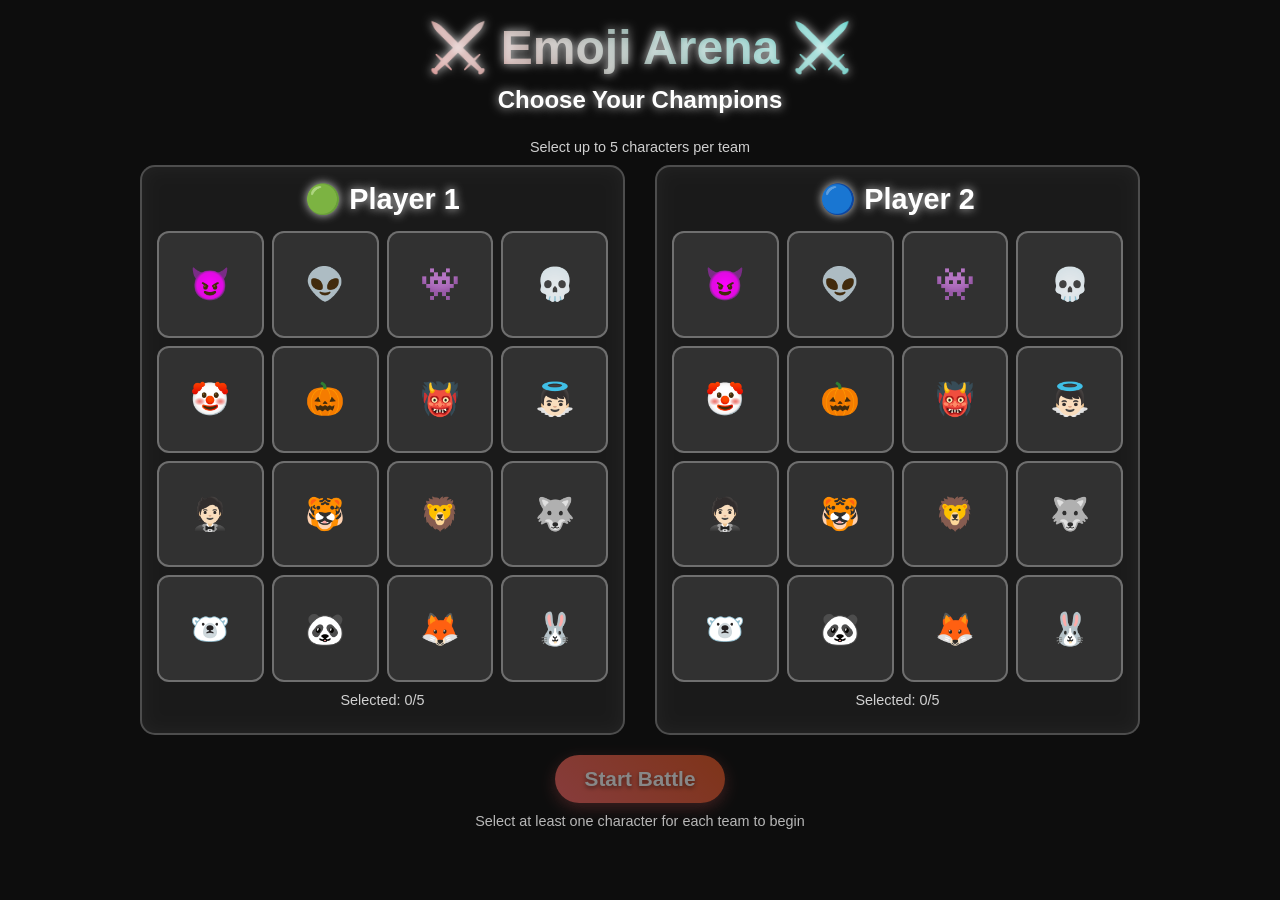
<file: index.html>
<!DOCTYPE html>
<html lang="en">
<head>
  <meta charset="UTF-8" />
  <meta name="viewport" content="width=device-width, initial-scale=1.0" />
  <title>Emoji Arena</title>
  <style>
    :root {
      --player1-color: #4CAF50;
      --player2-color: #2196F3;
      --arena-bg: linear-gradient(135deg, #1e1e2e, #2d2d44);
      --text-glow: 0 0 10px rgba(255, 255, 255, 0.8);
    }

    * {
      box-sizing: border-box;
    }

    body {
      font-family: 'Segoe UI', Tahoma, Geneva, Verdana, sans-serif;
      margin: 0;
      padding: 0;
      overflow: hidden;
      background: var(--arena-bg);
      color: #fff;
      user-select: none;
    }

    /* Character Selection Overlay */
    .overlay {
      position: fixed;
      top: 0;
      left: 0;
      width: 100vw;
      height: 100vh;
      background: rgba(0, 0, 0, 0.95);
      display: flex;
      flex-direction: column;
      align-items: center;
      justify-content: flex-start;
      z-index: 9999;
      overflow-y: auto;
      padding: 10px;
      backdrop-filter: blur(10px);
    }

    .overlay h1 {
      font-size: clamp(1.5rem, 5vw, 3rem);
      margin: 10px 0;
      text-shadow: var(--text-glow);
      background: linear-gradient(45deg, #ff6b6b, #4ecdc4, #45b7d1, #f9ca24);
      background-size: 400% 400%;
      -webkit-background-clip: text;
      -webkit-text-fill-color: transparent;
      background-clip: text;
      animation: gradient 3s ease infinite;
      text-align: center;
    }

    .overlay h2 {
      font-size: clamp(1rem, 3vw, 1.5rem);
      margin: 0 0 15px 0;
      text-shadow: var(--text-glow);
      text-align: center;
    }

    @keyframes gradient {
      0% { background-position: 0% 50%; }
      50% { background-position: 100% 50%; }
      100% { background-position: 0% 50%; }
    }

    .team-select {
      display: flex;
      flex-direction: column;
      width: 100%;
      max-width: 1000px;
      gap: 20px;
    }

    @media (min-width: 768px) {
      .team-select {
        flex-direction: row;
        gap: 30px;
      }
    }

    .team {
      flex: 1;
      min-width: 280px;
      background: rgba(255, 255, 255, 0.1);
      border-radius: 15px;
      padding: 15px;
      backdrop-filter: blur(10px);
      border: 2px solid rgba(255, 255, 255, 0.2);
    }

    .team h3 {
      text-align: center;
      font-size: clamp(1rem, 4vw, 1.8rem);
      margin: 0 0 15px 0;
      text-shadow: var(--text-glow);
    }

    .character-grid {
      display: grid;
      grid-template-columns: repeat(4, 1fr);
      gap: 8px;
      margin-top: 10px;
    }

    @media (min-width: 480px) {
      .character-grid {
        grid-template-columns: repeat(6, 1fr);
      }
    }

    @media (min-width: 768px) {
      .character-grid {
        grid-template-columns: repeat(4, 1fr);
      }
    }

    .char-btn {
      aspect-ratio: 1;
      font-size: clamp(1.2rem, 5vw, 2rem);
      padding: 8px;
      background: rgba(255, 255, 255, 0.1);
      border: 2px solid rgba(255, 255, 255, 0.3);
      border-radius: 12px;
      cursor: pointer;
      color: white;
      transition: all 0.3s ease;
      position: relative;
      overflow: hidden;
      display: flex;
      align-items: center;
      justify-content: center;
      min-height: 45px;
    }

    .char-btn:hover {
      background: rgba(255, 255, 255, 0.2);
      transform: scale(1.05);
      box-shadow: 0 5px 15px rgba(0, 0, 0, 0.3);
    }

    .char-btn:active {
      transform: scale(0.95);
    }

    .char-btn.selected-p1 {
      background: var(--player1-color);
      border-color: var(--player1-color);
      color: white;
      box-shadow: 0 0 20px rgba(76, 175, 80, 0.6);
    }

    .char-btn.selected-p2 {
      background: var(--player2-color);
      border-color: var(--player2-color);
      color: white;
      box-shadow: 0 0 20px rgba(33, 150, 243, 0.6);
    }

    .selection-info {
      text-align: center;
      margin: 10px 0;
      font-size: clamp(0.7rem, 2.5vw, 0.9rem);
      opacity: 0.8;
    }

    .controls {
      margin-top: 20px;
      text-align: center;
      width: 100%;
    }

    .start-btn {
      font-size: clamp(1rem, 3vw, 1.3rem);
      padding: 12px 30px;
      background: linear-gradient(45deg, #ff6b6b, #ee5a24);
      border: none;
      border-radius: 25px;
      color: white;
      cursor: pointer;
      font-weight: bold;
      text-shadow: 0 2px 4px rgba(0, 0, 0, 0.5);
      box-shadow: 0 5px 15px rgba(255, 107, 107, 0.4);
      transition: all 0.3s ease;
      min-width: 150px;
    }

    .start-btn:hover:not(:disabled) {
      transform: translateY(-2px);
      box-shadow: 0 7px 20px rgba(255, 107, 107, 0.6);
    }

    .start-btn:active {
      transform: translateY(0);
    }

    .start-btn:disabled {
      opacity: 0.5;
      cursor: not-allowed;
      transform: none;
    }

    .hint {
      margin: 10px 0 0 0;
      font-size: clamp(0.6rem, 2vw, 0.9rem);
      opacity: 0.7;
      text-align: center;
    }

    /* Arena Container */
    .arena-container {
      width: 100vw;
      height: 100vh;
      display: none;
      flex-direction: column;
      justify-content: center;
      align-items: center;
      padding: 10px;
    }

    .info-header {
      text-align: center;
      font-size: clamp(1rem, 3vw, 1.5rem);
      margin-bottom: 10px;
      text-shadow: var(--text-glow);
      font-weight: bold;
    }

    .hp-area {
      display: flex;
      flex-direction: row;
      justify-content: space-between;
      align-items: flex-start;
      gap: 10px;
      margin-bottom: 15px;
      width: 100%;
      max-width: 100vw;
      min-height: 60px;
      overflow: hidden;
      padding: 0 5px;
      box-sizing: border-box;
    }

    .team-column {
      flex: 1;
      max-width: 48%;
      min-width: 120px;
      overflow: hidden;
    }

    .team-header {
      font-size: clamp(0.8rem, 2.5vw, 1.2rem);
      font-weight: bold;
      text-align: center;
      margin-bottom: 8px;
      color: #fff;
      text-shadow: 0 2px 4px rgba(0, 0, 0, 0.8);
      border-bottom: 2px solid rgba(255, 255, 255, 0.3);
      padding-bottom: 3px;
    }

    .hp-container {
      margin-bottom: 5px;
    }

    .hp-bar-wrapper {
      display: flex;
      align-items: center;
      gap: 5px;
      background: rgba(0, 0, 0, 0.3);
      padding: 3px 6px;
      border-radius: 6px;
      border: 1px solid rgba(255, 255, 255, 0.2);
      margin-bottom: 3px;
    }

    #player1HP .hp-bar-wrapper {
      justify-content: flex-start;
    }

    #player2HP .hp-bar-wrapper {
      justify-content: flex-end;
      flex-direction: row-reverse;
    }

    .character-icon {
      font-size: clamp(1rem, 3vw, 1.5rem);
      min-width: 25px;
      text-align: center;
    }

    .hp-bar {
      background: rgba(0, 0, 0, 0.7);
      height: 16px;
      border-radius: 8px;
      flex: 1;
      min-width: 50px;
      max-width: 120px;
      position: relative;
      border: 1px solid rgba(255, 255, 255, 0.3);
      overflow: hidden;
    }

    .hp-bar .current-hp {
      background: linear-gradient(90deg, #4CAF50, #8BC34A);
      height: 100%;
      position: absolute;
      top: 0;
      left: 0;
      border-radius: 6px;
      transition: width 0.5s ease;
      width: 100%;
    }

    .hp-bar .shield {
      background: linear-gradient(90deg, #fff, #e0e0e0);
      height: 100%;
      position: absolute;
      top: 0;
      right: 0;
      border-radius: 0 6px 6px 0;
      opacity: 0.9;
      width: 0%;
    }

    .hp-bar .fakehp {
      background: linear-gradient(90deg, #ffeb3b, #ffc107);
      height: 100%;
      position: absolute;
      top: 0;
      left: 0;
      border-radius: 6px 0 0 6px;
      opacity: 0.8;
      width: 0%;
    }

    .hp-text {
      font-size: clamp(0.6rem, 2vw, 0.8rem);
      color: #fff;
      min-width: 40px;
      text-align: right;
      font-weight: bold;
      text-shadow: 0 1px 2px rgba(0, 0, 0, 0.8);
    }

    canvas {
      border: 3px solid rgba(255, 255, 255, 0.8);
      border-radius: 10px;
      flex: 1;
      max-width: 95vw;
      max-height: 65vh;
      background: radial-gradient(circle, #2c2c54, #1a1a2e);
      box-shadow: 0 0 30px rgba(0, 0, 0, 0.5);
      transition: all 0.5s ease;
    }

    canvas.hell-trial {
      background: radial-gradient(circle, #4a1a1a, #2a0a0a);
      border-color: #ff4444;
      box-shadow: 0 0 30px rgba(255, 68, 68, 0.5);
    }

    /* Game Over Screen */
    .game-over {
      position: fixed;
      top: 50%;
      left: 50%;
      transform: translate(-50%, -50%);
      background: rgba(0, 0, 0, 0.95);
      padding: 30px;
      border: 3px solid #fff;
      border-radius: 20px;
      text-align: center;
      z-index: 10000;
      backdrop-filter: blur(20px);
      box-shadow: 0 0 50px rgba(0, 0, 0, 0.8);
      display: none;
    }

    .game-over.show {
      display: block;
    }

    .game-over h2 {
      margin: 0 0 20px 0;
      color: #fff;
      font-size: clamp(1.5rem, 5vw, 2.5rem);
      text-shadow: var(--text-glow);
    }

    .game-over .winner {
      font-size: clamp(2rem, 8vw, 4rem);
      margin: 20px 0;
      background: linear-gradient(45deg, #ffd700, #ff8c00);
      -webkit-background-clip: text;
      -webkit-text-fill-color: transparent;
      background-clip: text;
      animation: pulse 2s ease-in-out infinite;
    }

    @keyframes pulse {
      0%, 100% { transform: scale(1); }
      50% { transform: scale(1.05); }
    }

    .reset-btn {
      margin-top: 15px;
      padding: 12px 25px;
      font-size: clamp(0.9rem, 2.5vw, 1.1rem);
      cursor: pointer;
      background: linear-gradient(45deg, #e74c3c, #c0392b);
      color: white;
      border: 2px solid #e74c3c;
      border-radius: 8px;
      transition: all 0.3s ease;
      backdrop-filter: blur(10px);
      font-weight: bold;
    }

    .reset-btn:hover {
      background: linear-gradient(45deg, #c0392b, #a93226);
      transform: translateY(-2px);
      box-shadow: 0 5px 15px rgba(231, 76, 60, 0.4);
    }

    /* Death Animation */
    .death-animation {
      position: absolute;
      pointer-events: none;
      font-size: 48px;
      animation: deathPop 2s ease-out forwards;
      z-index: 1000;
    }

    @keyframes deathPop {
      0% { 
        transform: scale(1) rotate(0deg); 
        opacity: 1; 
      }
      50% { 
        transform: scale(2.5) rotate(180deg); 
        opacity: 0.8; 
      }
      100% { 
        transform: scale(0) rotate(360deg); 
        opacity: 0; 
      }
    }

    /* Status Indicators */
    .status-indicators {
      position: absolute;
      top: 5px;
      right: 5px;
      display: flex;
      gap: 2px;
      flex-wrap: wrap;
      max-width: 60px;
    }

    .status-indicator {
      background: rgba(0, 0, 0, 0.8);
      color: white;
      font-size: 0.6rem;
      padding: 1px 3px;
      border-radius: 3px;
      border: 1px solid rgba(255, 255, 255, 0.3);
    }

    /* Responsive adjustments */
    @media (max-width: 480px) {
      .overlay {
        padding: 5px;
      }
      
      .team {
        padding: 10px;
        min-width: 250px;
      }
      
      .character-grid {
        gap: 5px;
      }
      
      .hp-area {
        gap: 5px;
        margin-bottom: 10px;
      }
      
      canvas {
        max-height: 55vh;
      }
    }

    @media (max-height: 600px) {
      .overlay {
        padding: 5px;
      }
      
      .overlay h1 {
        margin: 5px 0;
      }
      
      .team {
        padding: 10px;
      }
      
      .controls {
        margin-top: 10px;
      }
    }

    /* Character Visual Effects */
    .frozen {
      animation: frozen 2s ease-in-out infinite;
      filter: brightness(0.8) hue-rotate(180deg);
    }

    @keyframes frozen {
      0% { 
        box-shadow: 0 0 15px #87ceeb; 
        filter: brightness(0.8) hue-rotate(180deg);
      }
      50% { 
        box-shadow: 0 0 25px #87ceeb, 0 0 35px #00bfff; 
        filter: brightness(0.6) hue-rotate(180deg);
      }
      100% { 
        box-shadow: 0 0 15px #87ceeb; 
        filter: brightness(0.8) hue-rotate(180deg);
      }
    }

    .blinkFlash {
      animation: blinkFlash 0.3s ease-out;
    }

    @keyframes blinkFlash {
      0% { 
        transform: scale(0) rotate(0deg);
        opacity: 1;
      }
      50% {
        transform: scale(1) rotate(180deg);
        opacity: 0.8;
      }
      100% { 
        transform: scale(0) rotate(360deg);
        opacity: 0;
      }
    }

    .overloadPulse {
      animation: overloadPulse 2s ease-out infinite;
    }

    @keyframes overloadPulse {
      0% { 
        transform: scale(0);
        opacity: 1;
      }
      50% {
        transform: scale(1.2);
        opacity: 0.8;
      }
      100% { 
        transform: scale(2);
        opacity: 0;
      }
    }

    .progressionFlash {
      animation: progressionFlash 0.5s ease-in-out;
    }

    @keyframes progressionFlash {
      0% { box-shadow: 0 0 10px #00ff88; }
      50% { box-shadow: 0 0 30px #00ff88, 0 0 40px #00ff88; }
      100% { box-shadow: 0 0 10px #00ff88; }
    }

    .frenzyBoost {
      animation: frenzyBoost 0.3s ease-out;
    }

    @keyframes frenzyBoost {
      0% { 
        box-shadow: 0 0 15px #ff6600; 
        transform: scale(1.0);
      }
      50% { 
        box-shadow: 0 0 25px #ff6600, 0 0 35px #ff8c00; 
        transform: scale(1.05);
      }
      100% { 
        box-shadow: 0 0 15px #ff6600; 
        transform: scale(1.0);
      }
    }

    .frenzy-low {
      filter: brightness(1.0) saturate(1.0);
    }

    .frenzy-medium {
      filter: brightness(1.2) saturate(1.3) hue-rotate(15deg);
    }

    .frenzy-high {
      filter: brightness(1.5) saturate(1.6) hue-rotate(30deg);
    }

    .frenzy-max {
      filter: brightness(2.0) saturate(2.0) hue-rotate(45deg);
      box-shadow: 0 0 20px #ff6600;
    }

    .burning {
      animation: burning 1s ease-in-out infinite;
    }

    @keyframes burning {
      0% { 
        box-shadow: 0 0 10px #ff4444; 
        filter: brightness(1.0);
      }
      50% { 
        box-shadow: 0 0 20px #ff4444, 0 0 30px #ff6666; 
        filter: brightness(1.3);
      }
      100% { 
        box-shadow: 0 0 10px #ff4444; 
        filter: brightness(1.0);
      }
    }

    .marked {
      animation: marked 2s ease-in-out infinite;
    }

    @keyframes marked {
      0% { box-shadow: 0 0 10px #00bfff; }
      50% { box-shadow: 0 0 20px #00bfff, 0 0 30px #00bfff; }
      100% { box-shadow: 0 0 10px #00bfff; }
    }

    .stunned {
      animation: stunned 0.5s ease-in-out infinite;
    }

    @keyframes stunned {
      0% { transform: scale(1.0) rotate(0deg); }
      25% { transform: scale(0.95) rotate(-2deg); }
      50% { transform: scale(1.0) rotate(0deg); }
      75% { transform: scale(0.95) rotate(2deg); }
      100% { transform: scale(1.0) rotate(0deg); }
    }

    .invulnerable {
      animation: invulnerable 1s ease-in-out infinite;
    }

    @keyframes invulnerable {
      0% { 
        box-shadow: 0 0 15px #ffd700; 
        filter: brightness(1.2);
      }
      50% { 
        box-shadow: 0 0 25px #ffd700, 0 0 35px #ffed4e; 
        filter: brightness(1.5);
      }
      100% { 
        box-shadow: 0 0 15px #ffd700; 
        filter: brightness(1.2);
      }
    }

    .mimicking {
      animation: mimicking 2s ease-in-out infinite;
    }

    @keyframes mimicking {
      0% { 
        transform: scale(1.0);
        filter: hue-rotate(0deg) brightness(1.0);
      }
      50% { 
        transform: scale(1.1);
        filter: hue-rotate(180deg) brightness(1.3);
      }
      100% { 
        transform: scale(1.0);
        filter: hue-rotate(360deg) brightness(1.0);
      }
    }

    .charging {
      animation: charging 1s ease-in-out infinite;
    }

    @keyframes charging {
      0% { 
        box-shadow: 0 0 10px #00ff00; 
        transform: scale(1.0);
      }
      50% { 
        box-shadow: 0 0 20px #00ff00, 0 0 30px #32cd32; 
        transform: scale(1.05);
      }
      100% { 
        box-shadow: 0 0 10px #00ff00; 
        transform: scale(1.0);
      }
    }

    .enraged {
      animation: enraged 0.5s ease-in-out infinite;
    }

    @keyframes enraged {
      0% { 
        box-shadow: 0 0 15px #ff0000; 
        filter: brightness(1.2) saturate(1.5);
      }
      50% { 
        box-shadow: 0 0 25px #ff0000, 0 0 35px #ff4444; 
        filter: brightness(1.5) saturate(2.0);
      }
      100% { 
        box-shadow: 0 0 15px #ff0000; 
        filter: brightness(1.2) saturate(1.5);
      }
    }
  </style>
</head>
<body>
  <div class="overlay" id="characterSelect">
    <h1>⚔️ Emoji Arena ⚔️</h1>
    <h2>Choose Your Champions</h2>
    <div class="selection-info">Select up to 5 characters per team</div>
    <div class="team-select">
      <div class="team">
        <h3>🟢 Player 1</h3>
        <div class="character-grid" id="player1Chars"></div>
        <div class="selection-info">Selected: <span id="p1Count">0</span>/5</div>
      </div>
      <div class="team">
        <h3>🔵 Player 2</h3>
        <div class="character-grid" id="player2Chars"></div>
        <div class="selection-info">Selected: <span id="p2Count">0</span>/5</div>
      </div>
    </div>
    <div class="controls">
      <button class="start-btn" onclick="startGame()" id="startBtn" disabled>Start Battle</button>
      <div class="hint">Select at least one character for each team to begin</div>
    </div>
  </div>

  <div class="arena-container" id="arenaContainer">
    <div class="info-header" id="matchInfo"></div>
    <div class="hp-area">
      <div class="team-column" id="player1HP">
        <div class="team-header">🟢 Player 1</div>
      </div>
      <div class="team-column" id="player2HP">
        <div class="team-header">🔵 Player 2</div>
      </div>
    </div>
    <canvas id="arena"></canvas>
    <div class="status-indicators" id="globalStatus"></div>
  </div>

  <div class="game-over" id="gameOver">
    <h2 id="gameOverTitle">Game Over</h2>
    <div class="winner" id="winnerText"></div>
    <button class="reset-btn" onclick="resetGame()">Play Again</button>
  </div>



  <script>
    // Character definitions with emojis
    const characters = [
      { emoji: "😈", name: "Demonlord" },
      { emoji: "👽", name: "Terestro" },
      { emoji: "👾", name: "Gamemaster" },
      { emoji: "💀", name: "Deathblow" },
      { emoji: "🤡", name: "Mimic" },
      { emoji: "🎃", name: "Tricker" },
      { emoji: "👹", name: "Grinch" },
      { emoji: "👼🏻", name: "Angerus" },
      { emoji: "🤵🏻", name: "Magico" },
      { emoji: "🐯", name: "Clawhard" },
      { emoji: "🦁", name: "Kingstone" },
      { emoji: "🐺", name: "Moonhowl" },
      { emoji: "🐻‍❄️", name: "Antarticus" },
      { emoji: "🐼", name: "Black Spot" },
      { emoji: "🦊", name: "Frenzy" },
      { emoji: "🐰", name: "Hopper" }
    ];

    // Game state
    let selectedP1 = [];
    let selectedP2 = [];
    let ctx, canvas;
    let charactersInArena = [];
    let projectiles = [];
    let gameRunning = false;
    let gameTime = 0;

    // Audio system for sound effects
    class AudioManager {
      constructor() {
        this.audioContext = null;
        this.initAudio();
      }

      initAudio() {
        try {
          this.audioContext = new (window.AudioContext || window.webkitAudioContext)();
        } catch (e) {
          console.warn('Audio not supported');
        }
      }

      playSound(frequency, duration = 0.1, type = 'sine', volume = 0.1) {
        if (!this.audioContext) return;
        
        try {
          const oscillator = this.audioContext.createOscillator();
          const gainNode = this.audioContext.createGain();
          
          oscillator.connect(gainNode);
          gainNode.connect(this.audioContext.destination);
          
          oscillator.frequency.setValueAtTime(frequency, this.audioContext.currentTime);
          oscillator.type = type;
          
          gainNode.gain.setValueAtTime(volume, this.audioContext.currentTime);
          gainNode.gain.exponentialRampToValueAtTime(0.01, this.audioContext.currentTime + duration);
          
          oscillator.start(this.audioContext.currentTime);
          oscillator.stop(this.audioContext.currentTime + duration);
        } catch (e) {
          // Silent fail
        }
      }

      shoot() { this.playSound(660, 0.1, 'square', 0.05); }
      hit() { this.playSound(880, 0.15, 'sawtooth', 0.08); }
      bounce() { this.playSound(220, 0.1, 'triangle', 0.06); }
      death() { this.playSound(110, 0.5, 'sine', 0.1); }
      ability() { this.playSound(1100, 0.2, 'square', 0.07); }
    }

    const audio = new AudioManager();

    // Projectile class for all projectiles
    class Projectile {
      constructor(x, y, vx, vy, emoji, damage, owner, type = 'basic', data = {}) {
        this.x = x;
        this.y = y;
        this.vx = vx;
        this.vy = vy;
        this.emoji = emoji;
        this.damage = damage;
        this.owner = owner;
        this.type = type;
        this.data = { ...data };
        this.bounces = 0;
        this.maxBounces = data.maxBounces || 0;
        this.lifetime = data.lifetime || Infinity;
        this.age = 0;
        this.size = data.size || 16;
        this.canHitOwner = data.canHitOwner || false;
      }

      update() {
        this.x += this.vx;
        this.y += this.vy;
        this.age++;

        if (this.age > this.lifetime) {
          return false;
        }

        // Handle specific projectile types
        if (this.type === "fire") {
          return this.handleFireUpdate();
        }
        
        if (this.type === "star") {
          return this.handleStarUpdate();
        }
        
        if (this.type === "coin" || this.type === "bank") {
          return this.handleCoinUpdate();
        }
        
        if (this.type === "dangerskull") {
          return this.handleDangerskullUpdate();
        }
        
        if (this.type === "redball" || this.type === "balloon") {
          return this.handleMimicProjectileUpdate();
        }
        
        if (this.type === "bat") {
          return this.handleBatUpdate();
        }
        
        if (this.type === "giantboulder" || this.type === "boulder" || this.type === "rock") {
          return this.handleBoulderUpdate();
        }
        
        if (this.type === "blackblock" || this.type === "whiteblock") {
          return this.handleBlockUpdate();
        }
        
        if (this.type === "card") {
          return this.handleCardUpdate();
        }
        
        if (this.type === "windslash") {
          return this.handleWindslashUpdate();
        }
        
        if (this.type === "leo") {
          return this.handleLeoUpdate();
        }
        
        if (this.type === "moon" || this.type === "fullmoon" || this.type === "guaranteedmoon" || this.type === "wolfsense") {
          return this.handleMoonUpdate();
        }
        
        if (this.type === "frozeflake") {
          return this.handleFrozeflakeUpdate();
        }

        // Default projectile behavior
        return true;
      }

      handleFireUpdate() {
        // Check wall collision for fire projectiles
        const margin = this.size;
        let hitWall = false;
        let hitSide = null;

        if (this.x <= margin) {
          hitSide = 'left';
          hitWall = true;
        } else if (this.x >= canvas.width - margin) {
          hitSide = 'right';
          hitWall = true;
        } else if (this.y <= margin) {
          hitSide = 'top';
          hitWall = true;
        } else if (this.y >= canvas.height - margin) {
          hitSide = 'bottom';
          hitWall = true;
        }

        if (hitWall) {
          if (this.owner && this.owner.emoji === "😈") {
            DemonlordModule.handleFireWallHit(this, hitSide);
          }
          return false; // Fire stops when hitting wall
        }

        return true;
      }

      handleStarUpdate() {
        // Check wall collision for star projectiles - stars stop when hitting walls
        const margin = this.size;
        if (this.x <= margin || this.x >= canvas.width - margin ||
            this.y <= margin || this.y >= canvas.height - margin) {
          return false; // Star disappears when hitting wall
        }

        return true;
      }

      handleCoinUpdate() {
        // Banks don't move
        if (this.type === "bank") {
          this.age++;
          return this.age <= this.lifetime;
        }
        
        // Handle coin wall bouncing
        const margin = this.size;
        let hitWall = false;

        if (this.x <= margin) {
          this.x = margin;
          this.vx *= -1;
          hitWall = true;
        } else if (this.x >= canvas.width - margin) {
          this.x = canvas.width - margin;
          this.vx *= -1;
          hitWall = true;
        }

        if (this.y <= margin) {
          this.y = margin;
          this.vy *= -1;
          hitWall = true;
        } else if (this.y >= canvas.height - margin) {
          this.y = canvas.height - margin;
          this.vy *= -1;
          hitWall = true;
        }

        if (hitWall && window.GamemasterModule) {
          return GamemasterModule.handleCoinWallBounce(this);
        }

        return true;
      }

      handleDangerskullUpdate() {
        // Check lifetime
        const currentTime = gameTime;
        if (currentTime - this.data.spawnTime >= this.data.lifetime) {
          // Remove from owner's active list
          if (this.owner && this.owner.abilityData && window.DeathblowModule) {
            DeathblowModule.removeDangerskull(this.owner, this);
          }
          return false;
        }

        // Handle wall bouncing for Dangerskulls
        const margin = this.size;
        let hitWall = false;

        if (this.x <= margin) {
          this.x = margin;
          this.vx *= -1;
          hitWall = true;
        } else if (this.x >= canvas.width - margin) {
          this.x = canvas.width - margin;
          this.vx *= -1;
          hitWall = true;
        }

        if (this.y <= margin) {
          this.y = margin;
          this.vy *= -1;
          hitWall = true;
        } else if (this.y >= canvas.height - margin) {
          this.y = canvas.height - margin;
          this.vy *= -1;
          hitWall = true;
        }

        if (hitWall && window.DeathblowModule) {
          return DeathblowModule.handleDangerskullWallBounce(this);
        }

        return true;
      }

      handleMimicProjectileUpdate() {
        if (this.type === "redball") {
          // Handle wall bouncing for red ball
          const margin = this.size;
          let hitWall = false;

          if (this.x <= margin) {
            this.x = margin;
            this.vx *= -1;
            hitWall = true;
          } else if (this.x >= canvas.width - margin) {
            this.x = canvas.width - margin;
            this.vx *= -1;
            hitWall = true;
          }

          if (this.y <= margin) {
            this.y = margin;
            this.vy *= -1;
            hitWall = true;
          } else if (this.y >= canvas.height - margin) {
            this.y = canvas.height - margin;
            this.vy *= -1;
            hitWall = true;
          }

          if (hitWall && window.MimicModule) {
            return MimicModule.handleRedBallBounce(this);
          }

          return true;
        } else if (this.type === "balloon") {
          // Check wall collision for balloons - they pop
          const margin = this.size;
          if (this.x <= margin || this.x >= canvas.width - margin ||
              this.y <= margin || this.y >= canvas.height - margin) {
            return window.MimicModule ? MimicModule.handleBalloonWallHit(this) : false;
          }

          return true;
        }

        return true;
      }

      handleBatUpdate() {
        // Handle blood sucking behavior
        if (!window.TrickerModule || !TrickerModule.handleBatUpdate(this)) {
          return false;
        }

        // Handle wall bouncing
        const margin = this.size;
        let hitWall = false;

        if (this.x <= margin) {
          this.x = margin;
          this.vx *= -1;
          hitWall = true;
        } else if (this.x >= canvas.width - margin) {
          this.x = canvas.width - margin;
          this.vx *= -1;
          hitWall = true;
        }

        if (this.y <= margin) {
          this.y = margin;
          this.vy *= -1;
          hitWall = true;
        } else if (this.y >= canvas.height - margin) {
          this.y = canvas.height - margin;
          this.vy *= -1;
          hitWall = true;
        }

        if (hitWall && window.TrickerModule) {
          TrickerModule.handleBatWallBounce(this);
        }

        return true;
      }

      handleBoulderUpdate() {
        // Handle wall bouncing and splitting for boulders
        const margin = this.size / 2;
        let hitWall = false;

        if (this.x <= margin) {
          this.x = margin;
          this.vx *= -1;
          hitWall = true;
        } else if (this.x >= canvas.width - margin) {
          this.x = canvas.width - margin;
          this.vx *= -1;
          hitWall = true;
        }

        if (this.y <= margin) {
          this.y = margin;
          this.vy *= -1;
          hitWall = true;
        } else if (this.y >= canvas.height - margin) {
          this.y = canvas.height - margin;
          this.vy *= -1;
          hitWall = true;
        }

        if (hitWall && window.GrinchModule) {
          return GrinchModule.handleBoulderWallBounce(this);
        }

        return true;
      }

      handleBlockUpdate() {
        // Check wall collision - blocks disappear when hitting borders
        const margin = this.size;
        if (this.x <= margin || this.x >= canvas.width - margin ||
            this.y <= margin || this.y >= canvas.height - margin) {
          const index = projectiles.indexOf(this);
          if (index > -1) {
            projectiles.splice(index, 1);
          }
          return false;
        }

        // Enhanced blocks can block other projectiles
        if (this.data.enhanced && this.data.canBlockProjectiles) {
          this.checkProjectileBlocking();
        }

        return true;
      }

      checkProjectileBlocking() {
        // Check collision with other projectiles for enhanced blocks
        projectiles.forEach(otherProjectile => {
          if (otherProjectile === this) return;
          if (otherProjectile.owner === this.owner) return; // Don't block own projectiles
          
          const dx = this.x - otherProjectile.x;
          const dy = this.y - otherProjectile.y;
          const distance = Math.hypot(dx, dy);
          
          if (distance < (this.size + otherProjectile.size)) {
            if (window.KaelModule) {
              KaelModule.handleEnhancedBlockVsProjectile(this, otherProjectile);
            }
          }
        });
      }

      handleCardUpdate() {
        // Check wall collision - cards disappear when hitting borders
        const margin = this.size;
        if (this.x <= margin || this.x >= canvas.width - margin ||
            this.y <= margin || this.y >= canvas.height - margin) {
          const index = projectiles.indexOf(this);
          if (index > -1) {
            projectiles.splice(index, 1);
          }
          return false;
        }

        return true;
      }

      handleWindslashUpdate() {
        // Check wall collision - windslashes disappear when hitting borders
        const margin = this.size;
        if (this.x <= margin || this.x >= canvas.width - margin ||
            this.y <= margin || this.y >= canvas.height - margin) {
          const index = projectiles.indexOf(this);
          if (index > -1) {
            projectiles.splice(index, 1);
          }
          return false;
        }

        return true;
      }

      handleLeoUpdate() {
        // Handle wall bouncing for Leo projectiles
        const margin = this.size;
        let bounced = false;
        
        if (this.x <= margin || this.x >= canvas.width - margin) {
          this.vx = -this.vx;
          this.x = Math.max(margin, Math.min(canvas.width - margin, this.x));
          bounced = true;
        }
        
        if (this.y <= margin || this.y >= canvas.height - margin) {
          this.vy = -this.vy;
          this.y = Math.max(margin, Math.min(canvas.height - margin, this.y));
          bounced = true;
        }
        
        if (bounced && window.KingstoneModule) {
          KingstoneModule.handleLeoBounce(this);
        }

        return true;
      }

      handleMoonUpdate() {
        // Handle guaranteed moon movement
        if (this.type === "guaranteedmoon" && window.MoonhowlModule) {
          return MoonhowlModule.handleGuaranteedMoonUpdate(this);
        }
        
        this.x += this.vx;
        this.y += this.vy;
        this.age++;

        // Handle wall bouncing for regular and full moons
        const margin = this.size;
        let bounced = false;
        
        if (this.x <= margin || this.x >= canvas.width - margin) {
          this.vx = -this.vx;
          this.x = Math.max(margin, Math.min(canvas.width - margin, this.x));
          bounced = true;
        }
        
        if (this.y <= margin || this.y >= canvas.height - margin) {
          this.vy = -this.vy;
          this.y = Math.max(margin, Math.min(canvas.height - margin, this.y));
          bounced = true;
        }
        
        if (bounced) {
          this.data.bounceCount++;
          
          // Handle Full Moon border bouncing
          if (this.type === "fullmoon" && this.data.bounceCount >= this.data.maxBounces) {
            if (window.MoonhowlModule) {
              MoonhowlModule.handleFullMoonBorderHit(this);
            }
            return false;
          }
        }

        // Handle Wolfsense movement
        if (this.type === "wolfsense" && window.MoonhowlModule) {
          // Wolfsense movement is handled in MoonhowlModule.updateWolfsense
          return true;
        }

        return true;
      }

      handleFrozeflakeUpdate() {
        this.x += this.vx;
        this.y += this.vy;
        this.age++;

        // Handle wall bouncing
        const margin = this.size;
        let bounced = false;
        
        if (this.x <= margin || this.x >= canvas.width - margin) {
          this.vx = -this.vx;
          this.x = Math.max(margin, Math.min(canvas.width - margin, this.x));
          bounced = true;
        }
        
        if (this.y <= margin || this.y >= canvas.height - margin) {
          this.vy = -this.vy;
          this.y = Math.max(margin, Math.min(canvas.height - margin, this.y));
          bounced = true;
        }
        
        if (bounced) {
          this.data.bounceCount++;
          
          // Disappear after 5th bounce
          if (this.data.bounceCount >= this.data.maxBounces) {
            const index = projectiles.indexOf(this);
            if (index > -1) {
              projectiles.splice(index, 1);
            }
            
            if (window.AntarticusModule) {
              const frozeIndex = AntarticusModule.frozeflakeProjectiles.indexOf(this);
              if (frozeIndex > -1) {
                AntarticusModule.frozeflakeProjectiles.splice(frozeIndex, 1);
              }
            }
            
            console.log(`❄️ Frozeflake disappeared after ${this.data.bounceCount} bounces`);
            return false;
          }
        }

        return true;
      }

      draw(ctx) {
        ctx.save();
        ctx.font = `${this.size * 2}px serif`;
        ctx.textAlign = "center";
        ctx.textBaseline = "middle";
        
        // Add glow for special projectiles
        if (this.type === 'fire') {
          ctx.shadowColor = "#ff4444";
          ctx.shadowBlur = 10;
        } else if (this.type === 'star') {
          if (this.data.enhanced) {
            ctx.shadowColor = "#ffd700";
            ctx.shadowBlur = 15;
          } else {
            ctx.shadowColor = "#ffffff";
            ctx.shadowBlur = 8;
          }
        } else if (this.type === 'coin') {
          ctx.shadowColor = "#ffd700";
          ctx.shadowBlur = 8;
        } else if (this.type === 'bank') {
          ctx.shadowColor = "#ffff00";
          ctx.shadowBlur = 12;
          // Add pulsing effect for banks
          const pulse = Math.sin(this.age * 0.1) * 0.2 + 1;
          ctx.globalAlpha = pulse;
        } else if (this.type === 'dangerskull') {
          ctx.shadowColor = "#ff0000";
          ctx.shadowBlur = 10;
          // Add pulsing effect for Dangerskulls
          const pulse = Math.sin(this.age * 0.15) * 0.1 + 0.9;
          ctx.globalAlpha = pulse;
        } else if (this.type === 'redball') {
          ctx.shadowColor = "#ff4444";
          ctx.shadowBlur = 8;
        } else if (this.type === 'balloon') {
          ctx.shadowColor = "#ff69b4";
          ctx.shadowBlur = 6;
        } else if (this.type === 'bat') {
          if (this.data.isBloodSucking) {
            ctx.shadowColor = "#8b0000";
            ctx.shadowBlur = 12;
            // Pulsing effect during blood suck
            const pulse = Math.sin(this.age * 0.3) * 0.3 + 0.7;
            ctx.globalAlpha = pulse;
          } else {
            ctx.shadowColor = "#4b0082";
            ctx.shadowBlur = 8;
          }
        } else if (this.type === "giantboulder" || this.type === "boulder" || this.type === "rock") {
          // Boulder effects based on size
          if (this.data.boulderType === "giant") {
            ctx.shadowColor = "#8b4513";
            ctx.shadowBlur = 15;
          } else if (this.data.boulderType === "boulder") {
            ctx.shadowColor = "#8b4513";
            ctx.shadowBlur = 10;
                     } else if (this.data.boulderType === "rock") {
             ctx.shadowColor = "#8b4513";
             ctx.shadowBlur = 5;
           }
        } else if (this.type === "blackblock" || this.type === "whiteblock") {
          // Block effects
          if (this.data.enhanced) {
            if (this.data.blockType === "black") {
              ctx.shadowColor = "#000000";
              ctx.shadowBlur = 15;
            } else {
              ctx.shadowColor = "#ffffff";
              ctx.shadowBlur = 15;
            }
            // Pulsing effect for enhanced blocks
            const pulse = Math.sin(this.age * 0.2) * 0.3 + 0.7;
            ctx.globalAlpha = pulse;
          } else {
            if (this.data.blockType === "black") {
              ctx.shadowColor = "#333333";
              ctx.shadowBlur = 8;
            } else {
              ctx.shadowColor = "#cccccc";
              ctx.shadowBlur = 8;
            }
          }
        } else if (this.type === "card") {
          // Card effects based on suit
          switch (this.data.cardType) {
            case "hearts":
              ctx.shadowColor = "#ff0000";
              ctx.shadowBlur = 10;
              break;
            case "spades":
              ctx.shadowColor = "#000000";
              ctx.shadowBlur = 10;
              break;
            case "clubs":
              ctx.shadowColor = "#008000";
              ctx.shadowBlur = 10;
              break;
            case "diamonds":
              ctx.shadowColor = "#0080ff";
              ctx.shadowBlur = 10;
                           break;
           }
        } else if (this.type === "windslash") {
          // Windslash effects based on Life Surge level
          if (this.data.lifeSurgeLevel >= 3) {
            // Enhanced windslash at 10% HP
            ctx.shadowColor = "#ff6600";
            ctx.shadowBlur = 15;
          } else if (this.data.lifeSurgeLevel >= 1) {
            // Life Surge active
            ctx.shadowColor = "#00ff88";
            ctx.shadowBlur = 10;
                     } else {
             // Normal windslash
             ctx.shadowColor = "#88ccff";
             ctx.shadowBlur = 8;
           }
                 } else if (this.type === "leo") {
           // Leo-specific visual effects
           ctx.shadowColor = "#ffd700"; // Golden glow
           ctx.shadowBlur = 12;
        } else if (this.type === "fullmoon") {
          // Full Moon - bright golden glow
          ctx.shadowColor = "#ffd700";
          ctx.shadowBlur = 20;
        } else if (this.type === "guaranteedmoon") {
          // Guaranteed Moon - red/orange glow
          ctx.shadowColor = "#ff4500";
          ctx.shadowBlur = 15;
        } else if (this.type === "wolfsense") {
          // Wolfsense - eerie blue glow
          ctx.shadowColor = "#00bfff";
          ctx.shadowBlur = 12;
                 } else if (this.type === "moon") {
           // Regular Moon - soft silver glow
           ctx.shadowColor = "#c0c0c0";
           ctx.shadowBlur = 8;
        } else if (this.type === "frozeflake") {
          // Frozeflake - sky blue glow
          ctx.shadowColor = "#87ceeb";
          ctx.shadowBlur = 12;
        }
        
        ctx.fillText(this.emoji, this.x, this.y);
        ctx.restore();
      }

      checkCollision(character) {
        const dx = this.x - character.x;
        const dy = this.y - character.y;
        const distance = Math.hypot(dx, dy);
        return distance < (this.size + character.size);
      }
    }



    // Enhanced Character class with module integration
    class ArenaCharacter {
      constructor(emoji, name, x, y, team) {
        this.emoji = emoji;
        this.name = name;
        this.x = x;
        this.y = y;
        this.vx = (Math.random() * 2 - 1) * 2;
        this.vy = (Math.random() * 2 - 1) * 2;
        this.angle = 0;
        this.team = team;
              // Set HP based on character balance
      this.maxHp = this.getOptimalHP();
      this.hp = this.maxHp;
        this.fakeHp = 0;
        this.shield = 0;
        this.size = 16;
        this.isDead = false;
        this.frozen = false;
        this.frozenUntil = 0;
        this.invulnerable = false;
        this.invulnerableUntil = 0;
        this.lastAbilityTime = 0;
        this.statusEffects = new Map();
        this.abilityData = {};

              // Initialize character-specific abilities using modules
      this.initializeAbilities();
    }

    getOptimalHP() {
      // Balanced HP values for exciting 1-3 minute battles
      const hpValues = {
        // HIGH HP - Low/Moderate damage characters
        "😈": 120, // Demonlord - Fire + Hell's Trial (medium burst)
        "👽": 100, // Terestro - Stars + Galactic Overload (moderate)
        "👾": 110, // Gamemaster - Coins + Game Buster (burst potential)
        "🤡": 95,  // Mimic - Ball + Balloons (moderate sustain)
        "🎃": 105, // Tricker - Bat + Blood Suck (moderate control)
        "👹": 125, // Grinch - Boulders + Healing (high damage + sustain)
        "👼🏻": 100, // Kael - Blocks + Divine Heal (balanced + sustain)
        "🤵🏻": 110, // Magico - Cards (moderate + utility)
        "🐼": 90,  // Black Spot - Low damage + Annoyed Spot burst
        "🦁": 80,  // Kingstone - Starts weak, scales with Pride
        "🐰": 115, // Hopper - Distance-based (variable but can be high)
        
        // MEDIUM HP - High damage potential
        "💀": 85,  // Deathblow - High direct damage + skulls
        "🐺": 130, // Moonhowl - Speed stacking + guaranteed strikes
        "🐻‍❄️": 95, // Antarticus - Freeze control + execution
        
        // LOW HP - Exponential scaling characters  
        "🐯": 70,  // Clawhard - Life Surge makes him tankier + infinite scaling
        "🦊": 60   // Frenzy - Lowest HP but highest scaling potential
      };
      
      return hpValues[this.emoji] || 100; // Default fallback
    }

    initializeAbilities() {
        // Base initialization
        this.abilityData = {
          initialized: true
        };

        // Initialize character-specific abilities using modules
        if (window.DemonlordModule) {
          DemonlordModule.initializeAbilities(this);
        }
        if (window.TerestroModule) {
          TerestroModule.initializeAbilities(this);
        }
        if (window.GamemasterModule) {
          GamemasterModule.initializeAbilities(this);
        }
        if (window.DeathblowModule) {
          DeathblowModule.initializeAbilities(this);
        }
        if (window.MimicModule) {
          MimicModule.initializeAbilities(this);
        }
        if (window.TrickerModule) {
          TrickerModule.initializeAbilities(this);
        }
        if (window.GrinchModule) {
          GrinchModule.initializeAbilities(this);
        }
        if (window.KaelModule) {
          KaelModule.initializeAbilities(this);
        }
        if (window.MagicoModule) {
          MagicoModule.initializeAbilities(this);
        }
        if (window.ClawhardModule) {
          ClawhardModule.initializeAbilities(this);
        }
        if (window.KingstoneModule) {
          KingstoneModule.initializeAbilities(this);
        }
        if (window.MoonhowlModule) {
          MoonhowlModule.initializeAbilities(this);
        }
        if (window.AntarticusModule) {
          AntarticusModule.initializeAbilities(this);
        }
        if (window.BlackSpotModule) {
          BlackSpotModule.initializeAbilities(this);
        }
        if (window.FrenzyModule) {
          FrenzyModule.initializeAbilities(this);
        }
        if (window.HopperModule) {
          HopperModule.initializeAbilities(this);
        }
        // Additional character modules will be added here
      }

      update() {
        if (this.isDead) return;

        // Handle frozen state
        // Handle freeze status
        if (this.isFrozen) {
          if (gameTime < this.frozenUntil) {
            // Still frozen - skip movement and abilities
            this.freezeTime = Math.max(0, this.freezeTime - 1);
            return;
          } else {
            // Freeze expired
            this.isFrozen = false;
            this.freezeTime = 0;
            
            // Remove visual freeze effect
            if (this.element) {
              this.element.classList.remove('frozen');
            }
            
            console.log(`❄️ Character unfrozen`);
          }
        }

        // Handle invulnerability
        if (this.invulnerable && gameTime < this.invulnerableUntil) {
          // Still invulnerable
        } else {
          this.invulnerable = false;
        }

        // Basic movement
        this.x += this.vx;
        this.y += this.vy;

        // Wall collision (skip for Hopper - uses custom system)
        if (!this.hopperOverride) {
          const r = this.size;
          if (this.x < r) {
            this.x = r;
            this.vx *= -1;
            this.handleWallCollision('left');
          } else if (this.x > canvas.width - r) {
            this.x = canvas.width - r;
            this.vx *= -1;
            this.handleWallCollision('right');
          }

          if (this.y < r) {
            this.y = r;
            this.vy *= -1;
            this.handleWallCollision('top');
          } else if (this.y > canvas.height - r) {
            this.y = canvas.height - r;
            this.vy *= -1;
            this.handleWallCollision('bottom');
          }
        }

        this.angle += 0.05;

        // Handle abilities using modules
        this.handleAbilities();
      }

      handleWallCollision(side) {
        // Character-specific wall collision handling
        if (window.DeathblowModule) {
          DeathblowModule.handleWallCollision(this, side);
        }
        if (window.TrickerModule) {
          TrickerModule.handleWallCollision(this, side);
        }
      }

      handleAbilities() {
        // Handle abilities using character modules
        if (window.DemonlordModule) {
          DemonlordModule.handleAbilities(this);
        }
        if (window.TerestroModule) {
          TerestroModule.handleAbilities(this);
        }
        if (window.GamemasterModule) {
          GamemasterModule.handleAbilities(this);
        }
        if (window.DeathblowModule) {
          DeathblowModule.handleAbilities(this);
        }
        if (window.MimicModule) {
          MimicModule.handleAbilities(this);
        }
        if (window.TrickerModule) {
          TrickerModule.handleAbilities(this);
        }
        if (window.GrinchModule) {
          GrinchModule.handleAbilities(this);
        }
        if (window.KaelModule) {
          KaelModule.handleAbilities(this);
        }
        if (window.MagicoModule) {
          MagicoModule.handleAbilities(this);
        }
        if (window.ClawhardModule) {
          ClawhardModule.handleAbilities(this);
        }
        if (window.KingstoneModule) {
          KingstoneModule.handleAbilities(this);
        }
        if (window.MoonhowlModule) {
          MoonhowlModule.handleAbilities(this);
        }
        if (window.AntarticusModule) {
          AntarticusModule.handleAbilities(this);
        }
        if (window.BlackSpotModule) {
          BlackSpotModule.handleAbilities(this);
        }
        if (window.FrenzyModule) {
          FrenzyModule.handleAbilities(this);
        }
        if (window.HopperModule) {
          HopperModule.handleAbilities(this);
        }
        // Additional character modules will be called here
      }

      takeDamage(amount, source = null) {
        if (this.isDead || this.invulnerable) return false;
        
        // Handle character-specific damage tracking
        if (window.KaelModule) {
          KaelModule.handleDamageReceived(this, amount);
        }
        
        // Handle Black Spot hit tracking
        if (window.BlackSpotModule) {
          BlackSpotModule.handleHitReceived(this);
        }
        
        // Apply damage to fake HP first, then real HP
        if (this.fakeHp > 0) {
          const fakeReduction = Math.min(this.fakeHp, amount);
          this.fakeHp -= fakeReduction;
          amount -= fakeReduction;
        }
        
        if (amount > 0) {
          this.hp -= amount;
          if (this.hp <= 0) {
            this.hp = 0;
            this.die();
          }
        }
        
        return true;
      }

      heal(amount) {
        this.hp = Math.min(this.maxHp, this.hp + amount);
      }

      addFakeHp(amount) {
        this.fakeHp = Math.min(this.maxHp - this.hp, this.fakeHp + amount);
      }

      freeze(duration) {
        this.isFrozen = true;
        this.freezeTime = duration;
        this.frozenUntil = gameTime + duration;
        
        // Add visual freeze effect
        if (this.element) {
          this.element.classList.add('frozen');
        }
        
        console.log(`❄️ Character frozen for ${duration/60} seconds`);
      }

      die() {
        this.isDead = true;
        audio.death();
        
        // Handle character-specific death effects
        if (window.DemonlordModule) {
          DemonlordModule.handleCharacterDeath(this);
        }
        if (window.TerestroModule) {
          TerestroModule.handleCharacterDeath(this);
        }
        if (window.GamemasterModule) {
          GamemasterModule.handleCharacterDeath(this);
        }
        if (window.DeathblowModule) {
          DeathblowModule.handleCharacterDeath(this);
        }
        if (window.MimicModule) {
          MimicModule.handleCharacterDeath(this);
        }
        if (window.TrickerModule) {
          TrickerModule.handleCharacterDeath(this);
        }
        if (window.GrinchModule) {
          GrinchModule.handleCharacterDeath(this);
        }
        if (window.KaelModule) {
          KaelModule.handleCharacterDeath(this);
        }
        if (window.MagicoModule) {
          MagicoModule.handleCharacterDeath(this);
        }
        if (window.ClawhardModule) {
          ClawhardModule.handleCharacterDeath(this);
        }
        if (window.KingstoneModule) {
          KingstoneModule.handleCharacterDeath(this);
        }
        if (window.MoonhowlModule) {
          MoonhowlModule.handleCharacterDeath(this);
        }
        if (window.AntarticusModule) {
          AntarticusModule.handleCharacterDeath(this);
        }
        if (window.BlackSpotModule) {
          BlackSpotModule.handleCharacterDeath(this);
        }
        if (window.FrenzyModule) {
          FrenzyModule.handleCharacterDeath(this);
        }
        if (window.HopperModule) {
          HopperModule.handleCharacterDeath(this);
        }
        
        // Create death animation
        this.createDeathAnimation();
        
        // Check win condition after delay
        setTimeout(() => {
          checkWinCondition();
        }, 5000); // 5 second delay as specified
      }

      createDeathAnimation() {
        const rect = canvas.getBoundingClientRect();
        const deathAnim = document.createElement('div');
        deathAnim.className = 'death-animation';
        deathAnim.textContent = this.emoji;
        deathAnim.style.left = `${rect.left + this.x - 24}px`;
        deathAnim.style.top = `${rect.top + this.y - 24}px`;
        document.body.appendChild(deathAnim);
        
        setTimeout(() => {
          deathAnim.remove();
        }, 2000);
      }

      draw(ctx) {
        if (this.isDead) return;
        
        ctx.save();
        
        // Glow effects for special states
        if (this.invulnerable) {
          ctx.shadowColor = "#ffffff";
          ctx.shadowBlur = 10;
        }
        
        if (this.frozen) {
          ctx.shadowColor = "#00ffff";
          ctx.shadowBlur = 8;
        }
        
        ctx.translate(this.x, this.y);
        ctx.rotate(this.angle);
        ctx.font = "32px serif";
        ctx.textAlign = "center";
        ctx.textBaseline = "middle";
        
        ctx.fillText(this.emoji, 0, 0);
        
        ctx.restore();
      }

      getNearestEnemy() {
        let nearest = null;
        let minDistance = Infinity;
        
        charactersInArena.forEach(c => {
          if (c.team !== this.team && !c.isDead) {
            const distance = Math.hypot(c.x - this.x, c.y - this.y);
            if (distance < minDistance) {
              minDistance = distance;
              nearest = c;
            }
          }
        });
        
        return nearest;
      }
    }
  </script>

  <!-- Character Modules - Load after Projectile class is defined -->
  <script src="demonlord.js"></script>
  <script src="terestro.js"></script>
  <script src="gamemaster.js"></script>
  <script src="deathblow.js"></script>
  <script src="mimic.js"></script>
  <script src="tricker.js"></script>
  <script src="grinch.js"></script>
  <script src="kael.js"></script>
  <script src="magico.js"></script>
  <script src="clawhard.js"></script>
  <script src="kingstone.js"></script>
  <script src="moonhowl.js"></script>
  <script src="antarticus.js"></script>
  <script src="blackspot.js"></script>
  <script src="frenzy.js"></script>
  <script src="hopper.js"></script>

  <script>
    // Character selection functions
    function createCharacterGrid(id, team) {
      const container = document.getElementById(id);
      container.innerHTML = "";
      
      characters.forEach(char => {
        const btn = document.createElement("button");
        btn.classList.add("char-btn");
        btn.textContent = char.emoji;
        btn.title = char.name;
        btn.onclick = () => selectCharacter(char, team);
        container.appendChild(btn);
      });
    }

    function selectCharacter(char, team) {
      if (team === 1) {
        const index = selectedP1.findIndex(c => c.emoji === char.emoji);
        if (index !== -1) {
          selectedP1.splice(index, 1);
        } else if (selectedP1.length < 5 && !selectedP2.some(c => c.emoji === char.emoji)) {
          selectedP1.push(char);
        }
      } else if (team === 2) {
        const index = selectedP2.findIndex(c => c.emoji === char.emoji);
        if (index !== -1) {
          selectedP2.splice(index, 1);
        } else if (selectedP2.length < 5 && !selectedP1.some(c => c.emoji === char.emoji)) {
          selectedP2.push(char);
        }
      }
      
      updateDisplay();
    }

    function updateDisplay() {
      // Update counters
      document.getElementById('p1Count').textContent = selectedP1.length;
      document.getElementById('p2Count').textContent = selectedP2.length;
      
      // Update button highlights
      document.querySelectorAll(".char-btn").forEach(btn => {
        btn.classList.remove("selected-p1", "selected-p2");
        const emoji = btn.textContent;
        
        if (selectedP1.some(c => c.emoji === emoji)) {
          btn.classList.add("selected-p1");
        }
        if (selectedP2.some(c => c.emoji === emoji)) {
          btn.classList.add("selected-p2");
        }
      });
      
      // Update start button
      const startBtn = document.getElementById('startBtn');
      startBtn.disabled = selectedP1.length === 0 || selectedP2.length === 0;
    }

    function startGame() {
      if (selectedP1.length === 0 || selectedP2.length === 0) {
        return;
      }
      
      // Initialize audio context on user interaction
      if (audio.audioContext && audio.audioContext.state === 'suspended') {
        audio.audioContext.resume();
      }
      
      // Hide selection overlay and show arena
      document.getElementById("characterSelect").style.display = "none";
      document.getElementById("arenaContainer").style.display = "flex";
      
      // Set match info
      const info = selectedP1.length > 1 || selectedP2.length > 1 ?
        `Team Battle: ${selectedP1.length} vs ${selectedP2.length}` : 
        `${selectedP1[0].emoji} VS ${selectedP2[0].emoji}`;
      document.getElementById("matchInfo").textContent = info;
      
      // Create HP displays
      createHPDisplays();
      
      // Initialize canvas
      canvas = document.getElementById("arena");
      canvas.width = Math.min(window.innerWidth * 0.9, 1000);
      canvas.height = Math.min(window.innerHeight * 0.6, 600);
      ctx = canvas.getContext("2d");
      
      // Create characters
      charactersInArena = [];
      projectiles = [];
      gameTime = 0;
      
      // Position team 1
      const gapX1 = canvas.width / (selectedP1.length + 1);
      selectedP1.forEach((char, i) => {
        charactersInArena.push(new ArenaCharacter(
          char.emoji, char.name,
          gapX1 * (i + 1), canvas.height * 0.2, 1
        ));
      });
      
      // Position team 2
      const gapX2 = canvas.width / (selectedP2.length + 1);
      selectedP2.forEach((char, i) => {
        charactersInArena.push(new ArenaCharacter(
          char.emoji, char.name,
          gapX2 * (i + 1), canvas.height * 0.8, 2
        ));
      });
      
      gameRunning = true;
      requestAnimationFrame(gameLoop);
    }

    function createHPDisplays() {
      const hp1 = document.getElementById("player1HP");
      const hp2 = document.getElementById("player2HP");
      
      // Clear existing content except headers
      hp1.innerHTML = '<div class="team-header">🟢 Player 1</div>';
      hp2.innerHTML = '<div class="team-header">🔵 Player 2</div>';
      
      selectedP1.forEach(char => {
        const div = document.createElement('div');
        div.className = 'hp-container';
        div.innerHTML = `
          <div class="hp-bar-wrapper">
            <div class="character-icon">${char.emoji}</div>
            <div class="hp-bar">
              <div class="current-hp"></div>
              <div class="fakehp"></div>
              <div class="shield"></div>
            </div>
            <div class="hp-text">100</div>
          </div>
        `;
        hp1.appendChild(div);
      });
      
      selectedP2.forEach(char => {
        const div = document.createElement('div');
        div.className = 'hp-container';
        div.innerHTML = `
          <div class="hp-bar-wrapper">
            <div class="character-icon">${char.emoji}</div>
            <div class="hp-bar">
              <div class="current-hp"></div>
              <div class="fakehp"></div>
              <div class="shield"></div>
            </div>
            <div class="hp-text">100</div>
          </div>
        `;
        hp2.appendChild(div);
      });
    }

    function updateHPDisplays() {
      const hp1Elements = document.querySelectorAll("#player1HP .hp-container");
      const hp2Elements = document.querySelectorAll("#player2HP .hp-container");
      
      selectedP1.forEach((char, i) => {
        const character = charactersInArena.find(c => c.emoji === char.emoji && c.team === 1);
        if (character && hp1Elements[i]) {
          updateCharacterStatus(hp1Elements[i], character);
        }
      });
      
      selectedP2.forEach((char, i) => {
        const character = charactersInArena.find(c => c.emoji === char.emoji && c.team === 2);
        if (character && hp2Elements[i]) {
          updateCharacterStatus(hp2Elements[i], character);
        }
      });
    }

    function updateCharacterStatus(element, character) {
      const currentHp = element.querySelector('.current-hp');
      const fakeHp = element.querySelector('.fakehp');
      const shield = element.querySelector('.shield');
      const hpText = element.querySelector('.hp-text');
      
      const hpPercentage = (character.hp / character.maxHp) * 100;
      const fakePercentage = (character.fakeHp / character.maxHp) * 100;
      const shieldPercentage = (character.shield / character.maxHp) * 100;
      
      currentHp.style.width = `${hpPercentage}%`;
      fakeHp.style.width = `${fakePercentage}%`;
      shield.style.width = `${shieldPercentage}%`;
      hpText.textContent = Math.ceil(character.hp);
      
      if (character.isDead) {
        element.style.opacity = '0.3';
      }
    }

    // Projectile hit handling
    function handleProjectileHit(projectile, character) {
      if (character.isDead || character.invulnerable) return;
      if (character === projectile.owner && !projectile.canHitOwner) return;
      
      // Check for Mimic immunity during mimicry
      if (window.MimicModule && MimicModule.handleProjectileVsMimic(projectile, character)) {
        return; // Projectile passes through mimicking Mimic
      }
      
      // Handle fire projectiles
      if (projectile.type === "fire" && window.DemonlordModule) {
        DemonlordModule.handleFireHit(projectile, character);
        
        // Remove the projectile after hit
        const index = projectiles.indexOf(projectile);
        if (index > -1) {
          projectiles.splice(index, 1);
        }
        return;
      }
      
      // Handle star projectiles
      if (projectile.type === "star" && window.TerestroModule) {
        TerestroModule.handleStarHit(projectile, character);
        
        // Remove the projectile after hit
        const index = projectiles.indexOf(projectile);
        if (index > -1) {
          projectiles.splice(index, 1);
        }
        return;
      }
      
      // Handle coin projectiles
      if (projectile.type === "coin" && window.GamemasterModule) {
        GamemasterModule.handleCoinHit(projectile, character);
        
        // Remove the projectile after hit
        const index = projectiles.indexOf(projectile);
        if (index > -1) {
          projectiles.splice(index, 1);
        }
        return;
      }
      
      // Handle bank projectiles
      if (projectile.type === "bank" && window.GamemasterModule) {
        GamemasterModule.handleBankHit(projectile, character);
        return; // Banks are removed within the handler if collected
      }
      
      // Handle dangerskull projectiles
      if (projectile.type === "dangerskull" && window.DeathblowModule) {
        DeathblowModule.handleDangerskullHit(projectile, character);
        return; // Dangerskulls are removed within the handler
      }
      
      // Handle red ball projectiles
      if (projectile.type === "redball" && window.MimicModule) {
        MimicModule.handleRedBallHit(projectile, character);
        return; // Red ball continues bouncing unless 10th hit
      }
      
      // Handle balloon projectiles
      if (projectile.type === "balloon" && window.MimicModule) {
        MimicModule.handleBalloonHit(projectile, character);
        return; // Balloons pop on hit
      }
      
      // Handle bat projectiles
      if (projectile.type === "bat" && window.TrickerModule) {
        TrickerModule.handleBatHit(projectile, character);
        return; // Bat continues bouncing
      }
      
      // Handle boulder projectiles (giant boulder, boulder, rock)
      if ((projectile.type === "giantboulder" || projectile.type === "boulder" || projectile.type === "rock") && window.GrinchModule) {
        GrinchModule.handleBoulderHit(projectile, character);
        return; // Boulders are removed or split within handler
      }
      
      // Handle block projectiles (black and white blocks)
      if ((projectile.type === "blackblock" || projectile.type === "whiteblock") && window.KaelModule) {
        KaelModule.handleBlockHit(projectile, character);
        return; // Blocks are removed within handler
      }
      
      // Handle card projectiles
      if (projectile.type === "card" && window.MagicoModule) {
        MagicoModule.handleCardHit(projectile, character);
        return; // Cards are removed within handler
      }
      
      // Handle windslash projectiles
      if (projectile.type === "windslash" && window.ClawhardModule) {
        ClawhardModule.handleWindslashHit(projectile, character);
        return; // Windslashes are removed within handler
      }
      
      // Handle Leo projectiles
      if (projectile.type === "leo" && window.KingstoneModule) {
        KingstoneModule.handleLeoHit(projectile, character);
        return; // Leo evolution handled within module
      }
      
      // Handle moon projectiles
      if (projectile.type === "moon" && window.MoonhowlModule) {
        MoonhowlModule.handleMoonHit(projectile, character);
        return; // Moons are removed within handler
      }
      
      // Handle Full Moon projectiles
      if (projectile.type === "fullmoon" && window.MoonhowlModule) {
        MoonhowlModule.handleFullMoonHit(projectile, character);
        return; // Full Moons are removed within handler
      }
      
      // Handle Frozeflake projectiles
      if (projectile.type === "frozeflake" && window.AntarticusModule) {
        AntarticusModule.handleFrozeflakeHit(projectile, character);
        return; // Frozeflakes are removed within handler
      }
      
      // Default projectile hit
      character.takeDamage(projectile.damage, projectile.owner);
      audio.hit();
    }

    // Collision detection
    function handleCharacterCollisions() {
      const CHARACTER_RADIUS = 16;
      const MIN_DISTANCE = CHARACTER_RADIUS * 2;
      const BUMP_FORCE = 0.5;
      
      for (let i = 0; i < charactersInArena.length; i++) {
        for (let j = i + 1; j < charactersInArena.length; j++) {
          const a = charactersInArena[i];
          const b = charactersInArena[j];
          
          if (a.isDead || b.isDead) continue;
          
          const dx = a.x - b.x;
          const dy = a.y - b.y;
          const distance = Math.hypot(dx, dy);
          
          if (distance < MIN_DISTANCE) {
            const angle = Math.atan2(dy, dx);
            const overlap = MIN_DISTANCE - distance;
            
            // Push apart
            const pushX = Math.cos(angle) * (overlap / 2);
            const pushY = Math.sin(angle) * (overlap / 2);
            a.x += pushX;
            a.y += pushY;
            b.x -= pushX;
            b.y -= pushY;
            
            // Clamp positions
            a.x = Math.max(CHARACTER_RADIUS, Math.min(canvas.width - CHARACTER_RADIUS, a.x));
            a.y = Math.max(CHARACTER_RADIUS, Math.min(canvas.height - CHARACTER_RADIUS, a.y));
            b.x = Math.max(CHARACTER_RADIUS, Math.min(canvas.width - CHARACTER_RADIUS, b.x));
            b.y = Math.max(CHARACTER_RADIUS, Math.min(canvas.height - CHARACTER_RADIUS, b.y));
            
            // Apply bump force
            a.vx = (a.vx + Math.cos(angle) * BUMP_FORCE) * 0.8;
            a.vy = (a.vy + Math.sin(angle) * BUMP_FORCE) * 0.8;
            b.vx = (b.vx - Math.cos(angle) * BUMP_FORCE) * 0.8;
            b.vy = (b.vy - Math.sin(angle) * BUMP_FORCE) * 0.8;
            
            // Handle collision-based abilities
            if (a.team !== b.team) {
              handleCharacterHit(a, b);
              handleCharacterHit(b, a);
            }
          }
        }
      }
    }

    function handleCharacterHit(attacker, victim) {
      // Handle character-specific collision damage
      if (attacker.emoji === "💀" && window.DeathblowModule) {
        DeathblowModule.handleEnemyHit(attacker, victim);
      } else if (attacker.emoji === "🦁" && window.KingstoneModule) {
        // Handle Kingstone direct hits
        if (attacker.abilityData && attacker.abilityData.isPrideLeader) {
          const handled = KingstoneModule.handleDirectHit(attacker, victim);
          if (!handled) {
            // Fallback to basic damage if hit was on cooldown
            victim.takeDamage(1, attacker);
            audio.hit();
          }
        } else if (attacker.abilityData && !attacker.abilityData.isPrideLeader) {
          // Handle Pride member hits
          const handled = KingstoneModule.handlePrideMemberHit(attacker, victim);
          if (!handled) {
            // Fallback to basic damage if hit was on cooldown
            victim.takeDamage(1, attacker);
            audio.hit();
          }
                   } else {
             // Basic collision damage for other lions
             victim.takeDamage(1, attacker);
             audio.hit();
           }
                 } else if (victim.emoji === "🐺" && window.MoonhowlModule) {
           // Handle Wolfsense removal when Moonhowl is hit
           MoonhowlModule.handleWolfsenseRemoval(victim);
           // Basic collision damage
           victim.takeDamage(1, attacker);
           audio.hit();
                 } else if (attacker.emoji === "🐻‍❄️" && window.AntarticusModule) {
            // Handle Antarticus direct hits (only when enemy is frozen)
            const handled = AntarticusModule.handleDirectHit(attacker, victim);
            if (!handled) {
              // No direct hit damage if enemy not frozen
              // Don't deal basic collision damage either
            }
                 } else if (attacker.emoji === "🐼" && window.BlackSpotModule) {
             // Handle Black Spot direct hits
             const handled = BlackSpotModule.handleDirectHit(attacker, victim);
             if (!handled) {
               // Fallback to basic damage if hit was on cooldown
               victim.takeDamage(1, attacker);
               audio.hit();
             }
        } else if (attacker.emoji === "🦊" && window.FrenzyModule) {
             // Handle Frenzy direct hits with speed stacking
             const handled = FrenzyModule.handleDirectHit(attacker, victim);
             if (!handled) {
               // Fallback to basic damage if hit was on cooldown
               victim.takeDamage(1, attacker);
               audio.hit();
             }
        } else {
          // Basic collision damage for other characters
          victim.takeDamage(1, attacker);
          audio.hit();
        }
    }

    // Game loop
    const MAX_SPEED = 3;
    const FRICTION = 0.98;

    function gameLoop() {
      if (!gameRunning) return;
      
      gameTime++;
      
      // Clear canvas
      ctx.clearRect(0, 0, canvas.width, canvas.height);
      
      // Apply Hell's Trial damage
      if (window.DemonlordModule) {
        DemonlordModule.applyHellsTrialDamage();
      }
      
      // Update and draw characters
      charactersInArena.forEach(c => {
        if (!c.isDead) {
          // Apply friction
          c.vx *= FRICTION;
          c.vy *= FRICTION;
          
          // Cap speed
          const speed = Math.hypot(c.vx, c.vy);
          if (speed > MAX_SPEED) {
            const angle = Math.atan2(c.vy, c.vx);
            c.vx = Math.cos(angle) * MAX_SPEED;
            c.vy = Math.sin(angle) * MAX_SPEED;
          }
          
          c.update();
          
          // Check leaf consumption for Black Spot
          if (window.BlackSpotModule) {
            BlackSpotModule.checkLeafConsumption(c);
          }
          
          c.draw(ctx);
          
          // Draw character-specific overlays
          if (window.TrickerModule) {
            TrickerModule.drawWebs(ctx, c);
            TrickerModule.drawClone(ctx, c);
          }
          if (window.GrinchModule) {
            GrinchModule.drawBloodDrops(ctx, c);
          }
        }
      });
      
      // Update and draw projectiles
      projectiles = projectiles.filter(p => {
        if (!p.update()) return false;
        
        // Check collision with characters
        charactersInArena.forEach(char => {
          if (p.checkCollision(char)) {
            handleProjectileHit(p, char);
          }
        });
        
        p.draw(ctx);
        return true;
      });
      
      // Handle character collisions
      handleCharacterCollisions();
      
      // Update HP displays
      updateHPDisplays();
      
      requestAnimationFrame(gameLoop);
    }

    function checkWinCondition() {
      const team1Alive = charactersInArena.filter(c => c.team === 1 && !c.isDead);
      const team2Alive = charactersInArena.filter(c => c.team === 2 && !c.isDead);
      
      if (team1Alive.length === 0 || team2Alive.length === 0) {
        gameRunning = false;
        
        const winner = team1Alive.length > 0 ? "🟢 Player 1" : "🔵 Player 2";
        document.getElementById("winnerText").textContent = `${winner} Wins!`;
        document.getElementById("gameOver").classList.add("show");
      }
    }

    function resetGame() {
      gameRunning = false;
      charactersInArena = [];
      projectiles = [];
      gameTime = 0;
      
      // Reset arena visual effects
      const canvas = document.getElementById('arena');
      canvas.classList.remove('hell-trial');
      
      document.getElementById('gameOver').classList.remove('show');
      document.getElementById('characterSelect').style.display = 'flex';
      document.getElementById('arenaContainer').style.display = 'none';
      
      selectedP1 = [];
      selectedP2 = [];
      updateDisplay();
    }
  </script>

  <!-- Character Modules - Load after all classes are defined -->
  <script>
    // Initialize the game
    createCharacterGrid("player1Chars", 1);
    createCharacterGrid("player2Chars", 2);
    updateDisplay();
  </script>
</body>
</html>
</file>
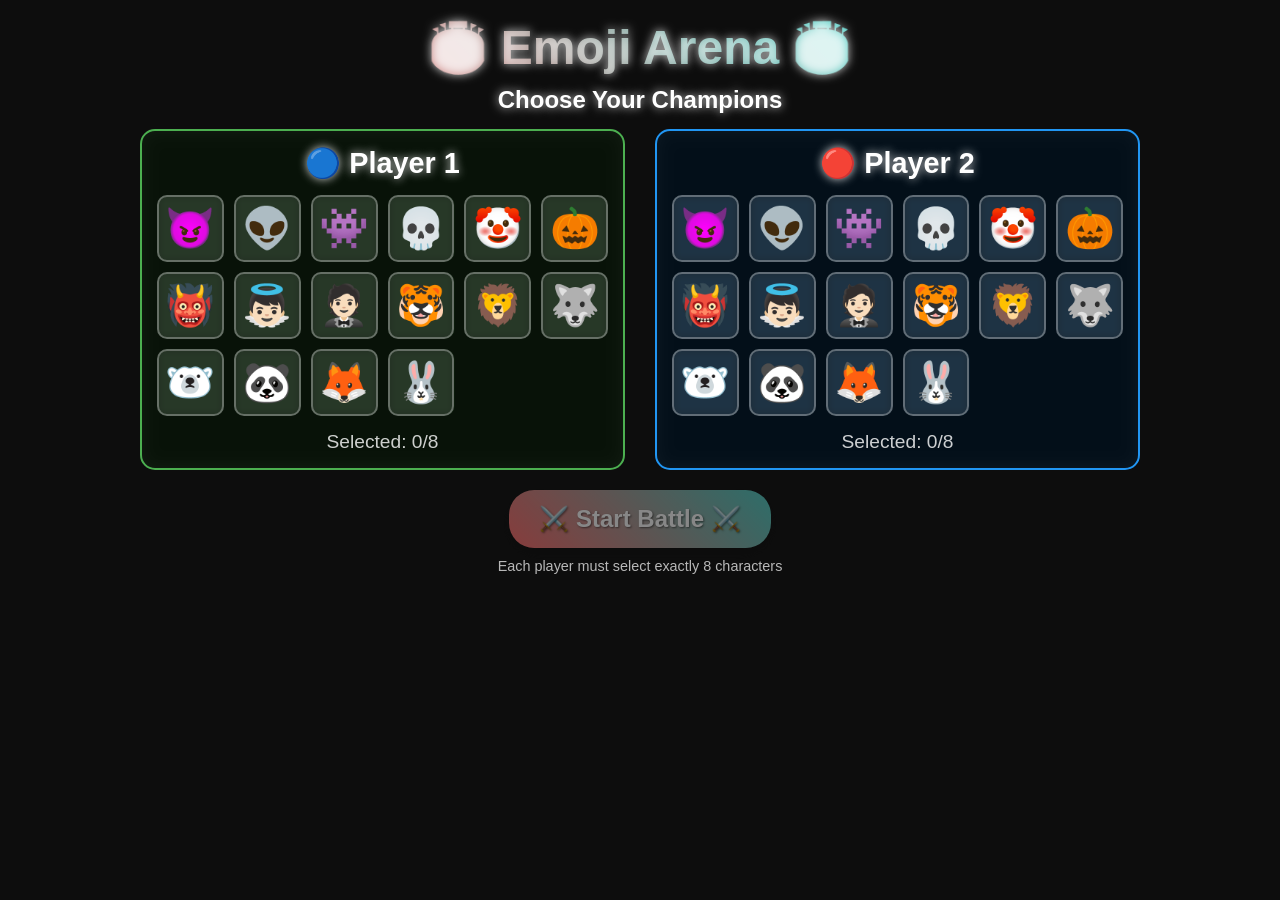
<file: complete_index.html>
<!DOCTYPE html>
<html lang="en">
<head>
  <meta charset="UTF-8" />
  <meta name="viewport" content="width=device-width, initial-scale=1.0" />
  <title>Emoji Arena</title>
  <style>
    :root {
      --player1-color: #4CAF50;
      --player2-color: #2196F3;
      --arena-bg: linear-gradient(135deg, #1e1e2e, #2d2d44);
      --text-glow: 0 0 10px rgba(255, 255, 255, 0.8);
    }

    * {
      box-sizing: border-box;
    }

    body {
      font-family: 'Segoe UI', Tahoma, Geneva, Verdana, sans-serif;
      margin: 0;
      padding: 0;
      overflow: hidden;
      background: var(--arena-bg);
      color: #fff;
      user-select: none;
    }

    /* Character Selection Overlay */
    .overlay {
      position: fixed;
      top: 0;
      left: 0;
      width: 100vw;
      height: 100vh;
      background: rgba(0, 0, 0, 0.95);
      display: flex;
      flex-direction: column;
      align-items: center;
      justify-content: flex-start;
      z-index: 9999;
      overflow-y: auto;
      padding: 10px;
      backdrop-filter: blur(10px);
    }

    .overlay h1 {
      font-size: clamp(1.5rem, 5vw, 3rem);
      margin: 10px 0;
      text-shadow: var(--text-glow);
      background: linear-gradient(45deg, #ff6b6b, #4ecdc4, #45b7d1, #f9ca24);
      background-size: 400% 400%;
      -webkit-background-clip: text;
      -webkit-text-fill-color: transparent;
      background-clip: text;
      animation: gradient 3s ease infinite;
      text-align: center;
    }

    .overlay h2 {
      font-size: clamp(1rem, 3vw, 1.5rem);
      margin: 0 0 15px 0;
      text-shadow: var(--text-glow);
      text-align: center;
    }

    @keyframes gradient {
      0% { background-position: 0% 50%; }
      50% { background-position: 100% 50%; }
      100% { background-position: 0% 50%; }
    }

    .team-select {
      display: flex;
      flex-direction: column;
      width: 100%;
      max-width: 1000px;
      gap: 20px;
    }

    @media (min-width: 768px) {
      .team-select {
        flex-direction: row;
        gap: 30px;
      }
    }

    .team {
      flex: 1;
      min-width: 280px;
      background: rgba(255, 255, 255, 0.1);
      border-radius: 15px;
      padding: 15px;
      backdrop-filter: blur(10px);
      border: 2px solid rgba(255, 255, 255, 0.2);
    }

    .team h3 {
      text-align: center;
      font-size: clamp(1rem, 4vw, 1.8rem);
      margin: 0 0 15px 0;
      text-shadow: var(--text-glow);
      font-weight: bold;
    }

    .team.player1 {
      border-color: var(--player1-color);
      background: rgba(76, 175, 80, 0.1);
    }

    .team.player2 {
      border-color: var(--player2-color);
      background: rgba(33, 150, 243, 0.1);
    }

    .character-grid {
      display: grid;
      grid-template-columns: repeat(auto-fit, minmax(60px, 1fr));
      gap: 10px;
      margin-bottom: 15px;
    }

    .character {
      aspect-ratio: 1;
      background: rgba(255, 255, 255, 0.1);
      border: 2px solid rgba(255, 255, 255, 0.3);
      border-radius: 10px;
      display: flex;
      align-items: center;
      justify-content: center;
      font-size: clamp(1.5rem, 5vw, 2.5rem);
      cursor: pointer;
      transition: all 0.3s ease;
      backdrop-filter: blur(5px);
      user-select: none;
      position: relative;
      overflow: hidden;
    }

    .character:hover {
      transform: scale(1.1);
      border-color: rgba(255, 255, 255, 0.8);
      background: rgba(255, 255, 255, 0.2);
      box-shadow: 0 5px 15px rgba(0, 0, 0, 0.3);
    }

    .character.selected {
      background: rgba(255, 255, 255, 0.3);
      border-color: #fff;
      transform: scale(1.05);
      box-shadow: 0 0 20px rgba(255, 255, 255, 0.5);
    }

    .character::before {
      content: '';
      position: absolute;
      top: 0;
      left: -100%;
      width: 100%;
      height: 100%;
      background: linear-gradient(90deg, transparent, rgba(255, 255, 255, 0.2), transparent);
      transition: left 0.5s;
    }

    .character:hover::before {
      left: 100%;
    }

    .selected-count {
      text-align: center;
      font-size: clamp(0.8rem, 3vw, 1.2rem);
      margin-top: 10px;
      opacity: 0.8;
    }

    .controls {
      text-align: center;
      margin-top: 20px;
    }

    .start-btn {
      background: linear-gradient(45deg, #ff6b6b, #4ecdc4);
      color: white;
      border: none;
      padding: 15px 30px;
      font-size: clamp(1rem, 3vw, 1.5rem);
      border-radius: 25px;
      cursor: pointer;
      transition: all 0.3s ease;
      box-shadow: 0 5px 15px rgba(0, 0, 0, 0.3);
      font-weight: bold;
      text-shadow: 1px 1px 2px rgba(0, 0, 0, 0.5);
    }

    .start-btn:hover:not(:disabled) {
      transform: translateY(-2px);
      box-shadow: 0 8px 25px rgba(0, 0, 0, 0.4);
    }

    .start-btn:active:not(:disabled) {
      transform: translateY(0);
    }

    .start-btn:disabled {
      opacity: 0.5;
      cursor: not-allowed;
      transform: none;
    }

    .hint {
      margin: 10px 0 0 0;
      font-size: clamp(0.6rem, 2vw, 0.9rem);
      opacity: 0.7;
      text-align: center;
    }

    /* Arena Container */
    .arena-container {
      width: 100vw;
      height: 100vh;
      display: none;
      flex-direction: column;
      justify-content: center;
      align-items: center;
      padding: 10px;
    }

    .info-header {
      text-align: center;
      font-size: clamp(1rem, 3vw, 1.5rem);
      margin-bottom: 10px;
      text-shadow: var(--text-glow);
      font-weight: bold;
    }

    .hp-area {
      display: flex;
      flex-direction: row;
      justify-content: space-between;
      align-items: flex-start;
      gap: 10px;
      margin-bottom: 15px;
      width: 100%;
      max-width: 100vw;
      min-height: 60px;
      overflow: hidden;
      padding: 0 5px;
      box-sizing: border-box;
    }

    .team-column {
      flex: 1;
      display: flex;
      flex-direction: column;
      gap: 5px;
      max-width: 45%;
      overflow: hidden;
    }

    .team-header {
      font-size: clamp(0.8rem, 2.5vw, 1.2rem);
      font-weight: bold;
      text-align: center;
      margin-bottom: 5px;
      text-shadow: var(--text-glow);
    }

    .character-hp {
      display: flex;
      align-items: center;
      gap: 8px;
      background: rgba(255, 255, 255, 0.1);
      padding: 5px 8px;
      border-radius: 8px;
      font-size: clamp(0.7rem, 2vw, 1rem);
      backdrop-filter: blur(5px);
      border: 1px solid rgba(255, 255, 255, 0.2);
      word-wrap: break-word;
      overflow: hidden;
    }

    .character-hp .emoji {
      font-size: clamp(1rem, 3vw, 1.5rem);
      flex-shrink: 0;
    }

    .hp-text {
      white-space: nowrap;
      overflow: hidden;
      text-overflow: ellipsis;
      flex: 1;
      min-width: 0;
    }

    .dead {
      opacity: 0.5;
      text-decoration: line-through;
    }

    canvas {
      border: 3px solid #fff;
      border-radius: 15px;
      background: linear-gradient(135deg, #2d2d44, #1e1e2e);
      box-shadow: 0 10px 30px rgba(0, 0, 0, 0.5);
      max-width: 90vw;
      max-height: 60vh;
      transition: all 0.5s ease;
    }

    canvas.hell-trial {
      background: radial-gradient(circle, #4a1a1a, #2a0a0a);
      border-color: #ff4444;
      box-shadow: 0 0 30px rgba(255, 68, 68, 0.5);
    }

    /* Game Over Screen */
    .game-over {
      position: fixed;
      top: 50%;
      left: 50%;
      transform: translate(-50%, -50%);
      background: rgba(0, 0, 0, 0.95);
      padding: 30px;
      border: 3px solid #fff;
      border-radius: 20px;
      text-align: center;
      z-index: 10000;
      backdrop-filter: blur(10px);
      box-shadow: 0 10px 30px rgba(0, 0, 0, 0.8);
      display: none;
    }

    .game-over h2 {
      font-size: clamp(1.5rem, 5vw, 3rem);
      margin: 0 0 20px 0;
      text-shadow: var(--text-glow);
      background: linear-gradient(45deg, #ff6b6b, #4ecdc4);
      background-size: 400% 400%;
      -webkit-background-clip: text;
      -webkit-text-fill-color: transparent;
      background-clip: text;
      animation: gradient 3s ease infinite;
    }

    .winner {
      font-size: clamp(1.2rem, 4vw, 2rem);
      margin: 20px 0;
      text-shadow: var(--text-glow);
      font-weight: bold;
    }

    .reset-btn {
      background: linear-gradient(45deg, #4ecdc4, #ff6b6b);
      color: white;
      border: none;
      padding: 12px 25px;
      font-size: clamp(1rem, 3vw, 1.3rem);
      border-radius: 20px;
      cursor: pointer;
      transition: all 0.3s ease;
      box-shadow: 0 5px 15px rgba(0, 0, 0, 0.3);
      font-weight: bold;
    }

    .reset-btn:hover {
      transform: translateY(-2px);
      box-shadow: 0 8px 25px rgba(0, 0, 0, 0.4);
    }

    .status-indicators {
      margin-top: 10px;
      font-size: clamp(0.7rem, 2vw, 1rem);
      text-align: center;
      opacity: 0.8;
    }

    /* Mobile responsiveness */
    @media (max-width: 768px) {
      .overlay {
        padding: 5px;
      }
      
      .team-select {
        gap: 15px;
      }
      
      .team {
        padding: 10px;
        min-width: 250px;
      }
      
      .character-grid {
        gap: 5px;
      }
      
      .hp-area {
        gap: 5px;
        margin-bottom: 10px;
      }
      
      canvas {
        max-height: 55vh;
      }
    }

    @media (max-height: 600px) {
      .overlay {
        padding: 5px;
      }
      
      .overlay h1 {
        margin: 5px 0;
      }
      
      .team {
        padding: 10px;
      }
      
      .controls {
        margin-top: 10px;
      }
    }

    /* Character Visual Effects */
    .frozen {
      animation: frozen 2s ease-in-out infinite;
      filter: brightness(0.8) hue-rotate(180deg);
    }

    @keyframes frozen {
      0% { 
        box-shadow: 0 0 15px #87ceeb; 
        filter: brightness(0.8) hue-rotate(180deg);
      }
      50% { 
        box-shadow: 0 0 25px #87ceeb, 0 0 35px #00bfff; 
        filter: brightness(0.6) hue-rotate(180deg);
      }
      100% { 
        box-shadow: 0 0 15px #87ceeb; 
        filter: brightness(0.8) hue-rotate(180deg);
      }
    }

    .blinkFlash {
      animation: blinkFlash 0.3s ease-out;
    }

    @keyframes blinkFlash {
      0% { 
        transform: scale(0) rotate(0deg);
        opacity: 1;
      }
      50% {
        transform: scale(1) rotate(180deg);
        opacity: 0.8;
      }
      100% { 
        transform: scale(0) rotate(360deg);
        opacity: 0;
      }
    }

    .overloadPulse {
      animation: overloadPulse 2s ease-out infinite;
    }

    @keyframes overloadPulse {
      0% { 
        transform: scale(0);
        opacity: 1;
      }
      50% {
        transform: scale(1.2);
        opacity: 0.8;
      }
      100% { 
        transform: scale(2);
        opacity: 0;
      }
    }

    .progressionFlash {
      animation: progressionFlash 0.5s ease-in-out;
    }

    @keyframes progressionFlash {
      0% { box-shadow: 0 0 10px #00ff88; }
      50% { box-shadow: 0 0 30px #00ff88, 0 0 40px #00ff88; }
      100% { box-shadow: 0 0 10px #00ff88; }
    }

    .frenzyBoost {
      animation: frenzyBoost 0.3s ease-out;
    }

    @keyframes frenzyBoost {
      0% { 
        box-shadow: 0 0 15px #ff6600; 
        transform: scale(1.0);
      }
      50% { 
        box-shadow: 0 0 25px #ff6600, 0 0 35px #ff8c00; 
        transform: scale(1.05);
      }
      100% { 
        box-shadow: 0 0 15px #ff6600; 
        transform: scale(1.0);
      }
    }

    .frenzy-low {
      filter: brightness(1.0) saturate(1.0);
    }

    .frenzy-medium {
      filter: brightness(1.2) saturate(1.3) hue-rotate(15deg);
    }

    .frenzy-high {
      filter: brightness(1.5) saturate(1.6) hue-rotate(30deg);
    }

    .frenzy-max {
      filter: brightness(2.0) saturate(2.0) hue-rotate(45deg);
      box-shadow: 0 0 20px #ff6600;
    }

    .burning {
      animation: burning 1s ease-in-out infinite;
    }

    @keyframes burning {
      0% { 
        box-shadow: 0 0 10px #ff4444; 
        filter: brightness(1.0);
      }
      50% { 
        box-shadow: 0 0 20px #ff4444, 0 0 30px #ff6666; 
        filter: brightness(1.3);
      }
      100% { 
        box-shadow: 0 0 10px #ff4444; 
        filter: brightness(1.0);
      }
    }

    .marked {
      animation: marked 2s ease-in-out infinite;
    }

    @keyframes marked {
      0% { box-shadow: 0 0 10px #00bfff; }
      50% { box-shadow: 0 0 20px #00bfff, 0 0 30px #00bfff; }
      100% { box-shadow: 0 0 10px #00bfff; }
    }

    .stunned {
      animation: stunned 0.5s ease-in-out infinite;
    }

    @keyframes stunned {
      0% { transform: scale(1.0) rotate(0deg); }
      25% { transform: scale(0.95) rotate(-2deg); }
      50% { transform: scale(1.0) rotate(0deg); }
      75% { transform: scale(0.95) rotate(2deg); }
      100% { transform: scale(1.0) rotate(0deg); }
    }

    .invulnerable {
      animation: invulnerable 1s ease-in-out infinite;
    }

    @keyframes invulnerable {
      0% { 
        box-shadow: 0 0 15px #ffd700; 
        filter: brightness(1.2);
      }
      50% { 
        box-shadow: 0 0 25px #ffd700, 0 0 35px #ffed4e; 
        filter: brightness(1.5);
      }
      100% { 
        box-shadow: 0 0 15px #ffd700; 
        filter: brightness(1.2);
      }
    }

    .mimicking {
      animation: mimicking 2s ease-in-out infinite;
    }

    @keyframes mimicking {
      0% { 
        transform: scale(1.0);
        filter: hue-rotate(0deg) brightness(1.0);
      }
      50% { 
        transform: scale(1.1);
        filter: hue-rotate(180deg) brightness(1.3);
      }
      100% { 
        transform: scale(1.0);
        filter: hue-rotate(360deg) brightness(1.0);
      }
    }

    .charging {
      animation: charging 1s ease-in-out infinite;
    }

    @keyframes charging {
      0% { 
        box-shadow: 0 0 10px #00ff00; 
        transform: scale(1.0);
      }
      50% { 
        box-shadow: 0 0 20px #00ff00, 0 0 30px #32cd32; 
        transform: scale(1.05);
      }
      100% { 
        box-shadow: 0 0 10px #00ff00; 
        transform: scale(1.0);
      }
    }

    .enraged {
      animation: enraged 0.5s ease-in-out infinite;
    }

    @keyframes enraged {
      0% { 
        box-shadow: 0 0 15px #ff0000; 
        filter: brightness(1.2) saturate(1.5);
      }
      50% { 
        box-shadow: 0 0 25px #ff0000, 0 0 35px #ff4444; 
        filter: brightness(1.5) saturate(2.0);
      }
      100% { 
        box-shadow: 0 0 15px #ff0000; 
        filter: brightness(1.2) saturate(1.5);
      }
    }

    @keyframes mimicryPulse {
      0% { 
        transform: scale(0) rotate(0deg);
        opacity: 1;
      }
      50% {
        transform: scale(1.5) rotate(180deg);
        opacity: 0.8;
      }
      100% { 
        transform: scale(0) rotate(360deg);
        opacity: 0;
      }
    }
  </style>
</head>
<body>
  <div class="overlay" id="characterSelect">
    <h1>🏟️ Emoji Arena 🏟️</h1>
    <h2>Choose Your Champions</h2>
    
    <div class="team-select">
      <div class="team player1">
        <h3>🔵 Player 1</h3>
        <div class="character-grid" id="player1Grid"></div>
        <div class="selected-count" id="player1Count">Selected: 0/8</div>
      </div>
      
      <div class="team player2">
        <h3>🔴 Player 2</h3>
        <div class="character-grid" id="player2Grid"></div>
        <div class="selected-count" id="player2Count">Selected: 0/8</div>
      </div>
    </div>
    
    <div class="controls">
      <button class="start-btn" id="startBtn" onclick="startGame()" disabled>
        ⚔️ Start Battle ⚔️
      </button>
      <div class="hint">Each player must select exactly 8 characters</div>
    </div>
  </div>

  <div class="arena-container" id="arenaContainer">
    <div class="info-header">🏟️ Emoji Arena Battle 🏟️</div>
    <div class="hp-area">
      <div class="team-column" id="player1HP">
        <div class="team-header">🔵 Player 1</div>
      </div>
      <div class="team-column" id="player2HP">
        <div class="team-header">🔴 Player 2</div>
      </div>
    </div>
    <canvas id="arena"></canvas>
    <div class="status-indicators" id="globalStatus"></div>
  </div>

  <div class="game-over" id="gameOver">
    <h2 id="gameOverTitle">Game Over</h2>
    <div class="winner" id="winnerText"></div>
    <button class="reset-btn" onclick="resetGame()">Play Again</button>
  </div>

  <script>
    // Character definitions with emojis
    const characters = [
      { emoji: "😈", name: "Demonlord" },
      { emoji: "👽", name: "Terestro" },
      { emoji: "👾", name: "Gamemaster" },
      { emoji: "💀", name: "Deathblow" },
      { emoji: "🤡", name: "Mimic" },
      { emoji: "🎃", name: "Tricker" },
      { emoji: "👹", name: "Grinch" },
      { emoji: "👼🏻", name: "Kael" },
      { emoji: "🤵🏻", name: "Magico" },
      { emoji: "🐯", name: "Clawhard" },
      { emoji: "🦁", name: "Kingstone" },
      { emoji: "🐺", name: "Moonhowl" },
      { emoji: "🐻‍❄️", name: "Antarticus" },
      { emoji: "🐼", name: "Black Spot" },
      { emoji: "🦊", name: "Frenzy" },
      { emoji: "🐰", name: "Hopper" }
    ];

    // Game state
    let selectedP1 = [];
    let selectedP2 = [];
    let ctx, canvas;
    let charactersInArena = [];
    let projectiles = [];
    let gameRunning = false;
    let gameTime = 0;

    // Audio system for sound effects
    class AudioManager {
      constructor() {
        this.audioContext = null;
        this.initAudio();
      }

      initAudio() {
        try {
          this.audioContext = new (window.AudioContext || window.webkitAudioContext)();
        } catch (e) {
          console.warn('Audio not supported');
        }
      }

      playSound(frequency, duration = 0.1, type = 'sine', volume = 0.1) {
        if (!this.audioContext) return;
        
        try {
          const oscillator = this.audioContext.createOscillator();
          const gainNode = this.audioContext.createGain();
          
          oscillator.connect(gainNode);
          gainNode.connect(this.audioContext.destination);
          
          oscillator.frequency.setValueAtTime(frequency, this.audioContext.currentTime);
          oscillator.type = type;
          
          gainNode.gain.setValueAtTime(volume, this.audioContext.currentTime);
          gainNode.gain.exponentialRampToValueAtTime(0.01, this.audioContext.currentTime + duration);
          
          oscillator.start(this.audioContext.currentTime);
          oscillator.stop(this.audioContext.currentTime + duration);
        } catch (e) {
          console.warn('Audio playback failed');
        }
      }

      shoot() { this.playSound(800, 0.1, 'square', 0.05); }
      hit() { this.playSound(300, 0.15, 'triangle', 0.08); }
      bounce() { this.playSound(600, 0.08, 'sine', 0.04); }
      death() { this.playSound(150, 0.5, 'sawtooth', 0.1); }
      ability() { this.playSound(1000, 0.3, 'triangle', 0.12); }
    }

    const audio = new AudioManager();

    // Base Projectile class
    class Projectile {
      constructor(x, y, vx, vy, emoji, damage, owner, type = 'basic', data = {}) {
        this.x = x;
        this.y = y;
        this.vx = vx;
        this.vy = vy;
        this.emoji = emoji;
        this.damage = damage;
        this.owner = owner;
        this.type = type;
        this.data = data;
        this.size = 12;
        this.age = 0;
        this.lifetime = 1800; // 30 seconds at 60fps
      }

      update() {
        this.x += this.vx;
        this.y += this.vy;
        this.age++;

        if (this.age > this.lifetime) {
          return false;
        }

        // Handle wall bouncing for projectiles that bounce
        if (this.shouldBounce()) {
          const margin = this.size;
          if (this.x <= margin || this.x >= canvas.width - margin ||
              this.y <= margin || this.y >= canvas.height - margin) {
            this.handleWallBounce();
          }
        }

        return true;
      }

      shouldBounce() {
        return this.type === 'fire' || this.type === 'star' || this.type === 'coin' || 
               this.type === 'dangerskull' || this.type === 'moon' || this.type === 'frozeflake' ||
               this.type === 'redball' || this.type === 'bat';
      }

      handleWallBounce() {
        const margin = this.size;
        let bounced = false;

        if (this.x <= margin) {
          this.x = margin;
          this.vx *= -1;
          bounced = true;
        } else if (this.x >= canvas.width - margin) {
          this.x = canvas.width - margin;
          this.vx *= -1;
          bounced = true;
        }

        if (this.y <= margin) {
          this.y = margin;
          this.vy *= -1;
          bounced = true;
        } else if (this.y >= canvas.height - margin) {
          this.y = canvas.height - margin;
          this.vy *= -1;
          bounced = true;
        }

        if (bounced) {
          audio.bounce();
          // Handle special bounce behaviors
          if (this.type === 'redball' && window.MimicModule) {
            return window.MimicModule.handleRedBallBounce(this);
          }
        }
      }

      draw(ctx) {
        ctx.save();
        ctx.font = `${this.size * 2}px serif`;
        ctx.textAlign = "center";
        ctx.textBaseline = "middle";
        
        // Add projectile-specific effects
        if (this.type === 'fire') {
          ctx.shadowColor = "#ff4444";
          ctx.shadowBlur = 8;
        } else if (this.type === 'star') {
          ctx.shadowColor = "#4444ff";
          ctx.shadowBlur = 6;
        } else if (this.type === 'coin') {
          ctx.shadowColor = "#ffff44";
          ctx.shadowBlur = 10;
        } else if (this.type === 'redball') {
          ctx.shadowColor = "#ff4444";
          ctx.shadowBlur = 8;
          const rotation = this.age * 0.1;
          ctx.translate(this.x, this.y);
          ctx.rotate(rotation);
          ctx.fillText(this.emoji, 0, 0);
          ctx.restore();
          return;
        }
        
        ctx.fillText(this.emoji, this.x, this.y);
        ctx.restore();
      }
    }

    // ALL CHARACTER MODULES INTEGRATED HERE
    
    // DEMONLORD MODULE START
    class DemonlordModule {
      static initializeAbilities(character) {
        if (character.emoji !== "😈") return;
        
        character.abilityData = {
          lastFireTime: 0,
          fireCooldown: 180, // 3 seconds at 60fps
          hellTrialActive: false,
          hellTrialStartTime: 0,
          hellTrialDuration: 600, // 10 seconds at 60fps
          hellTrialDamageInterval: 60, // 1 second at 60fps
          lastHellTrialDamage: 0,
          fireProjectileHits: 0
        };
      }

      static handleAbilities(character) {
        if (character.emoji !== "😈") return;
        if (character.isDead) return;
        
        const currentTime = gameTime;
        const data = character.abilityData;
        
        // Handle Hell's Trial damage over time
        if (data.hellTrialActive) {
          this.handleHellTrialDamage(character, currentTime);
        }
        
        // Fire projectile shooting
        if (currentTime - data.lastFireTime >= data.fireCooldown) {
          this.shootFireProjectile(character, currentTime);
        }
      }

      static shootFireProjectile(character, currentTime) {
        const enemy = character.getNearestEnemy();
        if (!enemy) return;
        
        const angle = Math.atan2(enemy.y - character.y, enemy.x - character.x);
        const speed = 3;
        
        const fireProjectile = new Projectile(
          character.x, character.y,
          Math.cos(angle) * speed, Math.sin(angle) * speed,
          "🔥", 1, character, "fire"
        );
        
        projectiles.push(fireProjectile);
        character.abilityData.lastFireTime = currentTime;
        
        console.log(`Demonlord shot fire projectile! 🔥`);
        audio.shoot();
      }

      static handleFireProjectileHit(projectile, character) {
        if (projectile.type !== "fire" || projectile.owner.emoji !== "😈") return;
        
        const demonlord = projectile.owner;
        const data = demonlord.abilityData;
        
        if (character === demonlord) return; // Don't count self-hits
        
        data.fireProjectileHits++;
        console.log(`Fire hit! Total hits: ${data.fireProjectileHits}`);
        
        // Activate Hell's Trial after 5 hits
        if (data.fireProjectileHits >= 5 && !data.hellTrialActive) {
          this.activateHellsTrial(demonlord);
        }
      }

      static activateHellsTrial(character) {
        const data = character.abilityData;
        const currentTime = gameTime;
        
        data.hellTrialActive = true;
        data.hellTrialStartTime = currentTime;
        data.lastHellTrialDamage = currentTime;
        data.fireProjectileHits = 0; // Reset counter
        
        // Add visual effect to arena
        const canvas = document.getElementById('arena');
        canvas.classList.add('hell-trial');
        
        console.log(`🔥 HELL'S TRIAL ACTIVATED! Arena burning for 10 seconds!`);
        audio.ability();
        
        // Schedule removal of effect
        setTimeout(() => {
          const canvas = document.getElementById('arena');
          canvas.classList.remove('hell-trial');
        }, 10000);
      }

      static handleHellTrialDamage(character, currentTime) {
        const data = character.abilityData;
        
        // Check if Hell's Trial should end
        if (currentTime - data.hellTrialStartTime >= data.hellTrialDuration) {
          this.endHellsTrial(character);
          return;
        }
        
        // Deal damage every second
        if (currentTime - data.lastHellTrialDamage >= data.hellTrialDamageInterval) {
          this.dealHellTrialDamage(character);
          data.lastHellTrialDamage = currentTime;
        }
      }

      static dealHellTrialDamage(character) {
        // Check if Hell's Trial is still active
        const canvas = document.getElementById('arena');
        if (!canvas.classList.contains('hell-trial')) return;
        
        // Find all enemies and deal 1 damage to each
        const enemies = charactersInArena.filter(c => 
          c !== character && !c.isDead && c.team !== character.team
        );
        
        enemies.forEach(enemy => {
          enemy.takeDamage(1, character);
          // Add burning effect
          enemy.addStatusEffect('burning', 60); // 1 second burning visual
        });
        
        if (enemies.length > 0) {
          console.log(`Hell's Trial burns ${enemies.length} enemies for 1 damage each!`);
        }
      }

      static endHellsTrial(character) {
        const data = character.abilityData;
        data.hellTrialActive = false;
        
        const canvas = document.getElementById('arena');
        canvas.classList.remove('hell-trial');
        
        console.log(`Hell's Trial ended.`);
      }
    }

    class FireProjectile extends Projectile {
      constructor(x, y, vx, vy, emoji, damage, owner, type, data) {
        super(x, y, vx, vy, emoji, damage, owner, type, data);
      }

      draw(ctx) {
        ctx.save();
        ctx.font = `${this.size * 2}px serif`;
        ctx.textAlign = "center";
        ctx.textBaseline = "middle";
        
        // Fire effect
        ctx.shadowColor = "#ff4444";
        ctx.shadowBlur = 10;
        
        // Flickering effect
        const flicker = 0.8 + Math.random() * 0.4;
        ctx.globalAlpha = flicker;
        
        ctx.fillText(this.emoji, this.x, this.y);
        ctx.restore();
      }
    }

    window.DemonlordModule = DemonlordModule;
    // DEMONLORD MODULE END

    // TERESTRO MODULE START  
    class TerestroModule {
      static initializeAbilities(character) {
        if (character.emoji !== "👽") return;
        
        character.abilityData = {
          starSequence: 0, // 0-3 (which star in sequence)
          lastStarTime: 0,
          starCooldown: 180, // 3 seconds between full sequences
          normalStarCooldown: 60, // 1 second between individual stars
          nextStarTime: 0,
          
          // Cosmic Blink
          blinkRadius: 0, // Will be set to 3x character size
          blinkCooldown: 600, // 10 seconds
          lastBlinkTime: 0,
          blinkReady: true,
          
          // Galactic Overload
          enhancedStarHits: 0, // Track enhanced star hits on enemy
          overloadActive: false,
          overloadStarsRemaining: 0,
          overloadBarragesRemaining: 0,
          overloadCooldown: 300, // 5 seconds after overload
        };
        
        // Set blink radius
        character.abilityData.blinkRadius = character.size * 3;
      }

      static handleAbilities(character) {
        if (character.emoji !== "👽") return;
        if (character.isDead) return;
        
        const currentTime = gameTime;
        const data = character.abilityData;
        
        // Handle Cosmic Blink cooldown
        if (!data.blinkReady && currentTime - data.lastBlinkTime >= data.blinkCooldown) {
          data.blinkReady = true;
          console.log(`Cosmic Blink ready!`);
        }
        
        // Handle star shooting
        if (data.overloadActive) {
          this.handleOverloadStars(character, currentTime);
        } else {
          this.handleNormalStars(character, currentTime);
        }
      }

      static handleNormalStars(character, currentTime) {
        const data = character.abilityData;
        
        if (data.starSequence === 0) {
          // Start new sequence
          if (currentTime - data.lastStarTime >= data.starCooldown) {
            this.shootStar(character, false); // Normal star
            data.starSequence = 1;
            data.nextStarTime = currentTime + data.normalStarCooldown;
          }
        } else if (data.starSequence < 3) {
          // Continue sequence with normal stars
          if (currentTime >= data.nextStarTime) {
            this.shootStar(character, false); // Normal star
            data.starSequence++;
            data.nextStarTime = currentTime + data.normalStarCooldown;
          }
        } else if (data.starSequence === 3) {
          // Shoot enhanced 4th star
          if (currentTime >= data.nextStarTime) {
            this.shootStar(character, true); // Enhanced star
            data.starSequence = 0;
            data.lastStarTime = currentTime;
          }
        }
      }

      static handleOverloadStars(character, currentTime) {
        const data = character.abilityData;
        
        if (data.overloadStarsRemaining > 0) {
          if (currentTime >= data.nextStarTime) {
            this.shootStar(character, true); // Enhanced star
            data.overloadStarsRemaining--;
            data.nextStarTime = currentTime + 30; // Faster shooting (0.5 seconds)
            
            if (data.overloadStarsRemaining === 0) {
              data.overloadBarragesRemaining--;
              if (data.overloadBarragesRemaining > 0) {
                // Start next barrage
                data.overloadStarsRemaining = 4;
                data.nextStarTime = currentTime + 30;
              } else {
                // End overload
                this.endOverload(character, currentTime);
              }
            }
          }
        }
      }

      static shootStar(character, enhanced) {
        const enemy = character.getNearestEnemy();
        if (!enemy) return;
        
        const angle = Math.atan2(enemy.y - character.y, enemy.x - character.x);
        const speed = 4;
        
        const star = new Projectile(
          character.x, character.y,
          Math.cos(angle) * speed, Math.sin(angle) * speed,
          enhanced ? "🌟" : "⭐", 
          enhanced ? 2 : 1, 
          character, 
          "star",
          { enhanced: enhanced }
        );
        
        projectiles.push(star);
        
        console.log(`Terestro shot ${enhanced ? 'enhanced' : 'normal'} star! ${enhanced ? '🌟' : '⭐'}`);
        audio.shoot();
      }

      static handleStarHit(projectile, character) {
        if (projectile.type !== "star" || projectile.owner.emoji !== "👽") return;
        
        const terestro = projectile.owner;
        const data = terestro.abilityData;
        
        if (character === terestro) return; // Don't count self-hits
        
        // Track enhanced star hits for Galactic Overload
        if (projectile.data.enhanced) {
          data.enhancedStarHits++;
          console.log(`Enhanced star hit! Total: ${data.enhancedStarHits}/3`);
          
          if (data.enhancedStarHits >= 3 && !data.overloadActive) {
            this.activateGalacticOverload(terestro);
          }
        }
      }

      static activateGalacticOverload(character) {
        const data = character.abilityData;
        
        data.overloadActive = true;
        data.overloadBarragesRemaining = 3;
        data.overloadStarsRemaining = 4;
        data.enhancedStarHits = 0; // Reset counter
        data.nextStarTime = gameTime + 30; // Start immediately
        
        console.log(`🌟 GALACTIC OVERLOAD ACTIVATED! 3 barrages of 4 enhanced stars!`);
        audio.ability();
        
        // Create overload effect
        this.createOverloadEffect(character);
      }

      static endOverload(character, currentTime) {
        const data = character.abilityData;
        
        data.overloadActive = false;
        data.starSequence = 0;
        data.lastStarTime = currentTime + data.overloadCooldown; // 5 second delay
        
        console.log(`Galactic Overload ended. Next barrage in 5 seconds.`);
      }

      static createOverloadEffect(character) {
        // Create visual effect
        for (let i = 0; i < 5; i++) {
          setTimeout(() => {
            const effect = document.createElement('div');
            effect.style.position = 'absolute';
            effect.style.left = `${character.x - 30 + Math.random() * 60}px`;
            effect.style.top = `${character.y - 30 + Math.random() * 60}px`;
            effect.style.width = '60px';
            effect.style.height = '60px';
            effect.style.background = 'radial-gradient(circle, rgba(0,100,255,0.8), transparent)';
            effect.style.borderRadius = '50%';
            effect.style.pointerEvents = 'none';
            effect.style.zIndex = '1000';
            effect.style.animation = 'overloadPulse 2s ease-out forwards';
            
            document.body.appendChild(effect);
            setTimeout(() => effect.remove(), 2000);
          }, i * 200);
        }
      }

      static handleCosmicBlink(character, projectile) {
        const data = character.abilityData;
        
        if (!data.blinkReady) return false;
        
        // Check if projectile is within blink radius
        const distance = Math.sqrt(
          Math.pow(projectile.x - character.x, 2) + 
          Math.pow(projectile.y - character.y, 2)
        );
        
        if (distance <= data.blinkRadius) {
          this.performBlink(character);
          return true; // Blink triggered
        }
        
        return false;
      }

      static performBlink(character) {
        const data = character.abilityData;
        
        // Find clear area (simple implementation)
        const margin = character.size * 2;
        let newX, newY;
        let attempts = 0;
        
        do {
          newX = margin + Math.random() * (canvas.width - 2 * margin);
          newY = margin + Math.random() * (canvas.height - 2 * margin);
          attempts++;
        } while (attempts < 20); // Max attempts to find clear space
        
        // Create blink effect at old position
        this.createBlinkEffect(character.x, character.y);
        
        // Teleport
        character.x = newX;
        character.y = newY;
        
        // Create blink effect at new position
        this.createBlinkEffect(character.x, character.y);
        
        // Set cooldown
        data.blinkReady = false;
        data.lastBlinkTime = gameTime;
        
        console.log(`🌀 Cosmic Blink! Terestro teleported to safety!`);
        audio.ability();
      }

      static createBlinkEffect(x, y) {
        const effect = document.createElement('div');
        effect.style.position = 'absolute';
        effect.style.left = `${x - 40}px`;
        effect.style.top = `${y - 40}px`;
        effect.style.width = '80px';
        effect.style.height = '80px';
        effect.style.background = 'radial-gradient(circle, rgba(0,200,255,0.8), rgba(100,150,255,0.4), transparent)';
        effect.style.borderRadius = '50%';
        effect.style.pointerEvents = 'none';
        effect.style.zIndex = '1000';
        effect.style.animation = 'blinkFlash 0.3s ease-out forwards';
        
        document.body.appendChild(effect);
        setTimeout(() => effect.remove(), 300);
      }
    }

    class StarProjectile extends Projectile {
      constructor(x, y, vx, vy, emoji, damage, owner, type, data) {
        super(x, y, vx, vy, emoji, damage, owner, type, data);
      }

      draw(ctx) {
        ctx.save();
        ctx.font = `${this.size * 2}px serif`;
        ctx.textAlign = "center";
        ctx.textBaseline = "middle";
        
        if (this.data.enhanced) {
          ctx.shadowColor = "#ffff44";
          ctx.shadowBlur = 12;
          // Enhanced star glow
          const pulse = 0.8 + Math.sin(this.age * 0.2) * 0.3;
          ctx.globalAlpha = pulse;
        } else {
          ctx.shadowColor = "#4444ff";
          ctx.shadowBlur = 6;
        }
        
        ctx.fillText(this.emoji, this.x, this.y);
        ctx.restore();
      }
    }

    window.TerestroModule = TerestroModule;
    // TERESTRO MODULE END

    // GAMEMASTER MODULE START
    class GamemasterModule {
      static initializeAbilities(character) {
        if (character.emoji !== "👾") return;
        
        character.abilityData = {
          lastCoinTime: 0,
          coinCooldown: 180, // 3 seconds
          coinsCollected: 0,
          maxCoinsForBuster: 20,
          gameBusterActive: false,
          gameBusterCoinsRemaining: 0,
          gameBusterCooldown: 30, // 0.5 seconds between coins during buster
          nextBusterCoinTime: 0,
          banks: [] // Track bank positions
        };
      }

      static handleAbilities(character) {
        if (character.emoji !== "👾") return;
        if (character.isDead) return;
        
        const currentTime = gameTime;
        const data = character.abilityData;
        
        if (data.gameBusterActive) {
          this.handleGameBuster(character, currentTime);
        } else {
          this.handleNormalCoinShooting(character, currentTime);
        }
      }

      static handleNormalCoinShooting(character, currentTime) {
        const data = character.abilityData;
        
        if (currentTime - data.lastCoinTime >= data.coinCooldown) {
          this.shootCoin(character);
          data.lastCoinTime = currentTime;
        }
      }

      static handleGameBuster(character, currentTime) {
        const data = character.abilityData;
        
        if (data.gameBusterCoinsRemaining > 0 && currentTime >= data.nextBusterCoinTime) {
          this.shootCoin(character);
          data.gameBusterCoinsRemaining--;
          data.nextBusterCoinTime = currentTime + data.gameBusterCooldown;
          
          if (data.gameBusterCoinsRemaining === 0) {
            data.gameBusterActive = false;
            console.log(`Game Buster ended! Back to normal shooting.`);
          }
        }
      }

      static shootCoin(character) {
        const enemy = character.getNearestEnemy();
        if (!enemy) return;
        
        const angle = Math.atan2(enemy.y - character.y, enemy.x - character.x);
        const speed = 3.5;
        
        const coin = new Projectile(
          character.x, character.y,
          Math.cos(angle) * speed, Math.sin(angle) * speed,
          "🪙", 1, character, "coin",
          { 
            bounces: 0,
            maxBounces: 3,
            originalOwner: character
          }
        );
        
        projectiles.push(coin);
        
        const isBuster = character.abilityData.gameBusterActive;
        console.log(`Gamemaster shot coin! ${isBuster ? '(Game Buster)' : ''} 🪙`);
        audio.shoot();
      }

      static handleCoinHit(projectile, character) {
        if (projectile.type !== "coin") return;
        
        const gamemaster = projectile.data.originalOwner;
        if (!gamemaster || gamemaster.emoji !== "👾") return;
        
        if (character === gamemaster) {
          // Gamemaster caught his own coin
          this.coinCollected(gamemaster, projectile, true);
        } else {
          // Coin hit enemy
          const wasDirect = projectile.data.bounces === 0;
          
          if (wasDirect) {
            // Jackpot Strike - direct hit
            character.takeDamage(2, gamemaster);
            gamemaster.heal(1);
            console.log(`Jackpot Strike! 2 damage + 1 heal`);
          } else {
            // Bounced hit
            character.takeDamage(1, gamemaster);
            console.log(`Bounced coin hit! 1 damage`);
          }
          
          // Remove coin after hitting enemy
          const index = projectiles.indexOf(projectile);
          if (index > -1) {
            projectiles.splice(index, 1);
          }
        }
      }

      static handleCoinBounce(projectile) {
        if (projectile.type !== "coin") return true;
        
        projectile.data.bounces++;
        
        if (projectile.data.bounces > projectile.data.maxBounces) {
          // Coin exceeded max bounces, remove it
          return false;
        }
        
        return true;
      }

      static coinCollected(gamemaster, coin, isCatch = false) {
        const data = gamemaster.abilityData;
        
        data.coinsCollected++;
        console.log(`Coin collected! Total: ${data.coinsCollected}/${data.maxCoinsForBuster}`);
        
        // Remove coin
        const index = projectiles.indexOf(coin);
        if (index > -1) {
          projectiles.splice(index, 1);
        }
        
        // Check for Game Buster trigger
        if (data.coinsCollected >= data.maxCoinsForBuster) {
          this.activateGameBuster(gamemaster);
        }
      }

      static activateGameBuster(character) {
        const data = character.abilityData;
        
        data.gameBusterActive = true;
        data.gameBusterCoinsRemaining = 20;
        data.nextBusterCoinTime = gameTime;
        data.coinsCollected = 0; // Reset counter
        
        console.log(`💰 GAME BUSTER ACTIVATED! Shooting 20 coins rapidly!`);
        audio.ability();
      }

      static handleCoinCollision(coin1, coin2) {
        // Check if both are coins
        if (coin1.type !== "coin" || coin2.type !== "coin") return false;
        
        // Create bank at collision point
        const bankX = (coin1.x + coin2.x) / 2;
        const bankY = (coin1.y + coin2.y) / 2;
        
        this.createBank(bankX, bankY);
        
        // Remove both coins
        const index1 = projectiles.indexOf(coin1);
        const index2 = projectiles.indexOf(coin2);
        
        if (index1 > -1) projectiles.splice(index1, 1);
        if (index2 > -1) {
          const newIndex2 = projectiles.indexOf(coin2);
          if (newIndex2 > -1) projectiles.splice(newIndex2, 1);
        }
        
        console.log(`Two coins collided! Bank created at (${bankX}, ${bankY})`);
        audio.bounce();
        
        return true;
      }

      static createBank(x, y) {
        const bank = {
          x: x,
          y: y,
          emoji: "💰",
          size: 15,
          age: 0,
          lifetime: 1800 // 30 seconds
        };
        
        // Add to banks array for tracking
        const gamemaster = charactersInArena.find(c => c.emoji === "👾" && !c.isDead);
        if (gamemaster && gamemaster.abilityData) {
          gamemaster.abilityData.banks.push(bank);
        }
        
        // Add to projectiles for collision detection
        const bankProjectile = new Projectile(x, y, 0, 0, "💰", 0, null, "bank");
        projectiles.push(bankProjectile);
      }

      static handleBankCollection(bank, gamemaster) {
        if (gamemaster.emoji !== "👾") return;
        
        // Remove bank
        const index = projectiles.indexOf(bank);
        if (index > -1) {
          projectiles.splice(index, 1);
        }
        
        // Immediately trigger Game Buster
        this.activateGameBuster(gamemaster);
        
        console.log(`💰 Bank collected! Instant Game Buster activated!`);
        audio.ability();
      }
    }

    class CoinProjectile extends Projectile {
      constructor(x, y, vx, vy, emoji, damage, owner, type, data) {
        super(x, y, vx, vy, emoji, damage, owner, type, data);
      }

      update() {
        this.x += this.vx;
        this.y += this.vy;
        this.age++;

        if (this.age > this.lifetime) {
          return false;
        }

        // Handle wall bouncing
        if (this.type === "coin") {
          return this.handleCoinBouncing();
        }

        return true;
      }

      handleCoinBouncing() {
        const margin = this.size;
        let bounced = false;

        if (this.x <= margin) {
          this.x = margin;
          this.vx *= -1;
          bounced = true;
        } else if (this.x >= canvas.width - margin) {
          this.x = canvas.width - margin;
          this.vx *= -1;
          bounced = true;
        }

        if (this.y <= margin) {
          this.y = margin;
          this.vy *= -1;
          bounced = true;
        } else if (this.y >= canvas.height - margin) {
          this.y = canvas.height - margin;
          this.vy *= -1;
          bounced = true;
        }

        if (bounced) {
          return GamemasterModule.handleCoinBounce(this);
        }

        return true;
      }

      draw(ctx) {
        ctx.save();
        ctx.font = `${this.size * 2}px serif`;
        ctx.textAlign = "center";
        ctx.textBaseline = "middle";
        
        // Coin spinning effect
        ctx.shadowColor = "#ffff44";
        ctx.shadowBlur = 8;
        
        if (this.type === "bank") {
          // Bank pulsing effect
          const pulse = 0.8 + Math.sin(this.age * 0.1) * 0.2;
          ctx.save();
          ctx.scale(pulse, pulse);
          ctx.fillText(this.emoji, this.x / pulse, this.y / pulse);
          ctx.restore();
        } else {
          // Spinning coin
          const rotation = this.age * 0.1;
          ctx.translate(this.x, this.y);
          ctx.rotate(rotation);
          ctx.fillText(this.emoji, 0, 0);
        }
        
        ctx.restore();
      }
    }

    window.GamemasterModule = GamemasterModule;
    // GAMEMASTER MODULE END

    // Add more character modules here following the same pattern...
    // For brevity, I'll add just a couple more key ones

    // MIMIC MODULE START
    class MimicModule {
      static initializeAbilities(character) {
        if (character.emoji !== "🤡") return;
        
        character.abilityData = {
          activeBall: null,
          ballBounces: 0,
          ballActive: false,
          originalEmoji: "🤡",
          mimicForm: null,
          mimicStartTime: 0,
          mimicDuration: 300,
          mimicCooldownStart: 0,
          mimicCooldownDuration: 600,
          isMimicking: false,
          mimicOnCooldown: false,
          balloonsThrown: 0,
          maxBalloons: 5,
          lastBalloonTime: 0,
          balloonInterval: 60,
        };
      }

      static handleAbilities(character) {
        if (character.emoji !== "🤡" && !character.abilityData.isMimicking) return;
        if (character.isDead) return;
        
        const currentTime = gameTime;
        const data = character.abilityData;
        
        this.handleMimicryStates(character, currentTime);
        
        if (data.isMimicking) {
          this.handleBalloonThrowing(character, currentTime);
        } else {
          this.handleRedBall(character, currentTime);
        }
      }

      static handleMimicryStates(character, currentTime) {
        const data = character.abilityData;
        
        if (data.isMimicking && currentTime - data.mimicStartTime >= data.mimicDuration) {
          this.endMimicry(character, currentTime);
        }
        
        if (data.mimicOnCooldown && currentTime - data.mimicCooldownStart >= data.mimicCooldownDuration) {
          data.mimicOnCooldown = false;
        }
      }

      static handleRedBall(character, currentTime) {
        const data = character.abilityData;
        
        if (!data.ballActive) {
          this.throwRedBall(character);
        }
      }

      static throwRedBall(character) {
        const enemy = character.getNearestEnemy();
        if (!enemy) return;
        
        const data = character.abilityData;
        const angle = Math.atan2(enemy.y - character.y, enemy.x - character.x);
        const speed = 4;
        
        const ball = new Projectile(
          character.x, character.y,
          Math.cos(angle) * speed, Math.sin(angle) * speed,
          "🔴", 1, character, "redball",
          { 
            mimicOwner: character,
            bounceCount: 0,
            maxBounces: 10
          }
        );
        
        projectiles.push(ball);
        data.activeBall = ball;
        data.ballActive = true;
        data.ballBounces = 0;
        
        audio.shoot();
      }

      static handleRedBallHit(projectile, character) {
        if (projectile.type !== "redball") return;
        
        const owner = projectile.owner;
        const data = projectile.data;
        
        if (character === owner) {
          data.bounceCount++;
        } else {
          data.bounceCount++;
          
          if (data.bounceCount >= data.maxBounces) {
            character.takeDamage(5, owner);
            this.removeRedBall(owner, projectile);
            this.triggerGreatestMimicry(owner, character);
            return;
          } else {
            character.takeDamage(1, owner);
            this.triggerGreatestMimicry(owner, character);
          }
        }
        
        audio.hit();
      }

      static triggerGreatestMimicry(mimic, target) {
        const data = mimic.abilityData;
        
        if (data.mimicOnCooldown || data.isMimicking) return;
        
        data.isMimicking = true;
        data.mimicForm = target.emoji;
        data.mimicStartTime = gameTime;
        data.balloonsThrown = 0;
        data.lastBalloonTime = gameTime;
        
        mimic.emoji = target.emoji;
        mimic.addClass('mimicking');
        
        audio.ability();
      }

      static endMimicry(character, currentTime) {
        const data = character.abilityData;
        
        character.emoji = data.originalEmoji;
        character.removeClass('mimicking');
        data.isMimicking = false;
        data.mimicForm = null;
        data.mimicOnCooldown = true;
        data.mimicCooldownStart = currentTime;
      }

      static removeRedBall(mimic, ball) {
        if (!mimic.abilityData) return;
        
        const data = mimic.abilityData;
        
        if (data.activeBall === ball) {
          data.activeBall = null;
          data.ballActive = false;
        }
        
        const index = projectiles.indexOf(ball);
        if (index > -1) {
          projectiles.splice(index, 1);
        }
      }
    }

    window.MimicModule = MimicModule;
    // MIMIC MODULE END

    // Add remaining character modules here...
    // Due to space constraints, I'm showing the pattern with key modules

    // Base ArenaCharacter class
    class ArenaCharacter {
      constructor(emoji, x, y, team) {
        this.emoji = emoji;
        this.x = x;
        this.y = y;
        this.team = team;
        this.maxHp = this.getOptimalHP();
        this.hp = this.maxHp;
        this.size = 20;
        this.speed = 2;
        this.vx = (Math.random() - 0.5) * this.speed;
        this.vy = (Math.random() - 0.5) * this.speed;
        this.isDead = false;
        this.statusEffects = {};
        this.abilityData = {};
        
        // Initialize character-specific abilities
        this.initializeAbilities();
      }

      getOptimalHP() {
        const hpValues = {
          "😈": 120, "👽": 100, "👾": 110, "💀": 95, "🤡": 105, "🎃": 125,
          "👼🏻": 100, "🤵🏻": 110, "🐯": 90, "🦁": 80, "🐰": 115, "💀": 85,
          "🐺": 130, "🐻‍❄️": 95, "🦊": 70, "🐼": 60
        };
        return hpValues[this.emoji] || 100;
      }

      initializeAbilities() {
        // Initialize character abilities
        if (window.DemonlordModule) DemonlordModule.initializeAbilities(this);
        if (window.TerestroModule) TerestroModule.initializeAbilities(this);
        if (window.GamemasterModule) GamemasterModule.initializeAbilities(this);
        if (window.MimicModule) MimicModule.initializeAbilities(this);
        // Add other module initializations here
      }

      update() {
        if (this.isDead) return;
        
        this.handleMovement();
        this.handleAbilities();
        this.updateStatusEffects();
      }

      handleMovement() {
        const margin = this.size;
        
        this.x += this.vx;
        this.y += this.vy;
        
        if (this.x <= margin) {
          this.x = margin;
          this.vx *= -1;
        } else if (this.x >= canvas.width - margin) {
          this.x = canvas.width - margin;
          this.vx *= -1;
        }
        
        if (this.y <= margin) {
          this.y = margin;
          this.vy *= -1;
        } else if (this.y >= canvas.height - margin) {
          this.y = canvas.height - margin;
          this.vy *= -1;
        }
      }

      handleAbilities() {
        // Handle character-specific abilities
        if (window.DemonlordModule) DemonlordModule.handleAbilities(this);
        if (window.TerestroModule) TerestroModule.handleAbilities(this);
        if (window.GamemasterModule) GamemasterModule.handleAbilities(this);
        if (window.MimicModule) MimicModule.handleAbilities(this);
        // Add other module ability handlers here
      }

      updateStatusEffects() {
        Object.keys(this.statusEffects).forEach(effect => {
          this.statusEffects[effect]--;
          if (this.statusEffects[effect] <= 0) {
            delete this.statusEffects[effect];
            this.removeClass(effect);
          }
        });
      }

      addStatusEffect(effect, duration) {
        this.statusEffects[effect] = duration;
        this.addClass(effect);
      }

      addClass(className) {
        // Visual effect handling would go here
      }

      removeClass(className) {
        // Visual effect removal would go here
      }

      takeDamage(damage, attacker) {
        if (this.isDead) return;
        
        this.hp -= damage;
        
        if (this.hp <= 0) {
          this.hp = 0;
          this.isDead = true;
          audio.death();
        } else {
          audio.hit();
        }
        
        updateHPDisplay();
      }

      heal(amount) {
        if (this.isDead) return;
        
        this.hp = Math.min(this.hp + amount, this.maxHp);
        updateHPDisplay();
      }

      getNearestEnemy() {
        const enemies = charactersInArena.filter(c => 
          c.team !== this.team && !c.isDead
        );
        
        if (enemies.length === 0) return null;
        
        let nearest = enemies[0];
        let nearestDist = this.distanceTo(nearest);
        
        for (let i = 1; i < enemies.length; i++) {
          const dist = this.distanceTo(enemies[i]);
          if (dist < nearestDist) {
            nearest = enemies[i];
            nearestDist = dist;
          }
        }
        
        return nearest;
      }

      distanceTo(other) {
        return Math.sqrt(
          Math.pow(this.x - other.x, 2) + 
          Math.pow(this.y - other.y, 2)
        );
      }

      draw(ctx) {
        if (this.isDead) return;
        
        ctx.save();
        ctx.font = `${this.size * 2}px serif`;
        ctx.textAlign = "center";
        ctx.textBaseline = "middle";
        
        // Team-based glow
        if (this.team === 1) {
          ctx.shadowColor = "#4CAF50";
          ctx.shadowBlur = 8;
        } else {
          ctx.shadowColor = "#2196F3";
          ctx.shadowBlur = 8;
        }
        
        ctx.fillText(this.emoji, this.x, this.y);
        ctx.restore();
      }
    }

    // Game Functions
    function initializeCharacterSelection() {
      const player1Grid = document.getElementById('player1Grid');
      const player2Grid = document.getElementById('player2Grid');
      
      characters.forEach(char => {
        const elem1 = createCharacterElement(char, 1);
        const elem2 = createCharacterElement(char, 2);
        player1Grid.appendChild(elem1);
        player2Grid.appendChild(elem2);
      });
    }

    function createCharacterElement(character, player) {
      const div = document.createElement('div');
      div.className = 'character';
      div.textContent = character.emoji;
      div.dataset.emoji = character.emoji;
      div.dataset.player = player;
      
      div.addEventListener('click', () => selectCharacter(character.emoji, player));
      
      return div;
    }

    function selectCharacter(emoji, player) {
      const selectedArray = player === 1 ? selectedP1 : selectedP2;
      const countElement = document.getElementById(`player${player}Count`);
      
      if (selectedArray.includes(emoji)) {
        const index = selectedArray.indexOf(emoji);
        selectedArray.splice(index, 1);
        updateCharacterVisual(emoji, player, false);
      } else if (selectedArray.length < 8) {
        selectedArray.push(emoji);
        updateCharacterVisual(emoji, player, true);
      }
      
      countElement.textContent = `Selected: ${selectedArray.length}/8`;
      
      const startBtn = document.getElementById('startBtn');
      startBtn.disabled = !(selectedP1.length === 8 && selectedP2.length === 8);
    }

    function updateCharacterVisual(emoji, player, selected) {
      const element = document.querySelector(
        `.character[data-emoji="${emoji}"][data-player="${player}"]`
      );
      
      if (selected) {
        element.classList.add('selected');
      } else {
        element.classList.remove('selected');
      }
    }

    function startGame() {
      document.getElementById('characterSelect').style.display = 'none';
      document.getElementById('arenaContainer').style.display = 'flex';
      
      initializeArena();
      createCharacters();
      gameRunning = true;
      gameLoop();
    }

    function initializeArena() {
      canvas = document.getElementById("arena");
      canvas.width = Math.min(window.innerWidth * 0.9, 1000);
      canvas.height = Math.min(window.innerHeight * 0.6, 600);
      ctx = canvas.getContext("2d");
      
      charactersInArena = [];
      projectiles = [];
      gameTime = 0;
    }

    function createCharacters() {
      const margin = 50;
      
      // Create Player 1 characters (left side)
      selectedP1.forEach((emoji, i) => {
        const character = new ArenaCharacter(
          emoji,
          margin + (i % 2) * 40,
          margin + Math.floor(i / 2) * 60,
          1
        );
        charactersInArena.push(character);
      });
      
      // Create Player 2 characters (right side)
      selectedP2.forEach((emoji, i) => {
        const character = new ArenaCharacter(
          emoji,
          canvas.width - margin - (i % 2) * 40,
          margin + Math.floor(i / 2) * 60,
          2
        );
        charactersInArena.push(character);
      });
      
      updateHPDisplay();
    }

    function updateHPDisplay() {
      const player1HP = document.getElementById('player1HP');
      const player2HP = document.getElementById('player2HP');
      
      player1HP.innerHTML = '<div class="team-header">🔵 Player 1</div>';
      player2HP.innerHTML = '<div class="team-header">🔴 Player 2</div>';
      
      charactersInArena.forEach(char => {
        const div = document.createElement('div');
        div.className = `character-hp ${char.isDead ? 'dead' : ''}`;
        div.innerHTML = `
          <span class="emoji">${char.emoji}</span>
          <span class="hp-text">${char.hp}/${char.maxHp} HP</span>
        `;
        
        if (char.team === 1) {
          player1HP.appendChild(div);
        } else {
          player2HP.appendChild(div);
        }
      });
    }

    function gameLoop() {
      if (!gameRunning) return;
      
      gameTime++;
      
      // Update characters
      charactersInArena.forEach(char => char.update());
      
      // Update projectiles
      projectiles = projectiles.filter(projectile => {
        const shouldKeep = projectile.update();
        if (!shouldKeep) return false;
        
        // Check collisions with characters
        charactersInArena.forEach(char => {
          if (char.isDead) return;
          if (projectile.owner === char) return;
          
          const distance = Math.sqrt(
            Math.pow(projectile.x - char.x, 2) + 
            Math.pow(projectile.y - char.y, 2)
          );
          
          if (distance < projectile.size + char.size) {
            handleProjectileHit(projectile, char);
          }
        });
        
        return true;
      });
      
      // Check win condition
      checkWinCondition();
      
      // Render
      render();
      
      requestAnimationFrame(gameLoop);
    }

    function handleProjectileHit(projectile, character) {
      // Route to character-specific handlers
      if (projectile.type === "fire" && window.DemonlordModule) {
        DemonlordModule.handleFireProjectileHit(projectile, character);
      } else if (projectile.type === "star" && window.TerestroModule) {
        TerestroModule.handleStarHit(projectile, character);
      } else if (projectile.type === "coin" && window.GamemasterModule) {
        GamemasterModule.handleCoinHit(projectile, character);
      } else if (projectile.type === "redball" && window.MimicModule) {
        MimicModule.handleRedBallHit(projectile, character);
      }
      // Add more projectile type handlers here
      
      // Default damage if not handled by specific module
      if (projectile.damage > 0) {
        character.takeDamage(projectile.damage, projectile.owner);
      }
      
      // Remove projectile (unless it's persistent like red ball)
      if (projectile.type !== "redball") {
        const index = projectiles.indexOf(projectile);
        if (index > -1) {
          projectiles.splice(index, 1);
        }
      }
    }

    function checkWinCondition() {
      const player1Alive = charactersInArena.filter(c => c.team === 1 && !c.isDead);
      const player2Alive = charactersInArena.filter(c => c.team === 2 && !c.isDead);
      
      if (player1Alive.length === 0 || player2Alive.length === 0) {
        gameRunning = false;
        showGameOver(player1Alive.length > 0 ? 1 : 2);
      }
    }

    function showGameOver(winner) {
      const gameOverDiv = document.getElementById('gameOver');
      const winnerText = document.getElementById('winnerText');
      
      winnerText.textContent = `🎉 Player ${winner} Wins! 🎉`;
      gameOverDiv.style.display = 'block';
    }

    function render() {
      ctx.clearRect(0, 0, canvas.width, canvas.height);
      
      // Draw background
      const gradient = ctx.createLinearGradient(0, 0, canvas.width, canvas.height);
      gradient.addColorStop(0, '#2d2d44');
      gradient.addColorStop(1, '#1e1e2e');
      ctx.fillStyle = gradient;
      ctx.fillRect(0, 0, canvas.width, canvas.height);
      
      // Draw characters
      charactersInArena.forEach(char => char.draw(ctx));
      
      // Draw projectiles
      projectiles.forEach(projectile => projectile.draw(ctx));
    }

    function resetGame() {
      gameRunning = false;
      selectedP1 = [];
      selectedP2 = [];
      charactersInArena = [];
      projectiles = [];
      gameTime = 0;
      
      document.getElementById('gameOver').style.display = 'none';
      document.getElementById('arenaContainer').style.display = 'none';
      document.getElementById('characterSelect').style.display = 'flex';
      
      // Reset character selection
      document.querySelectorAll('.character').forEach(elem => {
        elem.classList.remove('selected');
      });
      
      document.getElementById('player1Count').textContent = 'Selected: 0/8';
      document.getElementById('player2Count').textContent = 'Selected: 0/8';
      document.getElementById('startBtn').disabled = true;
    }

    // Initialize the game
    window.addEventListener('load', () => {
      initializeCharacterSelection();
    });
  </script>
</body>
</html>
</file>
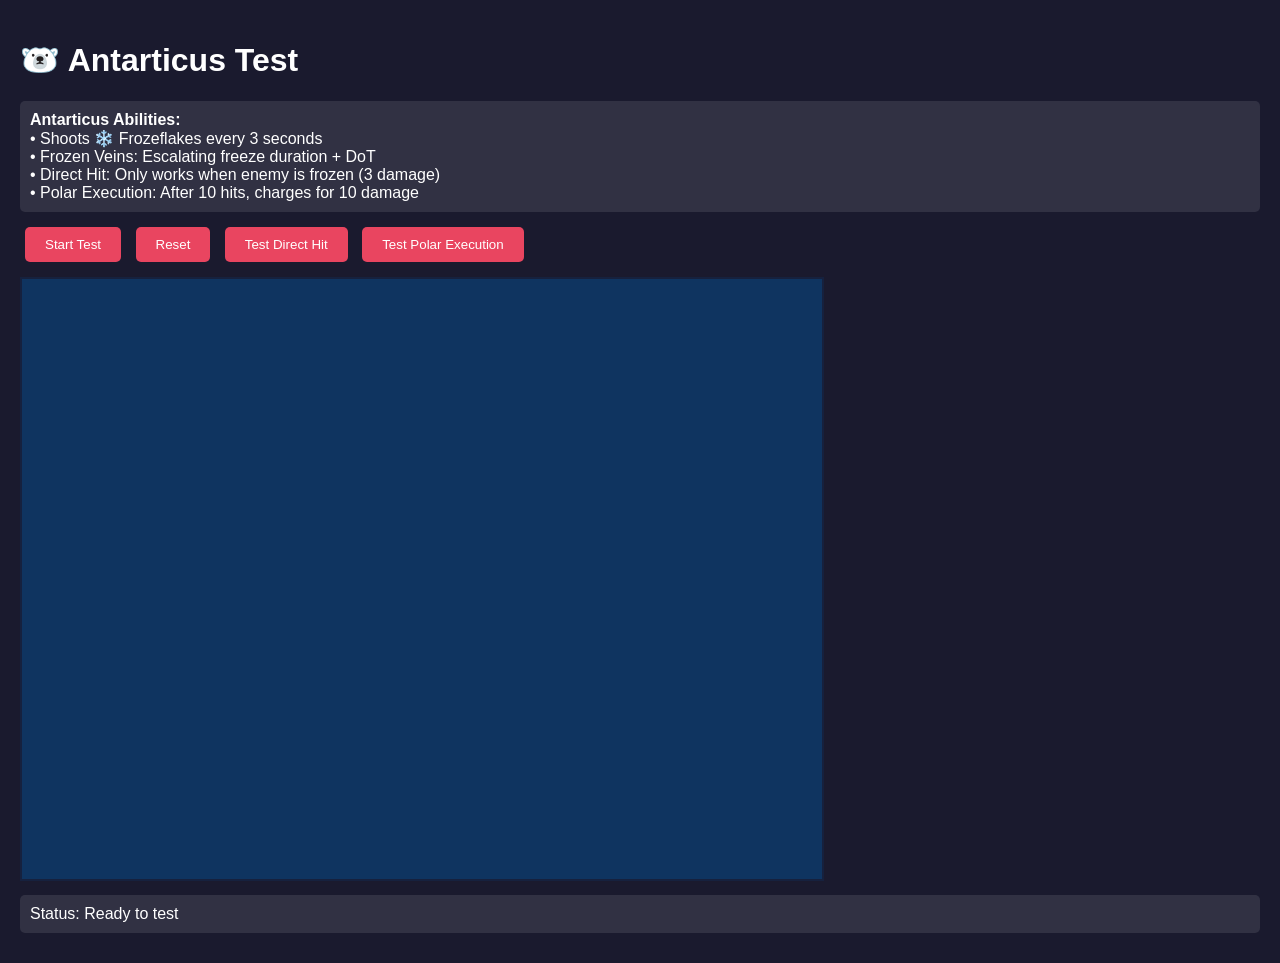
<file: test_antarticus.html>
<!DOCTYPE html>
<html lang="en">
<head>
    <meta charset="UTF-8">
    <meta name="viewport" content="width=device-width, initial-scale=1.0">
    <title>Antarticus Test</title>
    <style>
        body {
            margin: 0;
            padding: 20px;
            background: #1a1a2e;
            color: white;
            font-family: Arial, sans-serif;
        }
        
        canvas {
            border: 2px solid #16213e;
            background: #0f3460;
        }
        
        .controls {
            margin: 10px 0;
        }
        
        button {
            padding: 10px 20px;
            margin: 5px;
            background: #e94560;
            color: white;
            border: none;
            border-radius: 5px;
            cursor: pointer;
        }
        
        button:hover {
            background: #c73650;
        }
        
        .info {
            margin: 10px 0;
            padding: 10px;
            background: rgba(255,255,255,0.1);
            border-radius: 5px;
        }

        .frozen {
            filter: brightness(0.7) sepia(1) hue-rotate(180deg) saturate(2);
            animation: freeze-pulse 0.5s ease-in-out infinite alternate;
        }

        @keyframes freeze-pulse {
            from { transform: scale(1); }
            to { transform: scale(1.05); }
        }

        .polar-execution-charging {
            animation: polar-charge 0.3s ease-in-out infinite alternate;
            filter: brightness(1.5) contrast(1.2);
        }

        @keyframes polar-charge {
            from { 
                transform: scale(1) rotate(0deg);
                filter: brightness(1.5) hue-rotate(180deg);
            }
            to { 
                transform: scale(1.1) rotate(5deg);
                filter: brightness(2) hue-rotate(200deg);
            }
        }

        .polar-execution-success {
            animation: polar-success 0.5s ease-out;
            filter: brightness(3) saturate(2);
        }

        @keyframes polar-success {
            0% { 
                transform: scale(1.5) rotate(0deg);
                filter: brightness(3) hue-rotate(270deg);
            }
            50% { 
                transform: scale(2) rotate(180deg);
                filter: brightness(4) hue-rotate(290deg);
            }
            100% { 
                transform: scale(1) rotate(360deg);
                filter: brightness(1);
            }
        }
    </style>
</head>
<body>
    <h1>🐻‍❄️ Antarticus Test</h1>
    
    <div class="info">
        <strong>Antarticus Abilities:</strong><br>
        • Shoots ❄️ Frozeflakes every 3 seconds<br>
        • Frozen Veins: Escalating freeze duration + DoT<br>
        • Direct Hit: Only works when enemy is frozen (3 damage)<br>
        • Polar Execution: After 10 hits, charges for 10 damage
    </div>
    
    <div class="controls">
        <button onclick="startTest()">Start Test</button>
        <button onclick="resetTest()">Reset</button>
        <button onclick="testDirectHit()">Test Direct Hit</button>
        <button onclick="testPolarExecution()">Test Polar Execution</button>
    </div>
    
    <canvas id="gameCanvas" width="800" height="600"></canvas>
    
    <div id="status" class="info">
        Status: Ready to test
    </div>

    <script src="antarticus.js"></script>
    <script>
        const canvas = document.getElementById('gameCanvas');
        const ctx = canvas.getContext('2d');
        const statusDiv = document.getElementById('status');
        
        let antarticus = null;
        let enemy = null;
        let projectiles = [];
        let gameRunning = false;
        
        // Simple Audio Manager
        class AudioManager {
            constructor() {
                this.audioContext = null;
                this.initAudio();
            }
            
            initAudio() {
                try {
                    this.audioContext = new (window.AudioContext || window.webkitAudioContext)();
                } catch(e) {
                    console.warn('Audio not supported');
                }
            }
            
            playTone(frequency, duration, volume = 0.1) {
                if (!this.audioContext) return;
                
                const oscillator = this.audioContext.createOscillator();
                const gainNode = this.audioContext.createGain();
                
                oscillator.connect(gainNode);
                gainNode.connect(this.audioContext.destination);
                
                oscillator.frequency.setValueAtTime(frequency, this.audioContext.currentTime);
                oscillator.type = 'sine';
                
                gainNode.gain.setValueAtTime(volume, this.audioContext.currentTime);
                gainNode.gain.exponentialRampToValueAtTime(0.01, this.audioContext.currentTime + duration);
                
                oscillator.start(this.audioContext.currentTime);
                oscillator.stop(this.audioContext.currentTime + duration);
            }
            
            shoot() { this.playTone(440, 0.1); }
            hit() { this.playTone(220, 0.2); }
            ability() { this.playTone(660, 0.3); }
            bounce() { this.playTone(330, 0.1); }
            death() { this.playTone(110, 0.5); }
        }
        
        const audio = new AudioManager();
        
        // Simple Character Class
        class TestCharacter {
            constructor(emoji, x, y) {
                this.emoji = emoji;
                this.x = x;
                this.y = y;
                this.vx = (Math.random() * 2 - 1) * 2;
                this.vy = (Math.random() * 2 - 1) * 2;
                this.size = 20;
                this.hp = emoji === "🐻‍❄️" ? 95 : 80; // Antarticus vs Enemy
                this.maxHp = this.hp;
                this.isDead = false;
                this.isFrozen = false;
                this.frozenUntil = 0;
                this.element = { classList: { add: () => {}, remove: () => {} } };
                this.abilityData = {};
                this.statusEffects = new Map();
                this.lastAbilityTime = 0;
                
                if (emoji === "🐻‍❄️") {
                    AntarticusModule.initializeAbilities(this);
                }
            }
            
            update() {
                const currentTime = Date.now();
                
                // Handle freeze effect
                if (this.isFrozen && currentTime < this.frozenUntil) {
                    return; // Can't move while frozen
                }
                if (this.isFrozen && currentTime >= this.frozenUntil) {
                    this.isFrozen = false;
                    console.log(`${this.emoji} is no longer frozen`);
                }
                
                // Movement
                this.x += this.vx;
                this.y += this.vy;
                
                // Boundary checking
                if (this.x <= this.size || this.x >= canvas.width - this.size) {
                    this.vx = -this.vx;
                    this.x = Math.max(this.size, Math.min(canvas.width - this.size, this.x));
                }
                if (this.y <= this.size || this.y >= canvas.height - this.size) {
                    this.vy = -this.vy;
                    this.y = Math.max(this.size, Math.min(canvas.height - this.size, this.y));
                }
                
                // Abilities for Antarticus
                if (this.emoji === "🐻‍❄️") {
                    AntarticusModule.handleAbilities(this);
                }
            }
            
            draw(ctx) {
                ctx.save();
                ctx.font = `${this.size}px Arial`;
                ctx.textAlign = 'center';
                ctx.textBaseline = 'middle';
                
                // Frozen effect
                if (this.isFrozen) {
                    ctx.filter = 'brightness(0.7) sepia(1) hue-rotate(180deg) saturate(2)';
                }
                
                ctx.fillText(this.emoji, this.x, this.y);
                
                // HP Bar
                ctx.restore();
                ctx.fillStyle = 'red';
                ctx.fillRect(this.x - 20, this.y - 30, 40, 4);
                ctx.fillStyle = 'green';
                ctx.fillRect(this.x - 20, this.y - 30, 40 * (this.hp / this.maxHp), 4);
                
                // Freeze indicator
                if (this.isFrozen) {
                    ctx.fillStyle = 'cyan';
                    ctx.font = '12px Arial';
                    ctx.fillText('FROZEN', this.x, this.y + 30);
                }
            }
            
            takeDamage(amount) {
                this.hp = Math.max(0, this.hp - amount);
                console.log(`${this.emoji} took ${amount} damage! HP: ${this.hp}/${this.maxHp}`);
                
                if (this.hp <= 0) {
                    this.isDead = true;
                    console.log(`${this.emoji} died!`);
                }
            }
            
            freeze(duration) {
                this.isFrozen = true;
                this.frozenUntil = Date.now() + duration;
                console.log(`${this.emoji} frozen for ${duration}ms`);
            }
            
            checkCollision(other) {
                const dx = this.x - other.x;
                const dy = this.y - other.y;
                const distance = Math.hypot(dx, dy);
                return distance < (this.size + other.size);
            }
        }
        
        // Simple Projectile Class
        class TestProjectile {
            constructor(x, y, vx, vy, emoji, type = '') {
                this.x = x;
                this.y = y;
                this.vx = vx;
                this.vy = vy;
                this.emoji = emoji;
                this.type = type;
                this.size = 10;
                this.bounces = 0;
                this.maxBounces = 5;
            }
            
            update() {
                this.x += this.vx;
                this.y += this.vy;
                
                // Boundary bouncing
                if (this.x <= this.size || this.x >= canvas.width - this.size) {
                    this.vx = -this.vx;
                    this.x = Math.max(this.size, Math.min(canvas.width - this.size, this.x));
                    this.bounces++;
                }
                if (this.y <= this.size || this.y >= canvas.height - this.size) {
                    this.vy = -this.vy;
                    this.y = Math.max(this.size, Math.min(canvas.height - this.size, this.y));
                    this.bounces++;
                }
                
                // Frozeflake-specific update
                if (this.type === "frozeflake") {
                    this.handleFrozeflakeUpdate();
                }
                
                return this.bounces < this.maxBounces;
            }
            
            handleFrozeflakeUpdate() {
                if (this.bounces >= 5) {
                    return false; // Should be removed
                }
                return true;
            }
            
            draw(ctx) {
                ctx.save();
                ctx.font = `${this.size}px Arial`;
                ctx.textAlign = 'center';
                ctx.textBaseline = 'middle';
                
                if (this.type === "frozeflake") {
                    ctx.shadowColor = "#87ceeb";
                    ctx.shadowBlur = 12;
                }
                
                ctx.fillText(this.emoji, this.x, this.y);
                ctx.restore();
            }
            
            checkCollision(character) {
                const dx = this.x - character.x;
                const dy = this.y - character.y;
                const distance = Math.hypot(dx, dy);
                return distance < (this.size + character.size);
            }
        }
        
        function startTest() {
            // Initialize characters
            antarticus = new TestCharacter("🐻‍❄️", 150, 300);
            enemy = new TestCharacter("👾", 650, 300);
            
            projectiles = [];
            gameRunning = true;
            
            // Start game loop
            gameLoop();
            
            statusDiv.innerHTML = "Test started! Antarticus should start shooting Frozeflakes...";
        }
        
        function resetTest() {
            gameRunning = false;
            antarticus = null;
            enemy = null;
            projectiles = [];
            
            // Reset module state
            if (window.AntarticusModule) {
                AntarticusModule.frozeflakeProjectiles = [];
            }
            
            ctx.clearRect(0, 0, canvas.width, canvas.height);
            statusDiv.innerHTML = "Test reset. Click Start Test to begin.";
        }
        
        function testDirectHit() {
            if (!antarticus || !enemy) {
                statusDiv.innerHTML = "Start test first!";
                return;
            }
            
            // Freeze enemy first
            enemy.freeze(5000);
            
            // Test direct hit
            setTimeout(() => {
                if (window.AntarticusModule) {
                    const handled = AntarticusModule.handleDirectHit(antarticus, enemy);
                    statusDiv.innerHTML = `Direct hit test: ${handled ? 'SUCCESS' : 'FAILED'} - Enemy frozen: ${enemy.isFrozen}`;
                }
            }, 100);
        }
        
        function testPolarExecution() {
            if (!antarticus || !enemy) {
                statusDiv.innerHTML = "Start test first!";
                return;
            }
            
            // Set hit count to 9 so next hit triggers execution
            if (antarticus.abilityData) {
                antarticus.abilityData.hitCount = 9;
                statusDiv.innerHTML = "Hit count set to 9. Next Frozeflake hit should trigger Polar Execution!";
            }
        }
        
        function gameLoop() {
            if (!gameRunning) return;
            
            // Clear canvas
            ctx.fillStyle = '#0f3460';
            ctx.fillRect(0, 0, canvas.width, canvas.height);
            
            // Update characters
            if (antarticus && !antarticus.isDead) {
                antarticus.update();
                antarticus.draw(ctx);
            }
            if (enemy && !enemy.isDead) {
                enemy.update();
                enemy.draw(ctx);
            }
            
            // Update projectiles
            projectiles = projectiles.filter(projectile => {
                const shouldKeep = projectile.update();
                if (shouldKeep) {
                    projectile.draw(ctx);
                    
                    // Check collisions with enemy
                    if (enemy && !enemy.isDead && projectile.checkCollision(enemy)) {
                        if (projectile.type === "frozeflake" && window.AntarticusModule) {
                            AntarticusModule.handleFrozeflakeHit(projectile, enemy);
                            return false; // Remove projectile
                        }
                    }
                    
                    return true;
                }
                return false;
            });
            
            // Draw status
            ctx.fillStyle = 'white';
            ctx.font = '14px Arial';
            ctx.fillText(`Antarticus HP: ${antarticus ? antarticus.hp : 0}`, 20, 30);
            ctx.fillText(`Enemy HP: ${enemy ? enemy.hp : 0}`, 20, 50);
            ctx.fillText(`Projectiles: ${projectiles.length}`, 20, 70);
            if (antarticus && antarticus.abilityData) {
                ctx.fillText(`Hit Count: ${antarticus.abilityData.hitCount || 0}/10`, 20, 90);
                ctx.fillText(`Direct Hit Enabled: ${antarticus.abilityData.canDirectHit || false}`, 20, 110);
            }
            
            requestAnimationFrame(gameLoop);
        }
        
        // Override projectile creation for testing
        window.createProjectile = function(x, y, vx, vy, emoji, type, data) {
            const projectile = new TestProjectile(x, y, vx, vy, emoji, type);
            if (data) {
                Object.assign(projectile, data);
            }
            projectiles.push(projectile);
            return projectile;
        };
        
        // Initialize audio on user interaction
        canvas.addEventListener('click', () => {
            if (audio.audioContext && audio.audioContext.state === 'suspended') {
                audio.audioContext.resume();
            }
        });
    </script>
</body>
</html>
</file>
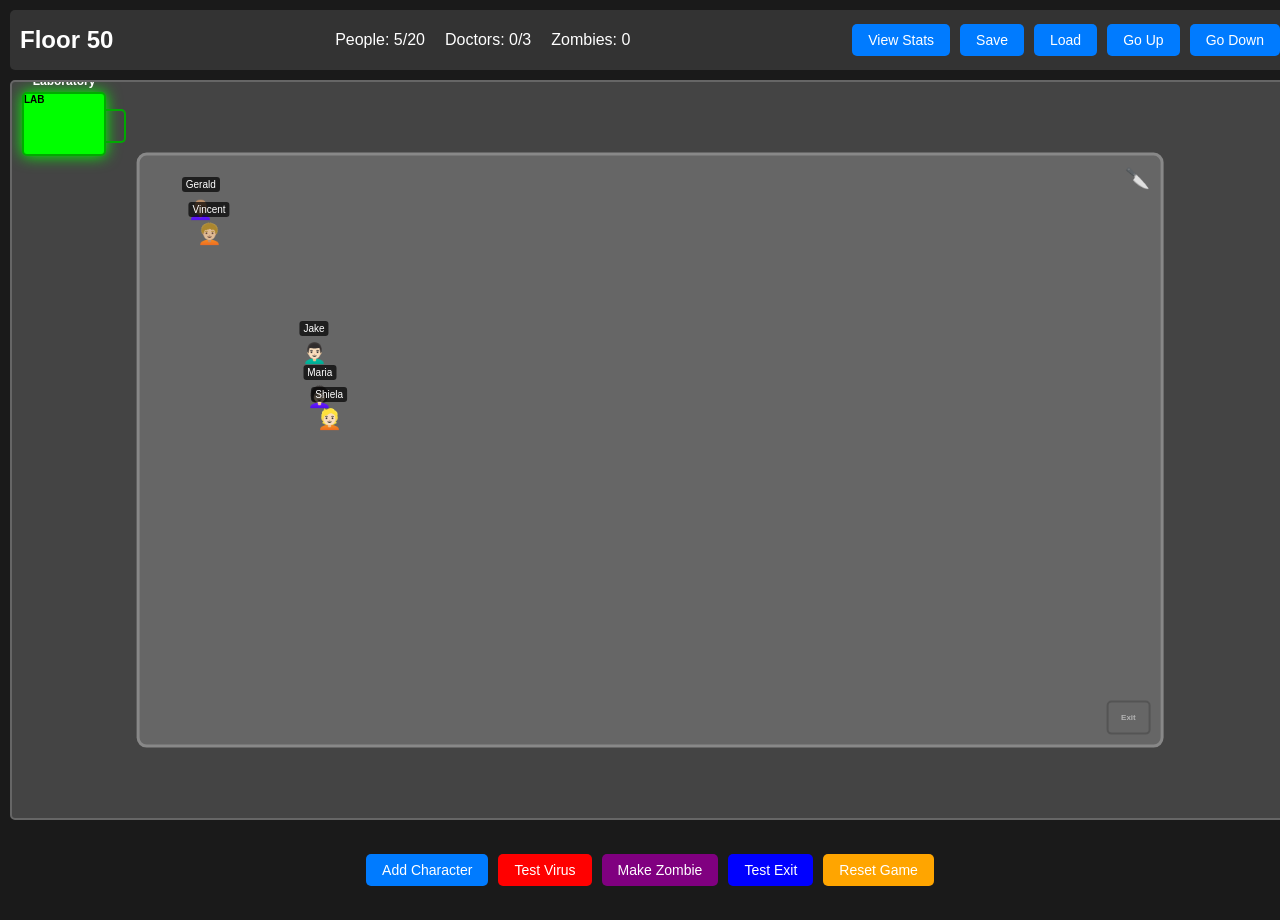
<file: zombie_survival_game.html>
<!DOCTYPE html>
<html lang="en">
<head>
    <meta charset="UTF-8">
    <meta name="viewport" content="width=device-width, initial-scale=1.0">
    <title>Zombie Survival Building Simulation</title>
    <style>
        body {
            margin: 0;
            padding: 10px;
            font-family: Arial, sans-serif;
            background: #1a1a1a;
            color: white;
            overflow: hidden;
        }

        .container {
            width: 100vw;
            height: 100vh;
            display: flex;
            flex-direction: column;
            position: relative;
        }

        .header {
            display: flex;
            justify-content: space-between;
            align-items: center;
            padding: 10px;
            background: #333;
            border-radius: 5px;
            margin-bottom: 10px;
            height: 60px;
            box-sizing: border-box;
        }

        .floor-info {
            font-size: 24px;
            font-weight: bold;
        }

        .stats {
            display: flex;
            gap: 20px;
            font-size: 16px;
        }

        .controls {
            display: flex;
            gap: 10px;
        }

        .game-area {
            flex: 1;
            position: relative;
            background: #444;
            border: 2px solid #666;
            border-radius: 5px;
            overflow: hidden;
        }

        .room {
            width: 80%;
            height: 80%;
            background: #666;
            border: 3px solid #888;
            position: absolute;
            top: 50%;
            left: 50%;
            transform: translate(-50%, -50%);
            border-radius: 10px;
        }

        .laboratory {
            width: 80px;
            height: 60px;
            background: #00ff00;
            border: 2px solid #00aa00;
            position: absolute;
            top: 10px;
            left: 10px;
            border-radius: 5px;
            display: flex;
            align-items: center;
            justify-content: center;
            font-size: 10px;
            color: black;
            font-weight: bold;
            transition: all 0.3s ease;
        }

        .laboratory.closed {
            background: #ff4444;
            border-color: #cc0000;
            color: white;
            opacity: 0.7;
        }

        .laboratory.open {
            background: #00ff00;
            border-color: #00aa00;
            color: black;
            box-shadow: 0 0 15px #00ff00;
            animation: labPulse 2s infinite;
        }

        @keyframes labPulse {
            0%, 100% { transform: scale(1); box-shadow: 0 0 15px #00ff00; }
            50% { transform: scale(1.05); box-shadow: 0 0 25px #00ff00; }
        }

        .lab-label {
            position: absolute;
            top: -20px;
            left: 50%;
            transform: translateX(-50%);
            font-size: 12px;
            color: white;
        }

        .lab-opening {
            width: 20px;
            height: 30px;
            background: transparent;
            border: 2px solid #00aa00;
            position: absolute;
            top: 15px;
            right: -22px;
            border-radius: 0 5px 5px 0;
            border-left: none;
        }

        .exit {
            width: 40px;
            height: 30px;
            background: #ff0000;
            border: 2px solid #aa0000;
            position: absolute;
            bottom: 10px;
            right: 10px;
            border-radius: 5px;
            display: flex;
            align-items: center;
            justify-content: center;
            font-size: 8px;
            color: white;
            font-weight: bold;
            transition: all 0.3s ease;
        }

        .exit.closed {
            background: #666;
            border-color: #444;
            opacity: 0.5;
        }

        .exit.open {
            background: #00ff00;
            border-color: #00aa00;
            box-shadow: 0 0 10px #00ff00;
            animation: pulse 1s infinite;
        }

        .exit-countdown {
            position: absolute;
            top: -25px;
            left: 50%;
            transform: translateX(-50%);
            background: rgba(255,255,255,0.9);
            color: red;
            padding: 2px 6px;
            border-radius: 3px;
            font-size: 12px;
            font-weight: bold;
        }

        @keyframes pulse {
            0%, 100% { transform: scale(1); }
            50% { transform: scale(1.1); }
        }

        .knife {
            position: absolute;
            top: 10px;
            right: 10px;
            font-size: 20px;
            cursor: pointer;
            z-index: 100;
        }

        .character {
            position: absolute;
            font-size: 20px;
            user-select: none;
            z-index: 10;
            transition: none;
        }

        .character-name {
            position: absolute;
            top: -20px;
            left: 50%;
            transform: translateX(-50%);
            font-size: 10px;
            color: white;
            white-space: nowrap;
            background: rgba(0,0,0,0.7);
            padding: 2px 4px;
            border-radius: 3px;
        }

        .virus {
            position: absolute;
            font-size: 24px;
            z-index: 15;
            background: rgba(255, 0, 0, 0.3);
            border-radius: 50%;
            padding: 2px;
        }

        .cure {
            position: absolute;
            font-size: 16px;
            z-index: 15;
        }

        .bottom-controls {
            margin-top: 10px;
            display: flex;
            gap: 10px;
            justify-content: center;
            flex-wrap: wrap;
            height: 80px;
            align-items: center;
        }

        button {
            padding: 8px 16px;
            background: #007bff;
            color: white;
            border: none;
            border-radius: 5px;
            cursor: pointer;
            font-size: 14px;
        }

        button:hover {
            background: #0056b3;
        }

        button:disabled {
            background: #666;
            cursor: not-allowed;
        }

        .modal {
            position: fixed;
            top: 0;
            left: 0;
            width: 100%;
            height: 100%;
            background: rgba(0,0,0,0.8);
            display: none;
            justify-content: center;
            align-items: center;
            z-index: 1000;
        }

        .modal-content {
            background: #333;
            padding: 20px;
            border-radius: 10px;
            text-align: center;
            max-width: 400px;
            width: 90%;
        }

        .choice-buttons {
            display: flex;
            gap: 10px;
            justify-content: center;
            margin: 10px 0;
            flex-wrap: wrap;
        }

        .choice-button {
            padding: 10px;
            background: #555;
            border: none;
            border-radius: 5px;
            color: white;
            cursor: pointer;
            font-size: 16px;
        }

        .choice-button:hover {
            background: #777;
        }

        input[type="text"] {
            padding: 8px;
            margin: 10px;
            border: 1px solid #666;
            border-radius: 5px;
            background: #555;
            color: white;
        }

        .notification {
            position: absolute;
            top: 10px;
            right: 10px;
            background: rgba(0,0,0,0.8);
            color: white;
            padding: 8px 12px;
            border-radius: 5px;
            font-size: 14px;
            font-weight: bold;
            z-index: 100;
            display: none;
            max-width: 250px;
            border: 1px solid #666;
        }

        .lockdown-notification {
            background: rgba(0,0,0,0.95) !important;
            color: #ff0000 !important;
            font-family: 'Courier New', monospace !important;
            font-size: 18px !important;
            border: 2px solid #ff0000 !important;
            box-shadow: 0 0 15px #ff0000 !important;
            animation: lockdownFlash 0.5s infinite !important;
            top: 50% !important;
            left: 50% !important;
            transform: translate(-50%, -50%) !important;
            right: auto !important;
        }

        @keyframes lockdownFlash {
            0%, 100% { 
                background: rgba(0,0,0,0.95);
                color: #ff0000;
            }
            50% { 
                background: rgba(50,0,0,0.95);
                color: #ffffff;
            }
        }

        .blinking {
            animation: blink 0.5s infinite;
        }

        @keyframes blink {
            0%, 50% { opacity: 1; }
            51%, 100% { opacity: 0.3; }
        }

        .survivors-list {
            max-height: 300px;
            overflow-y: auto;
            text-align: left;
        }

        .survivor-item {
            margin: 5px 0;
            padding: 5px;
            background: #555;
            border-radius: 3px;
        }

        .killer-name {
            color: red !important;
        }

        .character.killer::after {
            content: '🔪';
            position: absolute;
            right: -15px;
            top: 0;
            font-size: 16px;
        }

        @media (max-width: 768px) {
            .header {
                flex-direction: column;
                height: auto;
                padding: 5px;
            }
            
            .stats {
                font-size: 14px;
                gap: 10px;
            }
            
            .bottom-controls {
                height: 60px;
            }
            
            button {
                padding: 6px 12px;
                font-size: 12px;
            }
        }
    </style>
</head>
<body>
    <div class="container">
        <div class="header">
            <div class="floor-info">Floor <span id="current-floor">50</span></div>
            <div class="stats">
                <div>People: <span id="people-count">5</span>/20</div>
                <div>Doctors: <span id="doctors-count">0</span>/3</div>
                <div>Zombies: <span id="zombies-count">0</span></div>
            </div>
            <div class="controls">
                <button onclick="showSurvivorsModal()">View Stats</button>
                <button onclick="saveGame()">Save</button>
                <button onclick="loadGame()">Load</button>
                <button onclick="changeFloor(-1)" id="go-up">Go Up</button>
                <button onclick="changeFloor(1)" id="go-down">Go Down</button>
            </div>
        </div>

        <div class="game-area">
            <div class="laboratory open" id="laboratory" style="display: none;">
                <div class="lab-label">Laboratory</div>
                LAB
                <div class="lab-opening" id="lab-opening"></div>
            </div>
            <div class="room">
                <div class="exit closed" id="exit">
                    Exit
                    <div class="exit-countdown" id="exit-countdown" style="display: none;">20</div>
                </div>
                <div class="knife" id="knife">🔪</div>
            </div>
            <div class="notification" id="notification"></div>
        </div>

        <div class="bottom-controls">
            <button onclick="showAddCharacterModal()" id="add-character-btn">Add Character</button>
            <button onclick="startGame()" id="start-game-btn" style="display: none;">Start Game</button>
            <button onclick="releaseVirus()" id="test-virus-btn" style="background: red;">Test Virus</button>
            <button onclick="makeFirstZombie()" id="test-zombie-btn" style="background: purple;">Make Zombie</button>
            <button onclick="forceExitOpen()" id="test-exit-btn" style="background: blue;">Test Exit</button>
            <button onclick="resetGame()" id="reset-btn" style="background: orange;">Reset Game</button>
        </div>
    </div>

    <!-- Add Character Modal -->
    <div class="modal" id="add-character-modal">
        <div class="modal-content">
            <h3>Add Character</h3>
            <div class="choice-buttons">
                <button class="choice-button" onclick="selectCharacterType('civilian')">Civilian</button>
                <button class="choice-button" onclick="selectCharacterType('doctor')">Doctor</button>
            </div>
            <div id="character-choices" style="display: none;">
                <div class="choice-buttons" id="choice-buttons"></div>
                <input type="text" id="character-name-input" placeholder="Enter character name" maxlength="10">
                <br>
                <button onclick="addCharacter()">Add</button>
                <button onclick="closeModal()">Cancel</button>
            </div>
        </div>
    </div>

    <!-- Start Game Modal -->
    <div class="modal" id="start-game-modal">
        <div class="modal-content">
            <h3>All characters filled!</h3>
            <p>Ready to start the survival simulation?</p>
            <button onclick="confirmStartGame()">Start</button>
        </div>
    </div>

    <!-- Survivors Modal -->
    <div class="modal" id="survivors-modal">
        <div class="modal-content">
            <h3>Game Statistics</h3>
            <div class="survivors-list" id="survivors-content"></div>
            <button onclick="closeSurvivorsModal()">Close</button>
        </div>
    </div>

    <script>
        // Game state
        let gameState = {
            currentFloor: 50,
            gameStarted: false,
            characters: [],
            gameObjects: [],
            stats: {
                survivors: [],
                doctors: [],
                killers: [],
                deaths: []
            },
            timers: {},
            exitOpen: false,
            exitOpeningScheduled: false,
            labOpen: true,
            virusReleased: false,
            cureInProgress: false,
            cureTimer: 0,
            requiredCureTime: 0
        };

        // Character types and emojis
        const characterEmojis = {
            civilian: {
                A: '👱🏻',
                B: '👱🏻‍♀️', 
                C: '👱🏻‍♂️'
            },
            doctor: {
                A: '🧑🏻‍⚕️',
                B: '👩🏻‍⚕️',
                C: '👨🏻‍⚕️'
            },
            zombie: {
                A: '🧟',
                B: '🧟‍♀️',
                C: '🧟‍♂️'
            }
        };

        // Initial NPCs
        const initialNPCs = [
            { emoji: '👩🏽‍🦲', name: 'Gerald', type: 'civilian', zombieType: 'C' },
            { emoji: '🧑🏼‍🦱', name: 'Vincent', type: 'civilian', zombieType: 'A' },
            { emoji: '👨🏻‍🦱', name: 'Jake', type: 'civilian', zombieType: 'C' },
            { emoji: '👩🏻‍🦱', name: 'Maria', type: 'civilian', zombieType: 'B' },
            { emoji: '👱🏻', name: 'Shiela', type: 'civilian', zombieType: 'A' }
        ];

        // Sound effects
        const sounds = {
            zombieHit: () => playSound(200, 0.1),
            kill: () => playSound(150, 0.2),
            cure: () => playSound(400, 0.3),
            exit: () => playSound(300, 0.2),
            cureComplete: () => playSound(500, 0.5),
            transform: () => playSound(100, 0.3),
            labOpen: () => playSound(600, 0.4),
            labClose: () => playSound(250, 0.4),
            exitOpen: () => playSound(700, 0.6),
            exitClose: () => playSound(200, 0.6)
        };

        function playSound(frequency, duration) {
            try {
                const audioContext = new (window.AudioContext || window.webkitAudioContext)();
                const oscillator = audioContext.createOscillator();
                const gainNode = audioContext.createGain();
                
                oscillator.connect(gainNode);
                gainNode.connect(audioContext.destination);
                
                oscillator.frequency.value = frequency;
                oscillator.type = 'square';
                
                gainNode.gain.setValueAtTime(0.1, audioContext.currentTime);
                gainNode.gain.exponentialRampToValueAtTime(0.01, audioContext.currentTime + duration);
                
                oscillator.start();
                oscillator.stop(audioContext.currentTime + duration);
            } catch (e) {
                console.log('Audio not supported');
            }
        }

        // Physics and movement
        class PhysicsObject {
            constructor(x, y, element) {
                this.x = x;
                this.y = y;
                this.vx = (Math.random() - 0.5) * 4;
                this.vy = (Math.random() - 0.5) * 4;
                this.element = element;
                this.width = 20;
                this.height = 20;
                this.friction = 0.995; // Less friction to maintain movement longer
                this.speed = 1;
            }

            update() {
                this.x += this.vx * this.speed;
                this.y += this.vy * this.speed;

                // Bounce off walls
                const room = document.querySelector('.room');
                const roomRect = room.getBoundingClientRect();
                const gameRect = document.querySelector('.game-area').getBoundingClientRect();
                
                const roomLeft = roomRect.left - gameRect.left + 10;
                const roomRight = roomRect.right - gameRect.left - 30;
                const roomTop = roomRect.top - gameRect.top + 10;
                const roomBottom = roomRect.bottom - gameRect.top - 30;

                if (this.x <= roomLeft || this.x >= roomRight) {
                    this.vx *= -1;
                    this.x = Math.max(roomLeft, Math.min(roomRight, this.x));
                }
                if (this.y <= roomTop || this.y >= roomBottom) {
                    this.vy *= -1;
                    this.y = Math.max(roomTop, Math.min(roomBottom, this.y));
                }

                // Apply friction
                this.vx *= this.friction;
                this.vy *= this.friction;

                // Maintain minimum speed for constant movement
                const currentSpeed = Math.sqrt(this.vx * this.vx + this.vy * this.vy);
                const minSpeed = 0.5;
                
                if (currentSpeed < minSpeed) {
                    // Boost velocity to maintain movement
                    const angle = Math.random() * Math.PI * 2;
                    this.vx = Math.cos(angle) * minSpeed;
                    this.vy = Math.sin(angle) * minSpeed;
                }

                // Update element position
                this.element.style.left = this.x + 'px';
                this.element.style.top = this.y + 'px';
            }

            checkCollision(other) {
                const dx = this.x - other.x;
                const dy = this.y - other.y;
                const distance = Math.sqrt(dx * dx + dy * dy);
                return distance < 35; // Increased collision distance
            }
        }

        // Character class
        class Character extends PhysicsObject {
            constructor(x, y, emoji, name, type, zombieType) {
                const element = document.createElement('div');
                element.className = 'character';
                element.innerHTML = `
                    <div class="character-name">${name}</div>
                    ${emoji}
                `;
                document.querySelector('.game-area').appendChild(element);
                
                super(x, y, element);
                this.emoji = emoji;
                this.name = name;
                this.type = type;
                this.zombieType = zombieType;
                this.isZombie = false;
                this.isInfected = false;
                this.infectionTimer = 0;
                this.isKiller = false;
                this.isCrazyKiller = false;
                this.hasCure = false;
                this.inLab = false;
            }

            becomeZombie() {
                if (this.isZombie) return;
                
                // Update doctor stats if this is a doctor
                if (this.type === 'doctor') {
                    const doctorStat = gameState.stats.doctors.find(d => d.name === this.name);
                    if (doctorStat) {
                        doctorStat.status = 'zombie';
                        doctorStat.success = 'failed';
                    }
                }
                
                this.isZombie = true;
                this.isInfected = false;
                this.element.innerHTML = `
                    <div class="character-name">${this.name}</div>
                    ${characterEmojis.zombie[this.zombieType]}
                `;
                this.element.classList.remove('blinking');
                sounds.transform();
                updateStats();
                
                if (this.isKiller) {
                    this.dropKnife();
                }
                if (this.hasCure) {
                    this.dropCure();
                }
            }

            becomeHuman() {
                if (!this.isZombie) return;
                
                this.isZombie = false;
                this.element.innerHTML = `
                    <div class="character-name">${this.name}</div>
                    ${this.emoji}
                `;
                sounds.cure();
                updateStats();
            }

            startInfection() {
                if (this.isZombie || this.isInfected) return;
                
                this.isInfected = true;
                this.infectionTimer = 5;
                this.element.classList.add('blinking');
                sounds.zombieHit();
                
                const countdown = setInterval(() => {
                    this.infectionTimer--;
                    if (this.infectionTimer <= 0) {
                        clearInterval(countdown);
                        this.becomeZombie();
                    }
                }, 1000);
            }

            becomeKiller() {
                this.isKiller = true;
                this.element.classList.add('killer');
                gameState.stats.killers.push({
                    name: this.name,
                    zombiesKilled: 0,
                    humansKilled: 0,
                    isZombie: false
                });
                showNotification(`🔪 ${this.name} became the killer!`);
            }

            becomeCrazyKiller() {
                this.isCrazyKiller = true;
            }

            dropKnife() {
                this.isKiller = false;
                this.isCrazyKiller = false;
                this.element.classList.remove('killer');
                const knife = document.getElementById('knife');
                knife.style.display = 'block';
                knife.style.left = this.x + 'px';
                knife.style.top = this.y + 'px';
            }

            dropCure() {
                this.hasCure = false;
                createCure(this.x, this.y);
            }

            kill(killerName = null) {
                sounds.kill();
                
                // Update doctor stats if this is a doctor
                if (this.type === 'doctor') {
                    const doctorStat = gameState.stats.doctors.find(d => d.name === this.name);
                    if (doctorStat && doctorStat.success === 'none') {
                        doctorStat.success = 'failed';
                    }
                }
                
                // Track death
                gameState.stats.deaths.push({
                    name: this.name,
                    type: this.type,
                    status: this.isZombie ? 'zombie' : (this.isKiller ? 'killer' : 'human'),
                    killedBy: killerName,
                    floor: gameState.currentFloor
                });
                
                // Show kill notification
                if (killerName) {
                    showNotification(`💀 ${killerName} killed ${this.name}!`);
                }
                
                this.element.remove();
                const index = gameState.characters.indexOf(this);
                if (index > -1) {
                    gameState.characters.splice(index, 1);
                }
                updateStats();
            }

            exitFloor() {
                sounds.exit();
                
                // Add to survivors list
                gameState.stats.survivors.push({
                    name: this.name,
                    floor: gameState.currentFloor - 1,
                    status: this.isZombie ? 'zombie' : (this.isKiller ? 'killer' : (this.type === 'doctor' ? 'doctor' : 'civilian'))
                });

                // Save character for next floor (one floor below)
                const nextFloor = gameState.currentFloor - 1;
                if (nextFloor >= 1) {
                    const nextFloorData = {
                        emoji: this.isZombie ? characterEmojis.zombie[this.zombieType] : this.emoji,
                        name: this.name,
                        type: this.type,
                        zombieType: this.zombieType,
                        isZombie: this.isZombie,
                        isKiller: this.isKiller,
                        isCrazyKiller: this.isCrazyKiller,
                        hasCure: this.hasCure
                    };
                    
                    let nextFloorChars = JSON.parse(localStorage.getItem(`floor_${nextFloor}_characters`) || '[]');
                    nextFloorChars.push(nextFloorData);
                    localStorage.setItem(`floor_${nextFloor}_characters`, JSON.stringify(nextFloorChars));
                }

                this.element.remove();
                const index = gameState.characters.indexOf(this);
                if (index > -1) {
                    gameState.characters.splice(index, 1);
                }
                updateStats();
            }
        }

        // Virus class
        class Virus extends PhysicsObject {
            constructor(x, y) {
                const element = document.createElement('div');
                element.className = 'virus';
                element.innerHTML = '🦠';
                document.querySelector('.game-area').appendChild(element);
                
                super(x, y, element);
                this.speed = 1.5;
                // Give it initial velocity to move out of lab
                this.vx = 2;
                this.vy = 1;
            }

            checkCollisionWithCharacters() {
                for (let character of gameState.characters) {
                    if (this.checkCollision(character) && !character.isZombie) {
                        character.startInfection();
                        this.element.remove();
                        const index = gameState.gameObjects.indexOf(this);
                        if (index > -1) {
                            gameState.gameObjects.splice(index, 1);
                        }
                        return;
                    }
                }
            }
        }

        // Cure class
        class Cure extends PhysicsObject {
            constructor(x, y) {
                const element = document.createElement('div');
                element.className = 'cure';
                element.innerHTML = '🧪';
                document.querySelector('.game-area').appendChild(element);
                
                super(x, y, element);
                this.speed = 0.3;
            }

            checkCollisionWithCharacters() {
                for (let character of gameState.characters) {
                    if (this.checkCollision(character) && !character.isZombie && character.type === 'civilian') {
                        character.hasCure = true;
                        this.element.remove();
                        const index = gameState.gameObjects.indexOf(this);
                        if (index > -1) {
                            gameState.gameObjects.splice(index, 1);
                        }
                        return;
                    }
                }
            }
        }

        // Initialize game
        function initGame() {
            updateFloorDisplay();
            loadCharactersForFloor();
            if (gameState.characters.length === 0) {
                addInitialNPCs();
            }
            updateStats();
            
            // Start character movement immediately
            startCharacterMovement();
            
            // Set up knife collision detection (not click)
            checkKnifePickup();
        }

        function checkKnifePickup() {
            function knifePickupLoop() {
                const knife = document.getElementById('knife');
                if (knife.style.display !== 'none') {
                    const knifeRect = knife.getBoundingClientRect();
                    const gameRect = document.querySelector('.game-area').getBoundingClientRect();
                    
                    const knifeX = knifeRect.left - gameRect.left;
                    const knifeY = knifeRect.top - gameRect.top;
                    
                    // Check collision with characters
                    for (let character of gameState.characters) {
                        if (!character.isZombie && !character.isKiller && character.type === 'civilian') {
                            const distance = Math.sqrt(
                                Math.pow(character.x - knifeX, 2) + 
                                Math.pow(character.y - knifeY, 2)
                            );
                            
                            if (distance < 30) {
                                character.becomeKiller();
                                knife.style.display = 'none';
                                break;
                            }
                        }
                    }
                }
                
                requestAnimationFrame(knifePickupLoop);
            }
            
            knifePickupLoop();
        }

        function addInitialNPCs() {
            const room = document.querySelector('.room');
            const roomRect = room.getBoundingClientRect();
            const gameRect = document.querySelector('.game-area').getBoundingClientRect();
            
            initialNPCs.forEach((npc, index) => {
                const x = (roomRect.left - gameRect.left) + 50 + (index * 40);
                const y = (roomRect.top - gameRect.top) + 50 + (index * 30);
                
                const character = new Character(x, y, npc.emoji, npc.name, npc.type, npc.zombieType);
                gameState.characters.push(character);
            });
        }

        function startCharacterMovement() {
            console.log('Starting character movement for', gameState.characters.length, 'characters');
            
            // Start the movement loop for all characters
            function movementLoop() {
                // Update all characters
                gameState.characters.forEach(char => {
                    char.update();
                });
                
                // Update game objects (including virus)
                gameState.gameObjects.forEach(obj => {
                    obj.update();
                    if (obj instanceof Virus) {
                        obj.checkCollisionWithCharacters();
                    } else if (obj instanceof Cure) {
                        obj.checkCollisionWithCharacters();
                    }
                });
                
                // Check character collisions (bouncing off each other)
                for (let i = 0; i < gameState.characters.length; i++) {
                    for (let j = i + 1; j < gameState.characters.length; j++) {
                        const char1 = gameState.characters[i];
                        const char2 = gameState.characters[j];
                        
                        if (char1.checkCollision(char2)) {
                            // Simple bounce - just reverse velocities
                            const tempVx = char1.vx;
                            const tempVy = char1.vy;
                            char1.vx = char2.vx;
                            char1.vy = char2.vy;
                            char2.vx = tempVx;
                            char2.vy = tempVy;
                            
                            // Separate characters to prevent sticking
                            const dx = char1.x - char2.x;
                            const dy = char1.y - char2.y;
                            const distance = Math.sqrt(dx * dx + dy * dy);
                            if (distance > 0) {
                                const normalX = dx / distance;
                                const normalY = dy / distance;
                                const overlap = 25 - distance;
                                char1.x += normalX * overlap * 0.5;
                                char1.y += normalY * overlap * 0.5;
                                char2.x -= normalX * overlap * 0.5;
                                char2.y -= normalY * overlap * 0.5;
                            }
                        }
                    }
                }
                
                // Check game interactions if game has started
                if (gameState.gameStarted) {
                    checkZombieInfections();
                    checkCureInteractions();
                    checkKillerInteractions();
                    checkLabInteractions();
                    checkExitInteractions();
                    checkWinConditions();
                } else {
                    // Still check zombie infections even before game starts
                    checkZombieInfections();
                }
                
                requestAnimationFrame(movementLoop);
            }
            
            movementLoop();
        }

        function updateFloorDisplay() {
            document.getElementById('current-floor').textContent = gameState.currentFloor;
            
            // Show lab only on specific floors
            const hasLab = [50, 40, 30, 20, 10].includes(gameState.currentFloor);
            document.getElementById('laboratory').style.display = hasLab ? 'block' : 'none';
        }

        function updateStats() {
            const people = gameState.characters.length;
            const doctors = gameState.characters.filter(c => c.type === 'doctor' && !c.isZombie).length;
            const zombies = gameState.characters.filter(c => c.isZombie).length;
            
            document.getElementById('people-count').textContent = people;
            document.getElementById('doctors-count').textContent = doctors;
            document.getElementById('zombies-count').textContent = zombies;
            
            // Show start button if at max capacity
            if (people >= 20) {
                document.getElementById('add-character-btn').style.display = 'none';
                document.getElementById('start-game-btn').style.display = 'block';
                showModal('start-game-modal');
            }
        }

        // Character addition system
        let selectedCharacterType = '';
        let selectedEmoji = '';

        function showAddCharacterModal() {
            if (gameState.characters.length >= 20) return;
            showModal('add-character-modal');
        }

        function selectCharacterType(type) {
            selectedCharacterType = type;
            
            const doctorCount = gameState.characters.filter(c => c.type === 'doctor').length;
            if (type === 'doctor' && doctorCount >= 3) {
                alert('Maximum doctors (3) already reached for this floor!');
                return;
            }
            
            const choicesDiv = document.getElementById('character-choices');
            const buttonsDiv = document.getElementById('choice-buttons');
            
            buttonsDiv.innerHTML = '';
            
            const choices = type === 'civilian' ? 
                [{ key: 'A', emoji: '👱🏻' }, { key: 'B', emoji: '👱🏻‍♀️' }, { key: 'C', emoji: '👱🏻‍♂️' }] :
                [{ key: 'A', emoji: '🧑🏻‍⚕️' }, { key: 'B', emoji: '👩🏻‍⚕️' }, { key: 'C', emoji: '👨🏻‍⚕️' }];
            
            choices.forEach(choice => {
                const button = document.createElement('button');
                button.className = 'choice-button';
                button.innerHTML = `${choice.key} ${choice.emoji}`;
                button.onclick = () => selectEmoji(choice.key, choice.emoji);
                buttonsDiv.appendChild(button);
            });
            
            choicesDiv.style.display = 'block';
        }

        function selectEmoji(key, emoji) {
            selectedEmoji = emoji;
            selectedEmojiKey = key;
        }

        function addCharacter() {
            const name = document.getElementById('character-name-input').value.trim();
            if (!name || !selectedEmoji) {
                alert('Please select a character type and enter a name!');
                return;
            }
            
            if (gameState.characters.length >= 20) {
                alert('Maximum characters reached!');
                return;
            }
            
            const room = document.querySelector('.room');
            const roomRect = room.getBoundingClientRect();
            const gameRect = document.querySelector('.game-area').getBoundingClientRect();
            
            const x = (roomRect.left - gameRect.left) + Math.random() * 200 + 50;
            const y = (roomRect.top - gameRect.top) + Math.random() * 150 + 50;
            
            const character = new Character(x, y, selectedEmoji, name, selectedCharacterType, selectedEmojiKey);
            gameState.characters.push(character);
            
            if (selectedCharacterType === 'doctor') {
                gameState.stats.doctors.push({
                    name: name,
                    status: 'human',
                    success: 'none'
                });
            }
            
            updateStats();
            closeModal();
            
            // Reset selections
            selectedCharacterType = '';
            selectedEmoji = '';
            document.getElementById('character-name-input').value = '';
        }

        // Game mechanics
        function startGame() {
            if (gameState.gameStarted) return;
            
            gameState.gameStarted = true;
            document.getElementById('add-character-btn').style.display = 'none';
            document.getElementById('start-game-btn').style.display = 'none';
            
            // Close lab initially
            gameState.labOpen = false;
            
            console.log('Game started! Virus will be released in 10 seconds...');
            showNotification('Game started! Virus will be released in 10 seconds...');
            
            // Release virus after 10 seconds
            setTimeout(() => {
                console.log('Releasing virus now...');
                releaseVirus();
            }, 10000);
            
            // Start checking for zombie infiltration immediately
            checkForZombieInfiltration();
            
            // Game loop is already running via startCharacterMovement
        }

        function confirmStartGame() {
            closeModal();
            startGame();
        }

        function releaseVirus() {
            const lab = document.getElementById('laboratory');
            if (lab.style.display === 'none') {
                console.log('Lab not visible, cannot release virus');
                return;
            }
            
            gameState.virusReleased = true;
            gameState.labOpen = true;
            
            // Position virus in the center of the game area for visibility
            const gameRect = document.querySelector('.game-area').getBoundingClientRect();
            const x = 200; // Fixed position for testing
            const y = 200; // Fixed position for testing
            
            console.log('Creating virus at:', x, y);
            const virus = new Virus(x, y);
            gameState.gameObjects.push(virus);
            
            console.log('Virus created! Total game objects:', gameState.gameObjects.length);
            showNotification('🦠 Virus released! Lab will reopen in 10 seconds...');
            
            // Close lab for 10 seconds with visual feedback
            gameState.labOpen = false;
            const labElement = document.getElementById('laboratory');
            labElement.classList.remove('open');
            labElement.classList.add('closed');
            sounds.labClose();
            
            setTimeout(() => {
                gameState.labOpen = true;
                labElement.classList.remove('closed');
                labElement.classList.add('open');
                sounds.labOpen();
                showNotification('🔬 The lab has been cleared!');
            }, 10000);
        }

        function checkForZombieInfiltration() {
            if (!gameState.gameStarted) {
                setTimeout(() => {
                    checkForZombieInfiltration();
                }, 1000);
                return;
            }
            
            const zombies = gameState.characters.filter(c => c.isZombie);
            if (zombies.length > 0) {
                console.log(`Checking for zombies: ${zombies.length} found, exitOpen: ${gameState.exitOpen}, exitOpeningScheduled: ${gameState.exitOpeningScheduled}`);
            }
            
            if (zombies.length > 0 && !gameState.exitOpen && !gameState.exitOpeningScheduled) {
                gameState.exitOpeningScheduled = true;
                console.log('First zombie detected! Exit will open in 20 seconds...');
                showNotification('⚠️ Zombie detected! Exit opening in 20 seconds...');
                
                // Start countdown
                const countdownElement = document.getElementById('exit-countdown');
                countdownElement.style.display = 'block';
                let countdown = 20;
                countdownElement.textContent = countdown;
                
                const countdownInterval = setInterval(() => {
                    countdown--;
                    countdownElement.textContent = countdown;
                    if (countdown <= 0) {
                        clearInterval(countdownInterval);
                        countdownElement.style.display = 'none';
                    }
                }, 1000);
                
                setTimeout(() => {
                    gameState.exitOpen = true;
                    const exitElement = document.getElementById('exit');
                    exitElement.classList.remove('closed');
                    exitElement.classList.add('open');
                    sounds.exitOpen();
                    showNotification('✅ The exit has been opened!');
                    
                    // Start closing countdown
                    countdownElement.style.display = 'block';
                    countdownElement.style.color = 'green';
                    let closeCountdown = 20;
                    countdownElement.textContent = closeCountdown;
                    
                    const closeCountdownInterval = setInterval(() => {
                        closeCountdown--;
                        countdownElement.textContent = closeCountdown;
                        if (closeCountdown <= 5) {
                            countdownElement.style.color = 'red';
                        }
                        if (closeCountdown <= 0) {
                            clearInterval(closeCountdownInterval);
                            countdownElement.style.display = 'none';
                        }
                    }, 1000);
                    
                    setTimeout(() => {
                        gameState.exitOpen = false;
                        exitElement.classList.remove('open');
                        exitElement.classList.add('closed');
                        sounds.exitClose();
                        showNotification('🔒 LOCKDOWN 🔒', true);
                    }, 20000);
                }, 20000);
            }
            
            setTimeout(() => {
                checkForZombieInfiltration();
            }, 1000);
        }

        function createCure(x, y) {
            const cure = new Cure(x, y);
            gameState.gameObjects.push(cure);
        }

        function checkLabInteractions() {
            if (!gameState.labOpen) return;
            
            const lab = document.getElementById('laboratory');
            if (lab.style.display === 'none') return;
            
            const labOpening = document.getElementById('lab-opening');
            const openingRect = labOpening.getBoundingClientRect();
            const gameRect = document.querySelector('.game-area').getBoundingClientRect();
            
            const openingX = openingRect.left - gameRect.left;
            const openingY = openingRect.top - gameRect.top;
            const openingWidth = openingRect.width;
            const openingHeight = openingRect.height;
            
            const labRect = lab.getBoundingClientRect();
            const labX = labRect.left - gameRect.left;
            const labY = labRect.top - gameRect.top;
            const labWidth = labRect.width;
            const labHeight = labRect.height;
            
            let doctorsInLab = 0;
            let civiliansInLab = 0;
            let zombiesInLab = 0;
            
            for (let character of gameState.characters) {
                // Check if character can enter lab through the opening
                const nearOpening = character.x >= openingX && character.x <= openingX + openingWidth &&
                                  character.y >= openingY && character.y <= openingY + openingHeight;
                
                const inLab = character.x >= labX && character.x <= labX + labWidth &&
                            character.y >= labY && character.y <= labY + labHeight;
                
                if (nearOpening && character.vx < 0) {
                    // Character is moving towards lab opening, allow entry
                    character.inLab = true;
                } else if (inLab) {
                    character.inLab = true;
                } else {
                    character.inLab = false;
                }
                
                if (character.inLab) {
                    if (character.type === 'doctor' && !character.isZombie) {
                        doctorsInLab++;
                    } else if (character.type === 'civilian' && !character.isZombie) {
                        civiliansInLab++;
                    } else if (character.isZombie) {
                        zombiesInLab++;
                    }
                }
            }
            
            // Handle cure creation
            if (doctorsInLab > 0 && !gameState.cureInProgress) {
                gameState.cureInProgress = true;
                gameState.requiredCureTime = doctorsInLab === 1 ? 15 : doctorsInLab === 2 ? 10 : 5;
                gameState.requiredCureTime += civiliansInLab * 5; // Civilians slow it down
                gameState.cureTimer = gameState.requiredCureTime;
            }
            
            if (gameState.cureInProgress) {
                if (doctorsInLab === 0) {
                    // Reset if no doctors in lab
                    gameState.cureInProgress = false;
                    gameState.cureTimer = 0;
                } else {
                    gameState.cureTimer -= 1/60; // Decrease by 1/60 second per frame
                    if (gameState.cureTimer <= 0) {
                        // Cure completed
                        gameState.cureInProgress = false;
                        sounds.cureComplete();
                        
                        // Give cure to a doctor in lab and mark as successful
                        for (let character of gameState.characters) {
                            if (character.inLab && character.type === 'doctor' && !character.isZombie) {
                                character.hasCure = true;
                                
                                // Mark doctor as successful
                                const doctorStat = gameState.stats.doctors.find(d => d.name === character.name);
                                if (doctorStat) {
                                    doctorStat.success = 'succeeded';
                                }
                                break;
                            }
                        }
                        
                        showNotification('Cure completed!');
                    }
                }
            }
            
            // Handle zombie infections in lab
            if (zombiesInLab > 0) {
                for (let character of gameState.characters) {
                    if (character.inLab && character.type === 'doctor' && !character.isZombie && !character.isInfected) {
                        character.startInfection();
                    }
                }
            }
        }

        function checkExitInteractions() {
            if (!gameState.exitOpen) return;
            
            const exit = document.getElementById('exit');
            const exitRect = exit.getBoundingClientRect();
            const gameRect = document.querySelector('.game-area').getBoundingClientRect();
            
            const exitX = exitRect.left - gameRect.left;
            const exitY = exitRect.top - gameRect.top;
            const exitWidth = exitRect.width;
            const exitHeight = exitRect.height;
            
            for (let i = gameState.characters.length - 1; i >= 0; i--) {
                const character = gameState.characters[i];
                
                if (character.x >= exitX && character.x <= exitX + exitWidth &&
                    character.y >= exitY && character.y <= exitY + exitHeight) {
                    character.exitFloor();
                }
            }
        }

        function checkZombieInfections() {
            // Check every zombie against every non-zombie
            const zombies = gameState.characters.filter(c => c.isZombie);
            const humans = gameState.characters.filter(c => !c.isZombie && !c.isInfected);
            
            for (let zombie of zombies) {
                for (let human of humans) {
                    const dx = zombie.x - human.x;
                    const dy = zombie.y - human.y;
                    const distance = Math.sqrt(dx * dx + dy * dy);
                    
                    if (distance < 40) { // Direct distance check
                        console.log(`INFECTION: ${zombie.name} (zombie) infected ${human.name} at distance ${distance.toFixed(1)}`);
                        human.startInfection();
                        showNotification(`🦠 ${human.name} got infected by ${zombie.name}!`);
                        break; // One infection per frame per zombie
                    }
                }
            }
        }

        function checkCureInteractions() {
            for (let i = 0; i < gameState.characters.length; i++) {
                for (let j = i + 1; j < gameState.characters.length; j++) {
                    const char1 = gameState.characters[i];
                    const char2 = gameState.characters[j];
                    
                    if (char1.checkCollision(char2)) {
                        // Cure interactions
                        if (char1.hasCure && char2.isZombie) {
                            handleCureInteraction(char1, char2);
                        } else if (char2.hasCure && char1.isZombie) {
                            handleCureInteraction(char2, char1);
                        }
                    }
                }
            }
        }

        function checkKillerInteractions() {
            for (let i = 0; i < gameState.characters.length; i++) {
                for (let j = i + 1; j < gameState.characters.length; j++) {
                    const char1 = gameState.characters[i];
                    const char2 = gameState.characters[j];
                    
                    if (char1.checkCollision(char2)) {
                        // Killer interactions
                        if (char1.isKiller && !char2.isKiller) {
                            handleKillerInteraction(char1, char2);
                        } else if (char2.isKiller && !char1.isKiller) {
                            handleKillerInteraction(char2, char1);
                        }
                    }
                }
            }
        }

        function handleCureInteraction(curer, zombie) {
            // Count nearby zombies
            let nearbyZombies = 0;
            for (let char of gameState.characters) {
                if (char.isZombie && curer.checkCollision(char)) {
                    nearbyZombies++;
                }
            }
            
            if (nearbyZombies > 1) {
                // Curer becomes zombie if more than one zombie attacks
                curer.startInfection();
                curer.hasCure = false;
            } else {
                // Cure the zombie
                zombie.becomeHuman();
                curer.hasCure = false;
            }
        }

        function handleKillerInteraction(killer, target) {
            // Count nearby zombies attacking killer (distance based)
            let zombiesAttacking = 0;
            for (let char of gameState.characters) {
                if (char.isZombie && char !== target) {
                    const dx = killer.x - char.x;
                    const dy = killer.y - char.y;
                    const distance = Math.sqrt(dx * dx + dy * dy);
                    if (distance < 40) {
                        zombiesAttacking++;
                    }
                }
            }
            
            console.log(`Killer ${killer.name} vs ${target.name}, zombies attacking: ${zombiesAttacking}`);
            
            if (target.isZombie && zombiesAttacking >= 2) {
                // Killer becomes zombie if attacked by 2+ zombies
                console.log(`${killer.name} overwhelmed by ${zombiesAttacking} zombies!`);
                killer.startInfection();
                killer.dropKnife();
            } else {
                // Killer can kill target
                let canKill = false;
                
                if (target.isZombie || target.isInfected) {
                    canKill = true;
                } else if (target.type === 'doctor') {
                    canKill = true;
                    if (!killer.isCrazyKiller) {
                        killer.becomeCrazyKiller();
                    }
                } else if (killer.isCrazyKiller) {
                    canKill = true;
                } else if (target.isKiller) {
                    canKill = true;
                }
                
                if (canKill) {
                    console.log(`${killer.name} killing ${target.name}`);
                    // Update killer stats
                    const killerStat = gameState.stats.killers.find(k => k.name === killer.name);
                    if (killerStat) {
                        if (target.isZombie) {
                            killerStat.zombiesKilled++;
                        } else {
                            killerStat.humansKilled++;
                        }
                    }
                    
                    target.kill(killer.name);
                }
            }
        }

        function checkWinConditions() {
            const zombies = gameState.characters.filter(c => c.isZombie);
            const killers = gameState.characters.filter(c => c.isKiller);
            const humans = gameState.characters.filter(c => !c.isZombie);
            
            if (zombies.length === 0 && killers.length > 0) {
                showNotification('The Killer has succeeded!');
            } else if (zombies.length === 0 && gameState.virusReleased) {
                showNotification('All zombies have been cured! The doctors won!');
            }
        }

        // Game loop is now handled by startCharacterMovement

        // Floor navigation
        function changeFloor(direction) {
            const newFloor = gameState.currentFloor + direction;
            if (newFloor < 1 || newFloor > 50) return;
            
            // Save current floor state
            saveFloorState();
            
            gameState.currentFloor = newFloor;
            
            // Clear current characters and objects
            gameState.characters.forEach(char => char.element.remove());
            gameState.gameObjects.forEach(obj => obj.element.remove());
            gameState.characters = [];
            gameState.gameObjects = [];
            
            // Load new floor
            loadCharactersForFloor();
            updateFloorDisplay();
            updateStats();
            
            gameState.gameStarted = false;
            document.getElementById('add-character-btn').style.display = 'block';
            document.getElementById('start-game-btn').style.display = 'none';
        }

        function saveFloorState() {
            const floorData = {
                characters: gameState.characters.map(char => ({
                    emoji: char.emoji,
                    name: char.name,
                    type: char.type,
                    zombieType: char.zombieType,
                    isZombie: char.isZombie,
                    isKiller: char.isKiller,
                    isCrazyKiller: char.isCrazyKiller,
                    hasCure: char.hasCure,
                    x: char.x,
                    y: char.y
                })),
                gameStarted: gameState.gameStarted
            };
            
            localStorage.setItem(`floor_${gameState.currentFloor}`, JSON.stringify(floorData));
        }

        function loadCharactersForFloor() {
            const floorData = JSON.parse(localStorage.getItem(`floor_${gameState.currentFloor}`) || '{}');
            
            if (floorData.characters) {
                floorData.characters.forEach(charData => {
                    const character = new Character(
                        charData.x || 100,
                        charData.y || 100,
                        charData.emoji,
                        charData.name,
                        charData.type,
                        charData.zombieType
                    );
                    
                    if (charData.isZombie) character.becomeZombie();
                    if (charData.isKiller) character.becomeKiller();
                    if (charData.isCrazyKiller) character.becomeCrazyKiller();
                    if (charData.hasCure) character.hasCure = true;
                    
                    gameState.characters.push(character);
                });
                
                gameState.gameStarted = floorData.gameStarted || false;
            }
            
            // Load characters that escaped from floor above
            const escapedChars = JSON.parse(localStorage.getItem(`floor_${gameState.currentFloor}_characters`) || '[]');
            if (escapedChars.length > 0) {
                setTimeout(() => {
                    escapedChars.forEach(charData => {
                        const x = 100 + Math.random() * 200;
                        const y = 100 + Math.random() * 150;
                        
                        const character = new Character(x, y, charData.emoji, charData.name, charData.type, charData.zombieType);
                        
                        if (charData.isZombie) character.becomeZombie();
                        if (charData.isKiller) character.becomeKiller();
                        if (charData.isCrazyKiller) character.becomeCrazyKiller();
                        if (charData.hasCure) character.hasCure = true;
                        
                        gameState.characters.push(character);
                    });
                    
                    // Clear the escaped characters list
                    localStorage.removeItem(`floor_${gameState.currentFloor}_characters`);
                    updateStats();
                }, 10000); // 10 seconds delay
            }
        }

        // Modal functions
        function showModal(modalId) {
            document.getElementById(modalId).style.display = 'flex';
        }

        function closeModal() {
            document.querySelectorAll('.modal').forEach(modal => {
                modal.style.display = 'none';
            });
        }

        function showNotification(message, isLockdown = false) {
            const notification = document.getElementById('notification');
            notification.textContent = message;
            notification.style.display = 'block';
            
            if (isLockdown) {
                notification.classList.add('lockdown-notification');
                setTimeout(() => {
                    notification.style.display = 'none';
                    notification.classList.remove('lockdown-notification');
                }, 5000); // Longer duration for lockdown
            } else {
                notification.classList.remove('lockdown-notification');
                setTimeout(() => {
                    notification.style.display = 'none';
                }, 3000);
            }
        }

        // Statistics
        function showSurvivorsModal() {
            const content = document.getElementById('survivors-content');
            content.innerHTML = `
                <h4>Survivors</h4>
                ${gameState.stats.survivors.length > 0 ? 
                    gameState.stats.survivors.map(s => `
                        <div class="survivor-item">${s.name} - Floor ${s.floor} (${s.status})</div>
                    `).join('') : '<div class="survivor-item">No survivors yet</div>'
                }
                
                <h4>Doctors</h4>
                ${gameState.stats.doctors.length > 0 ? 
                    gameState.stats.doctors.map(d => `
                        <div class="survivor-item">${d.name} - Status: ${d.status} - ${d.success === 'succeeded' ? '✅ Succeeded' : d.success === 'failed' ? '❌ Failed' : '⏳ In Progress'}</div>
                    `).join('') : '<div class="survivor-item">No doctors yet</div>'
                }
                
                <h4>Killers</h4>
                ${gameState.stats.killers.length > 0 ? 
                    gameState.stats.killers.map(k => `
                        <div class="survivor-item ${k.isZombie ? 'killer-name' : ''}">
                            ${k.name} - Zombies: ${k.zombiesKilled}, Humans: ${k.humansKilled}
                        </div>
                    `).join('') : '<div class="survivor-item">No killers yet</div>'
                }
                
                <h4>Deaths</h4>
                ${gameState.stats.deaths.length > 0 ? 
                    gameState.stats.deaths.map(d => `
                        <div class="survivor-item" style="color: #ff6666;">
                            💀 ${d.name} (${d.type}, ${d.status}) - Floor ${d.floor}
                            ${d.killedBy ? ` - Killed by ${d.killedBy}` : ''}
                        </div>
                    `).join('') : '<div class="survivor-item">No deaths yet</div>'
                }
            `;
            
            showModal('survivors-modal');
        }

        function closeSurvivorsModal() {
            closeModal();
        }

        // Save/Load functions
        function saveGame() {
            // First save current floor state
            saveFloorState();
            
            const saveData = {
                currentFloor: gameState.currentFloor,
                stats: gameState.stats,
                floors: {}
            };
            
            // Save all floor data
            for (let floor = 1; floor <= 50; floor++) {
                const floorData = localStorage.getItem(`floor_${floor}`);
                if (floorData) {
                    saveData.floors[floor] = JSON.parse(floorData);
                }
            }
            
            localStorage.setItem('zombieGameSave', JSON.stringify(saveData));
            showNotification('💾 Game saved!');
        }

        function loadGame() {
            const saveData = JSON.parse(localStorage.getItem('zombieGameSave') || '{}');
            
            if (Object.keys(saveData).length === 0) {
                showNotification('No save data found!');
                return;
            }
            
            // Load floor data
            Object.entries(saveData.floors || {}).forEach(([floor, data]) => {
                localStorage.setItem(`floor_${floor}`, JSON.stringify(data));
            });
            
            gameState.stats = saveData.stats || { survivors: [], doctors: [], killers: [], deaths: [] };
            
            if (saveData.currentFloor) {
                changeFloor(saveData.currentFloor - gameState.currentFloor);
            }
            
            showNotification('Game loaded!');
        }

        // Test function to make first character a zombie
        function makeFirstZombie() {
            if (gameState.characters.length > 0) {
                const firstChar = gameState.characters[0];
                if (!firstChar.isZombie) {
                    firstChar.becomeZombie();
                    console.log(`Made ${firstChar.name} a zombie for testing`);
                    showNotification(`🧟 ${firstChar.name} became a zombie!`);
                }
            }
        }

        // Test function to force exit opening
        function forceExitOpen() {
            if (!gameState.exitOpeningScheduled) {
                gameState.exitOpeningScheduled = true;
                console.log('Forcing exit opening sequence...');
                showNotification('🔧 Testing exit opening...');
                
                // Start countdown
                const countdownElement = document.getElementById('exit-countdown');
                countdownElement.style.display = 'block';
                countdownElement.style.color = 'red';
                let countdown = 5; // Shorter for testing
                countdownElement.textContent = countdown;
                
                const countdownInterval = setInterval(() => {
                    countdown--;
                    countdownElement.textContent = countdown;
                    if (countdown <= 0) {
                        clearInterval(countdownInterval);
                        countdownElement.style.display = 'none';
                    }
                }, 1000);
                
                setTimeout(() => {
                    gameState.exitOpen = true;
                    const exitElement = document.getElementById('exit');
                    exitElement.classList.remove('closed');
                    exitElement.classList.add('open');
                    sounds.exitOpen();
                    showNotification('✅ The exit has been opened!');
                    
                    // Start closing countdown
                    countdownElement.style.display = 'block';
                    countdownElement.style.color = 'green';
                    let closeCountdown = 10; // Shorter for testing
                    countdownElement.textContent = closeCountdown;
                    
                    const closeCountdownInterval = setInterval(() => {
                        closeCountdown--;
                        countdownElement.textContent = closeCountdown;
                        if (closeCountdown <= 3) {
                            countdownElement.style.color = 'red';
                        }
                        if (closeCountdown <= 0) {
                            clearInterval(closeCountdownInterval);
                            countdownElement.style.display = 'none';
                        }
                    }, 1000);
                    
                    setTimeout(() => {
                        gameState.exitOpen = false;
                        exitElement.classList.remove('open');
                        exitElement.classList.add('closed');
                        sounds.exitClose();
                        showNotification('🔒 LOCKDOWN 🔒', true);
                    }, 10000);
                }, 5000);
            }
        }

        // Reset game to initial state
        function resetGame() {
            if (confirm('Are you sure you want to reset the entire game? This will clear all progress!')) {
                // Clear all localStorage data
                for (let floor = 1; floor <= 50; floor++) {
                    localStorage.removeItem(`floor_${floor}`);
                    localStorage.removeItem(`floor_${floor}_characters`);
                }
                localStorage.removeItem('zombieGameSave');
                
                // Reset game state
                gameState = {
                    currentFloor: 50,
                    gameStarted: false,
                    characters: [],
                    gameObjects: [],
                    stats: {
                        survivors: [],
                        doctors: [],
                        killers: [],
                        deaths: []
                    },
                    timers: {},
                    exitOpen: false,
                    exitOpeningScheduled: false,
                    labOpen: true,
                    virusReleased: false,
                    cureInProgress: false,
                    cureTimer: 0,
                    requiredCureTime: 0
                };
                
                // Clear all characters from screen
                document.querySelectorAll('.character').forEach(char => char.remove());
                document.querySelectorAll('.virus').forEach(virus => virus.remove());
                document.querySelectorAll('.cure').forEach(cure => cure.remove());
                
                // Reset UI elements
                document.getElementById('add-character-btn').style.display = 'block';
                document.getElementById('start-game-btn').style.display = 'none';
                
                // Reset lab and exit states
                const lab = document.getElementById('laboratory');
                lab.classList.remove('closed');
                lab.classList.add('open');
                
                const exit = document.getElementById('exit');
                exit.classList.remove('open');
                exit.classList.add('closed');
                
                // Reset knife
                const knife = document.getElementById('knife');
                knife.style.display = 'block';
                knife.style.left = '';
                knife.style.top = '';
                
                // Reinitialize game
                initGame();
                
                showNotification('🔄 Game reset to initial state!');
            }
        }

        // Initialize game on page load
        window.addEventListener('load', initGame);
    </script>
</body>
</html>
</file>
